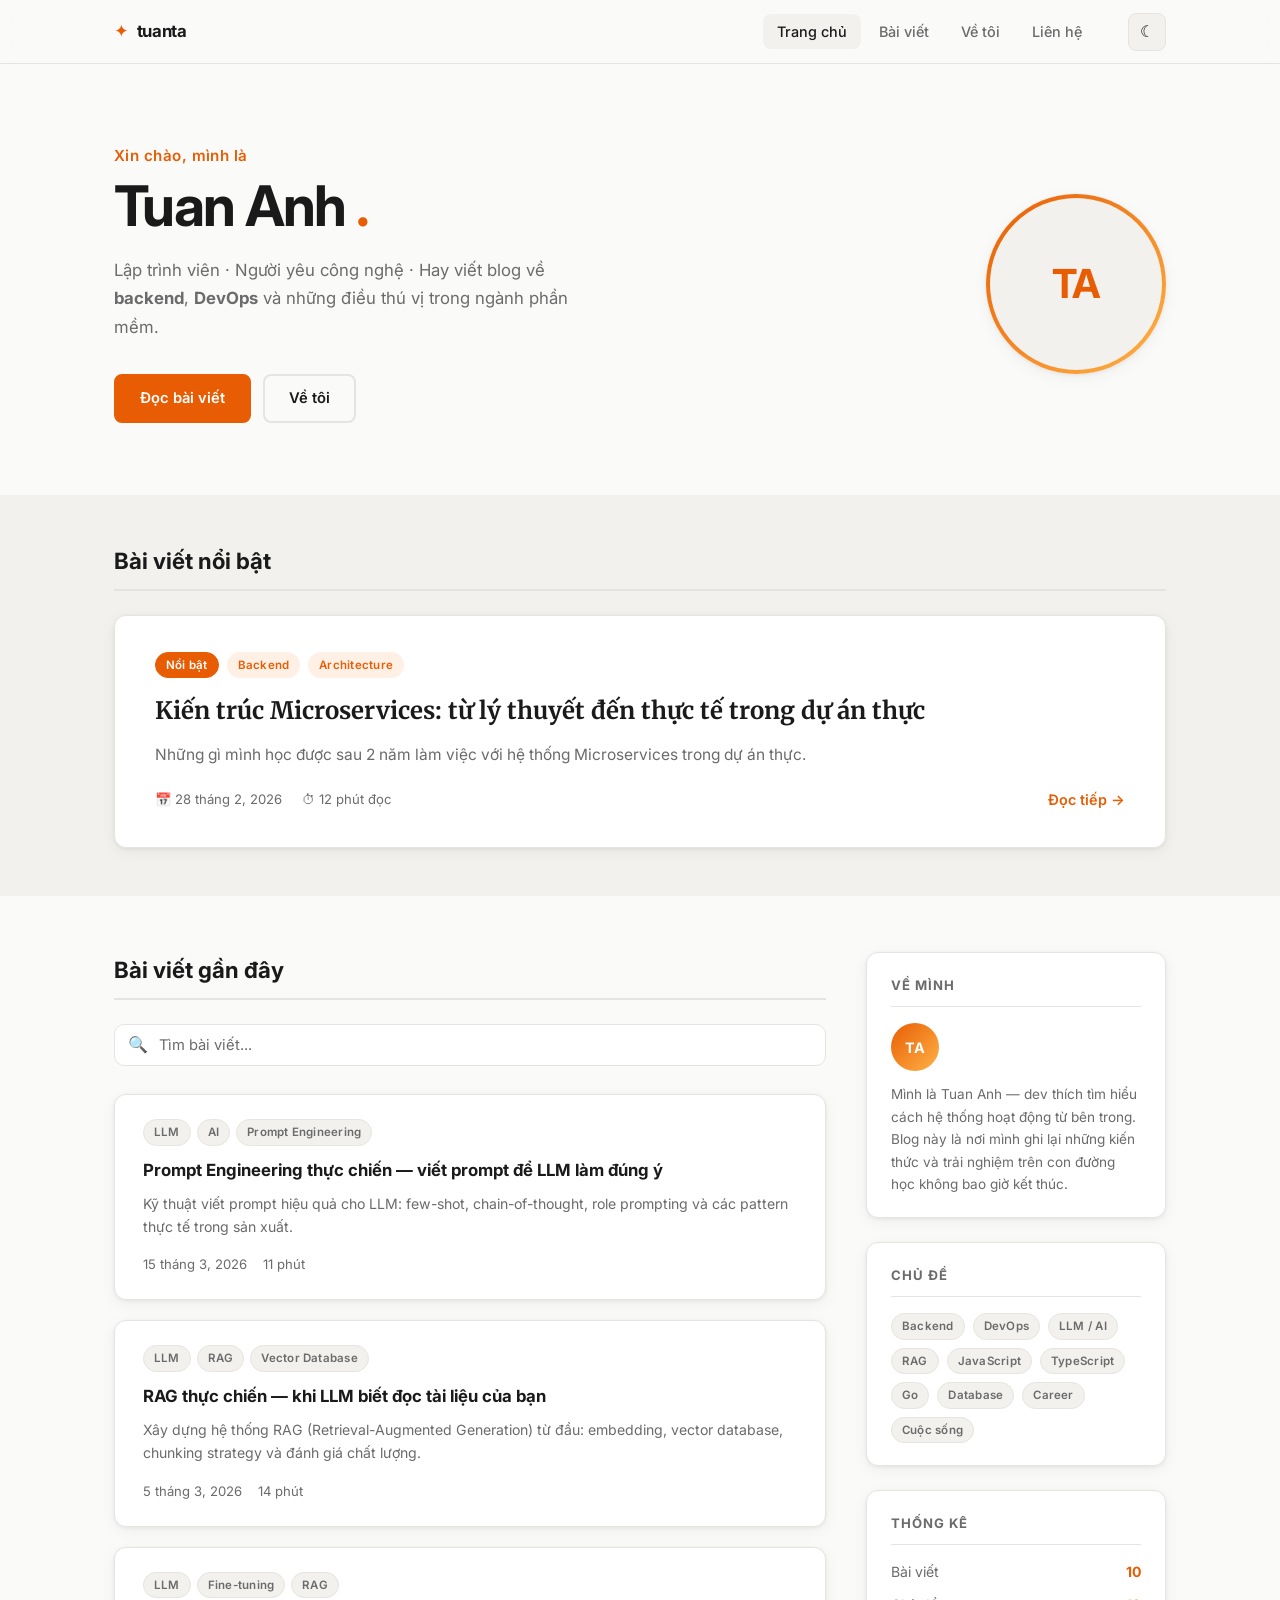
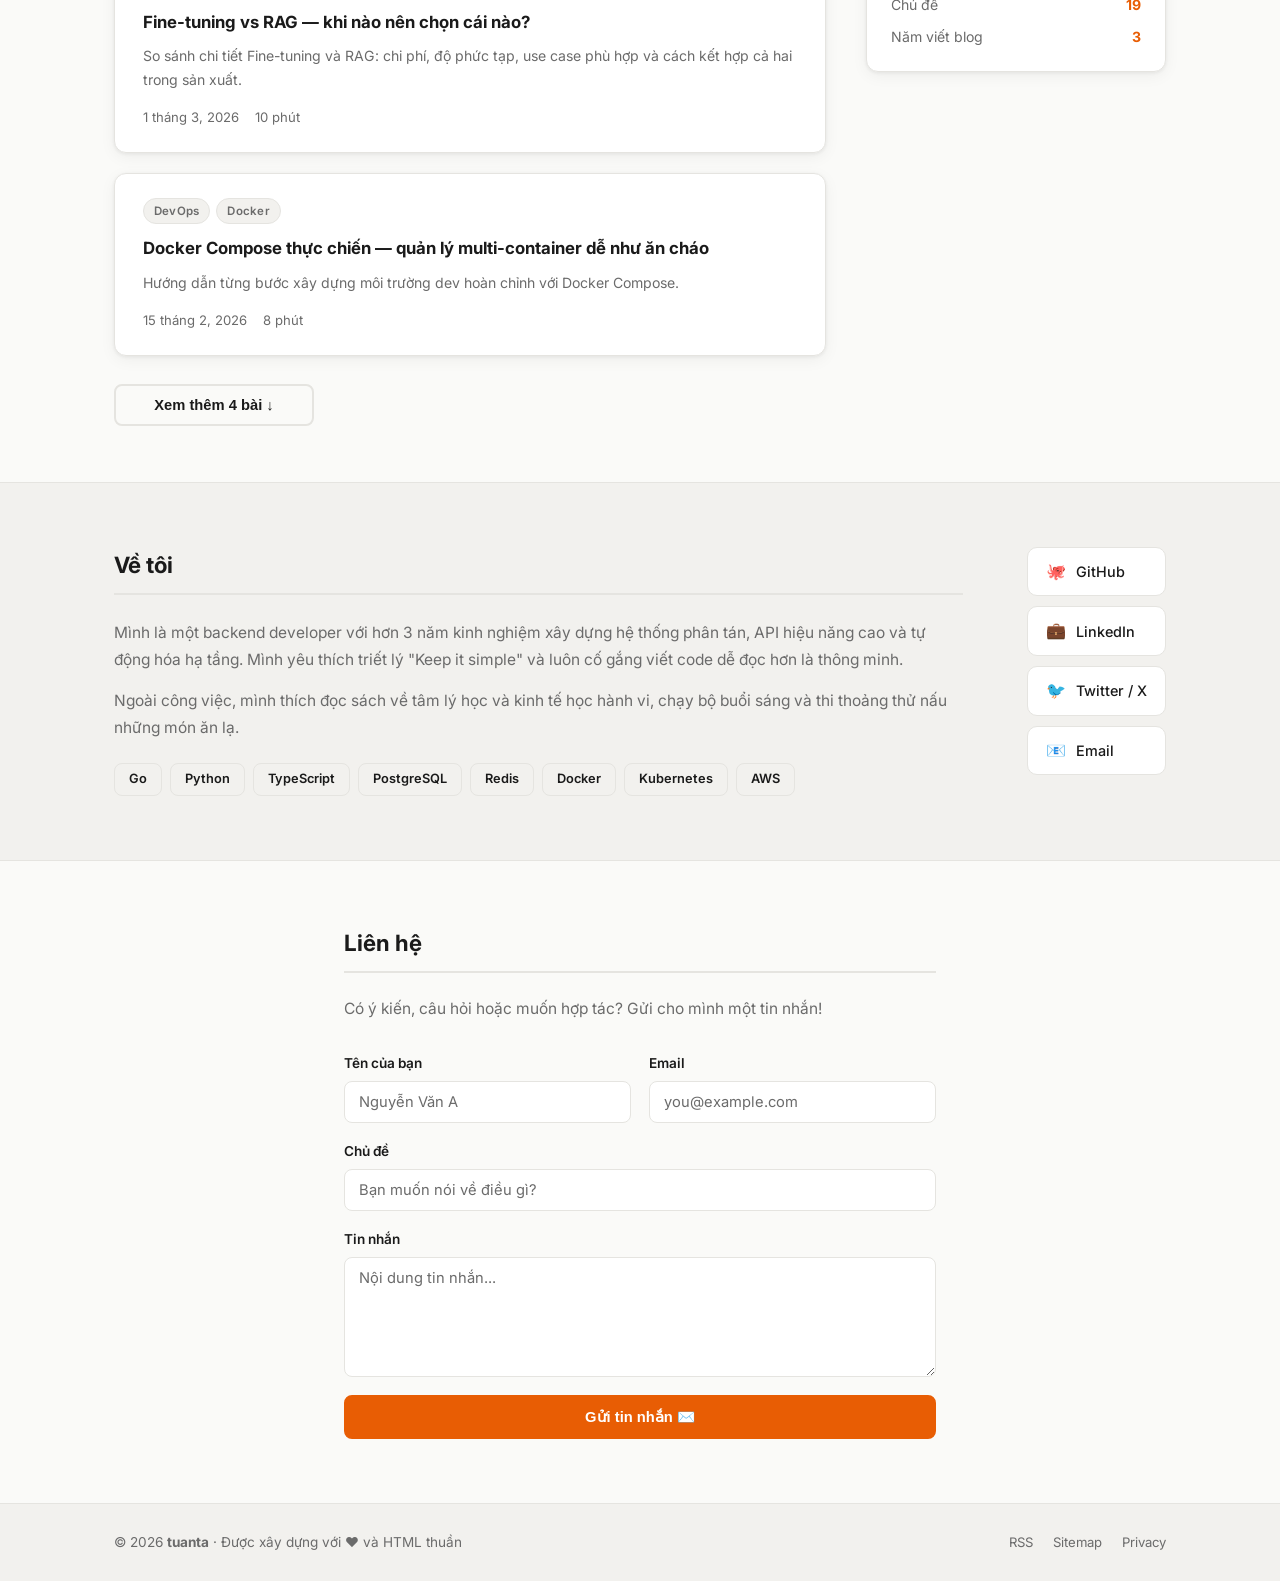
<file: index.html>
<!DOCTYPE html>
<html lang="vi" data-theme="light">
<head>
  <meta charset="UTF-8" />
  <meta name="viewport" content="width=device-width, initial-scale=1.0" />
  <title>Tuan's Blog — Chia sẻ kiến thức & trải nghiệm</title>
  <meta name="description" content="Blog cá nhân chia sẻ về lập trình, công nghệ và cuộc sống." />
  <link rel="stylesheet" href="style.css" />
  <link rel="preconnect" href="https://fonts.googleapis.com" />
  <link rel="preconnect" href="https://fonts.gstatic.com" crossorigin />
  <link href="https://fonts.googleapis.com/css2?family=Inter:wght@400;500;600;700&family=Merriweather:ital,wght@0,400;0,700;1,400&display=swap" rel="stylesheet" />
</head>
<body>

  <!-- ===== HEADER ===== -->
  <header class="header">
    <div class="container header__inner">
      <a href="#" class="logo">
        <span class="logo__icon">✦</span>
        <span class="logo__text">tuanta</span>
      </a>

      <nav class="nav" id="nav">
        <a href="#home"     class="nav__link active">Trang chủ</a>
        <a href="#posts"    class="nav__link">Bài viết</a>
        <a href="#about"    class="nav__link">Về tôi</a>
        <a href="#contact"  class="nav__link">Liên hệ</a>
      </nav>

      <div class="header__actions">
        <button class="theme-toggle" id="themeToggle" aria-label="Chuyển giao diện">
          <span class="theme-toggle__icon">☾</span>
        </button>
        <button class="hamburger" id="hamburger" aria-label="Mở menu">
          <span></span><span></span><span></span>
        </button>
      </div>
    </div>
  </header>

  <main>

    <!-- ===== HERO ===== -->
    <section class="hero" id="home">
      <div class="container hero__inner">
        <div class="hero__text">
          <p class="hero__greeting">Xin chào, mình là</p>
          <h1 class="hero__name">Tuan Anh <span class="accent">.</span></h1>
          <p class="hero__bio">
            Lập trình viên · Người yêu công nghệ · Hay viết blog về
            <strong>backend</strong>, <strong>DevOps</strong> và những điều thú vị
            trong ngành phần mềm.
          </p>
          <div class="hero__cta">
            <a href="#posts" class="btn btn--primary">Đọc bài viết</a>
            <a href="#about" class="btn btn--ghost">Về tôi</a>
          </div>
        </div>
        <div class="hero__avatar">
          <div class="avatar-ring">
            <div class="avatar-placeholder">TA</div>
          </div>
        </div>
      </div>
    </section>

    <!-- ===== FEATURED POST ===== -->
    <section class="featured" id="posts">
      <div class="container">
        <h2 class="section-title">Bài viết nổi bật</h2>
        <!-- Populated by script.js from posts/manifest.json -->
        <div id="featuredPost">
          <div class="post-skeleton post-skeleton--featured" aria-hidden="true">
            <div class="skeleton-line skeleton-line--tag"></div>
            <div class="skeleton-line skeleton-line--title"></div>
            <div class="skeleton-line"></div>
            <div class="skeleton-line skeleton-line--short"></div>
          </div>
        </div>
      </div>
    </section>

    <!-- ===== POST GRID + SIDEBAR ===== -->
    <section class="blog-section">
      <div class="container blog-layout">

        <!-- POST LIST -->
        <div class="posts">
          <h2 class="section-title">Bài viết gần đây</h2>

          <div class="search-bar">
            <input type="text" id="searchInput" placeholder="Tìm bài viết..." class="search-bar__input" />
            <span class="search-bar__icon">🔍</span>
          </div>

          <div class="post-list" id="postList">
            <!-- Populated dynamically by script.js -->
            <div class="post-skeleton" aria-hidden="true"><div class="skeleton-line skeleton-line--tag"></div><div class="skeleton-line skeleton-line--title"></div><div class="skeleton-line"></div></div>
            <div class="post-skeleton" aria-hidden="true"><div class="skeleton-line skeleton-line--tag"></div><div class="skeleton-line skeleton-line--title"></div><div class="skeleton-line"></div></div>
            <div class="post-skeleton" aria-hidden="true"><div class="skeleton-line skeleton-line--tag"></div><div class="skeleton-line skeleton-line--title"></div><div class="skeleton-line"></div></div>
            <div class="post-skeleton" aria-hidden="true"><div class="skeleton-line skeleton-line--tag"></div><div class="skeleton-line skeleton-line--title"></div><div class="skeleton-line"></div></div>
          </div><!-- /.post-list -->

          <div class="no-results" id="noResults" style="display:none;">
            <p>Không tìm thấy bài viết nào.</p>
          </div>

          <div class="load-more-wrap">
            <button id="loadMoreBtn" class="btn btn--ghost load-more-btn" style="display:none;">
              Xem thêm bài ↓
            </button>
          </div>
        </div><!-- /.posts -->

        <!-- SIDEBAR -->
        <aside class="sidebar">

          <div class="widget">
            <h4 class="widget__title">Về mình</h4>
            <div class="widget-about">
              <div class="widget-about__avatar">TA</div>
              <p class="widget-about__bio">
                Mình là Tuan Anh — dev thích tìm hiểu cách hệ thống hoạt động từ bên trong.
                Blog này là nơi mình ghi lại những kiến thức và trải nghiệm trên con đường
                học không bao giờ kết thúc.
              </p>
            </div>
          </div>

          <div class="widget">
            <h4 class="widget__title">Chủ đề</h4>
            <div class="tag-cloud">
              <a href="#" class="tag tag--link" data-filter="backend">Backend</a>
              <a href="#" class="tag tag--link" data-filter="devops">DevOps</a>
              <a href="#" class="tag tag--link" data-filter="llm">LLM / AI</a>
              <a href="#" class="tag tag--link" data-filter="rag">RAG</a>
              <a href="#" class="tag tag--link" data-filter="javascript">JavaScript</a>
              <a href="#" class="tag tag--link" data-filter="typescript">TypeScript</a>
              <a href="#" class="tag tag--link" data-filter="golang">Go</a>
              <a href="#" class="tag tag--link" data-filter="database">Database</a>
              <a href="#" class="tag tag--link" data-filter="career">Career</a>
              <a href="#" class="tag tag--link" data-filter="life">Cuộc sống</a>
            </div>
          </div>

          <div class="widget">
            <h4 class="widget__title">Thống kê</h4>
            <ul class="stats-list">
              <li><span>Bài viết</span><strong id="statTotal">—</strong></li>
              <li><span>Chủ đề</span><strong id="statTags">—</strong></li>
              <li><span>Năm viết blog</span><strong>3</strong></li>
            </ul>
          </div>

        </aside>

      </div>
    </section>

    <!-- ===== ABOUT ===== -->
    <section class="about-section" id="about">
      <div class="container about-inner">
        <div class="about-text">
          <h2 class="section-title">Về tôi</h2>
          <p>
            Mình là một backend developer với hơn 3 năm kinh nghiệm xây dựng hệ thống
            phân tán, API hiệu năng cao và tự động hóa hạ tầng. Mình yêu thích triết lý
            "Keep it simple" và luôn cố gắng viết code dễ đọc hơn là thông minh.
          </p>
          <p>
            Ngoài công việc, mình thích đọc sách về tâm lý học và kinh tế học hành vi,
            chạy bộ buổi sáng và thi thoảng thử nấu những món ăn lạ.
          </p>
          <div class="skills">
            <span class="skill-badge">Go</span>
            <span class="skill-badge">Python</span>
            <span class="skill-badge">TypeScript</span>
            <span class="skill-badge">PostgreSQL</span>
            <span class="skill-badge">Redis</span>
            <span class="skill-badge">Docker</span>
            <span class="skill-badge">Kubernetes</span>
            <span class="skill-badge">AWS</span>
          </div>
        </div>
        <div class="about-links">
          <a href="#" class="social-link">
            <span class="social-link__icon">🐙</span>GitHub
          </a>
          <a href="#" class="social-link">
            <span class="social-link__icon">💼</span>LinkedIn
          </a>
          <a href="#" class="social-link">
            <span class="social-link__icon">🐦</span>Twitter / X
          </a>
          <a href="#" class="social-link">
            <span class="social-link__icon">📧</span>Email
          </a>
        </div>
      </div>
    </section>

    <!-- ===== CONTACT ===== -->
    <section class="contact-section" id="contact">
      <div class="container contact-inner">
        <h2 class="section-title">Liên hệ</h2>
        <p class="contact-desc">Có ý kiến, câu hỏi hoặc muốn hợp tác? Gửi cho mình một tin nhắn!</p>
        <form class="contact-form" id="contactForm">
          <div class="form-row">
            <div class="form-group">
              <label for="name">Tên của bạn</label>
              <input type="text" id="name" name="name" placeholder="Nguyễn Văn A" required />
            </div>
            <div class="form-group">
              <label for="email">Email</label>
              <input type="email" id="email" name="email" placeholder="you@example.com" required />
            </div>
          </div>
          <div class="form-group">
            <label for="subject">Chủ đề</label>
            <input type="text" id="subject" name="subject" placeholder="Bạn muốn nói về điều gì?" />
          </div>
          <div class="form-group">
            <label for="message">Tin nhắn</label>
            <textarea id="message" name="message" rows="5" placeholder="Nội dung tin nhắn..." required></textarea>
          </div>
          <button type="submit" class="btn btn--primary btn--full">Gửi tin nhắn ✉️</button>
          <div class="form-success" id="formSuccess">
            Cảm ơn bạn! Mình sẽ phản hồi sớm nhất có thể. 🎉
          </div>
        </form>
      </div>
    </section>

  </main>

  <!-- ===== FOOTER ===== -->
  <footer class="footer">
    <div class="container footer__inner">
      <p>© 2026 <strong>tuanta</strong> · Được xây dựng với ❤️ và HTML thuần</p>
      <div class="footer__links">
        <a href="#">RSS</a>
        <a href="#">Sitemap</a>
        <a href="#">Privacy</a>
      </div>
    </div>
  </footer>

  <script src="script.js"></script>
</body>
</html>
</file>
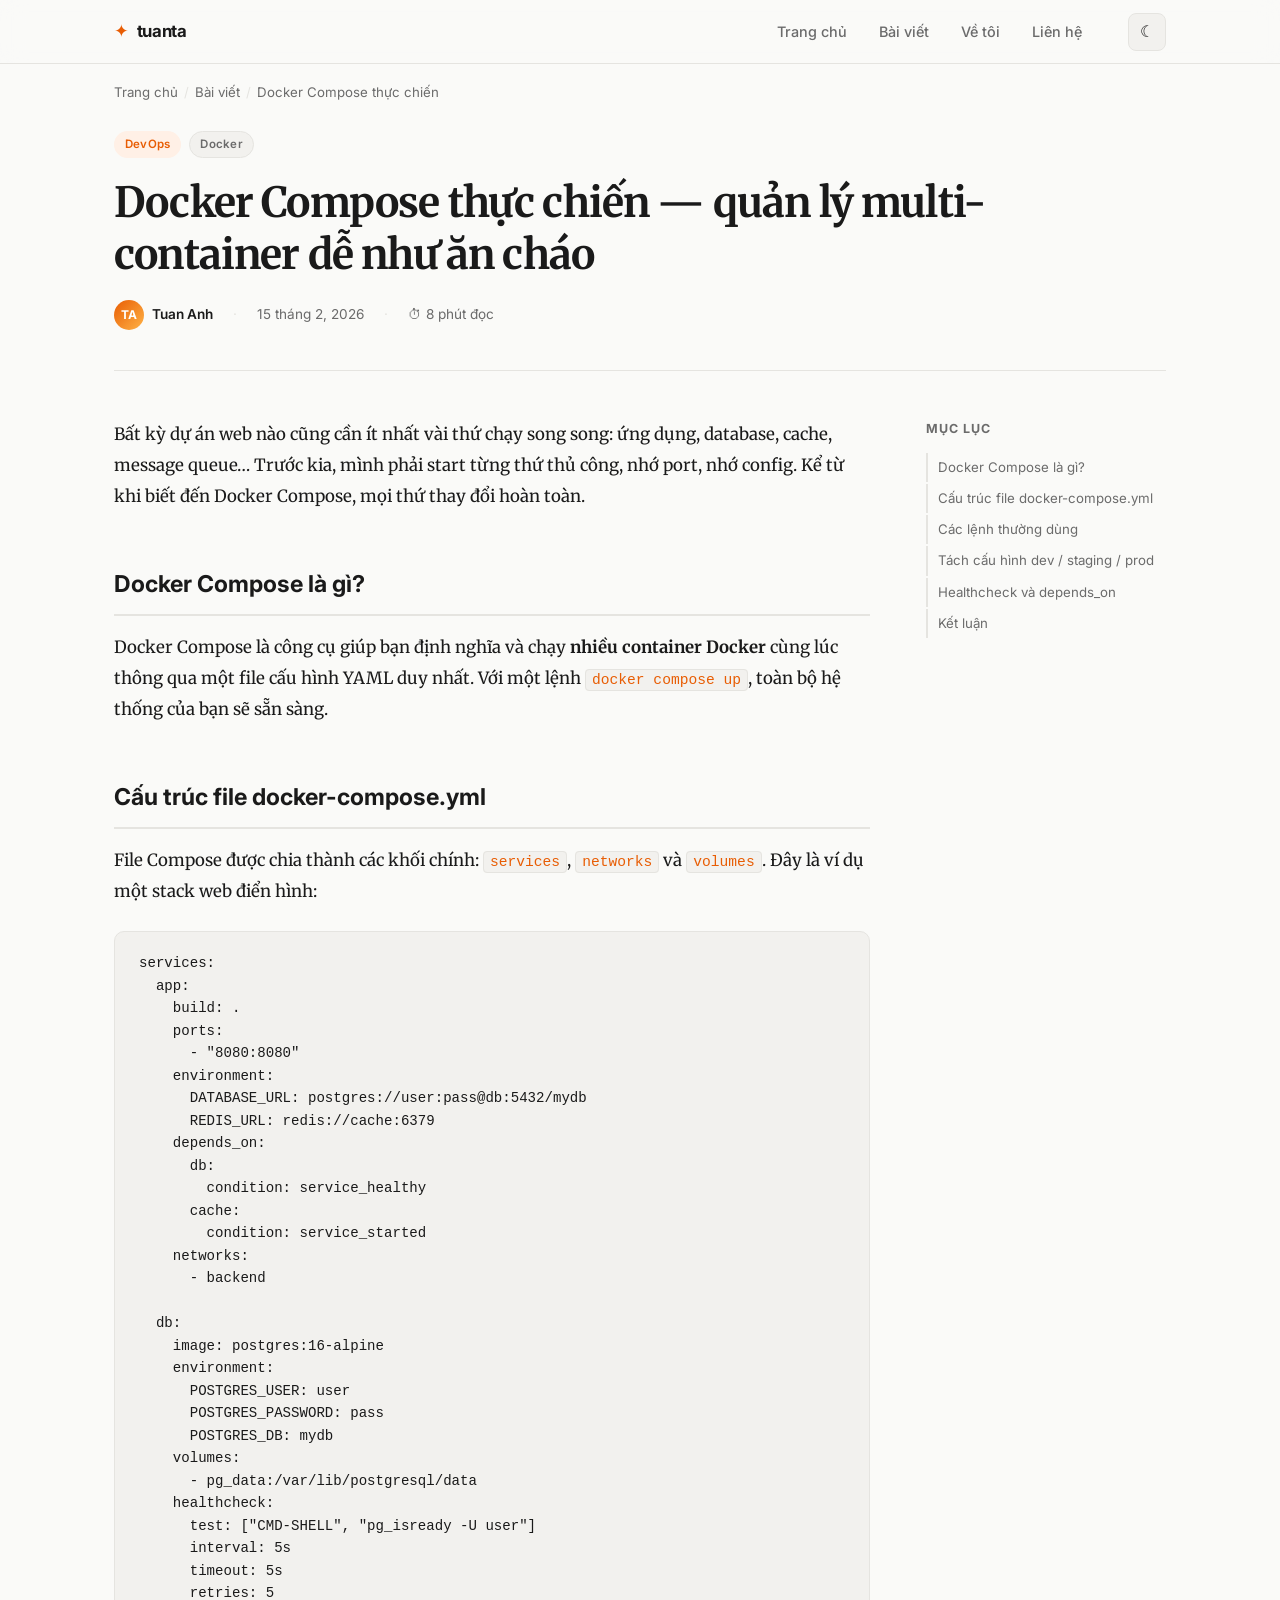
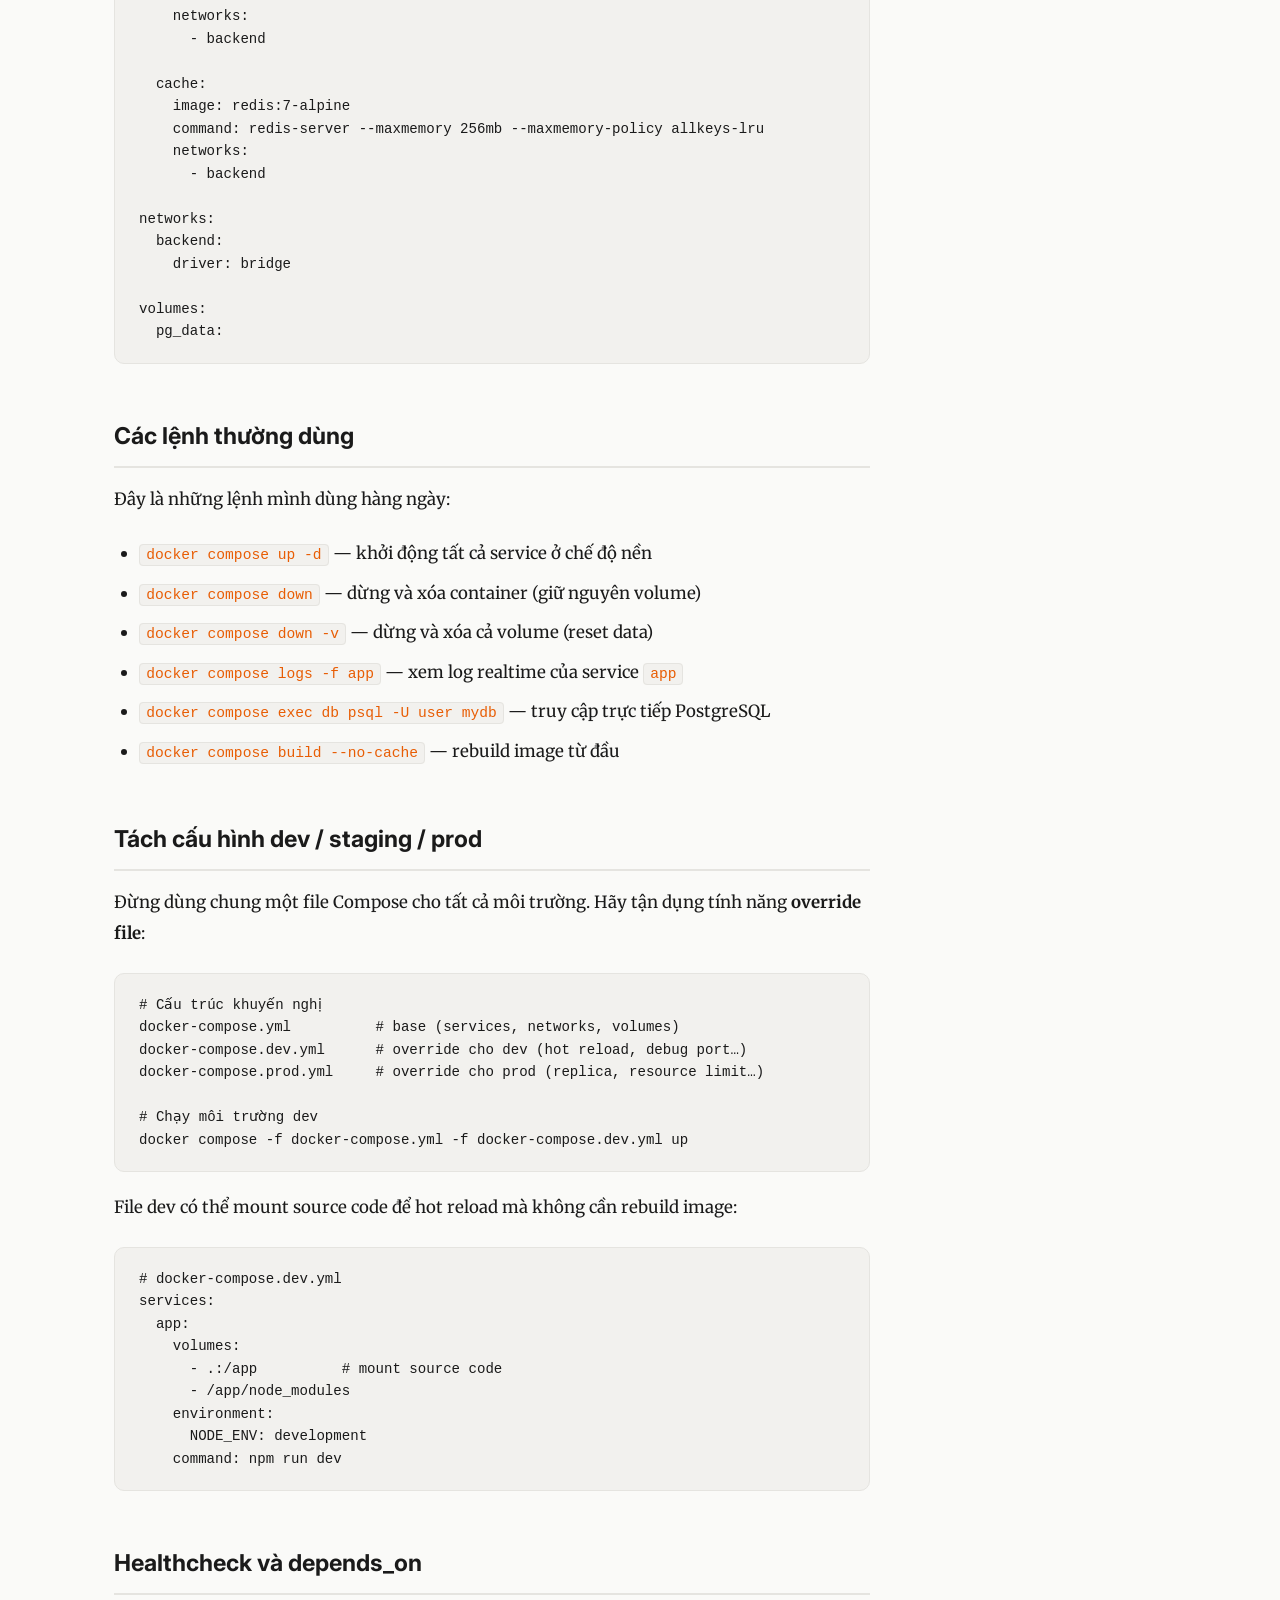
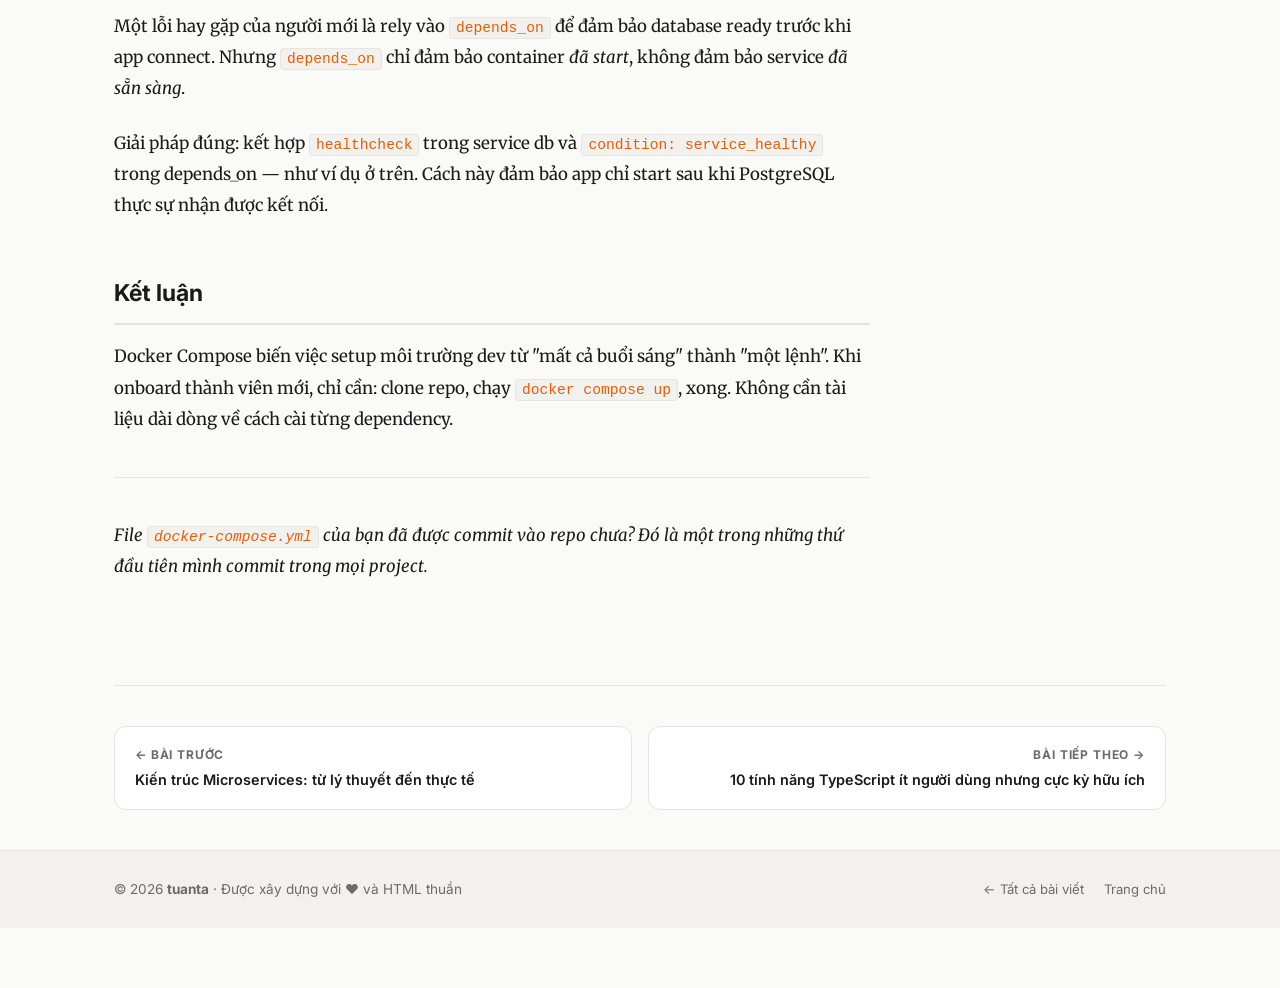
<file: posts/docker-compose-thuc-chien.html>
<!DOCTYPE html>
<html lang="vi" data-theme="light">
<head>
  <meta charset="UTF-8" />
  <meta name="viewport" content="width=device-width, initial-scale=1.0" />
  <title>Docker Compose thực chiến — tuanta</title>
  <meta name="description" content="Hướng dẫn từng bước xây dựng môi trường dev hoàn chỉnh với Docker Compose." />
  <link rel="stylesheet" href="../style.css" />
  <link rel="preconnect" href="https://fonts.googleapis.com" />
  <link rel="preconnect" href="https://fonts.gstatic.com" crossorigin />
  <link href="https://fonts.googleapis.com/css2?family=Inter:wght@400;500;600;700&family=Merriweather:ital,wght@0,400;0,700;1,400&display=swap" rel="stylesheet" />
</head>
<body>

<main>
  <div class="container">

    <nav class="breadcrumb">
      <a href="../index.html">Trang chủ</a>
      <span class="breadcrumb__sep">/</span>
      <a href="../index.html#posts">Bài viết</a>
      <span class="breadcrumb__sep">/</span>
      <span>Docker Compose thực chiến</span>
    </nav>

    <header class="article-header">
      <div class="article-header__tags">
        <span class="tag tag--cat">DevOps</span>
        <span class="tag">Docker</span>
      </div>
      <h1 class="article-title">Docker Compose thực chiến — quản lý multi-container dễ như ăn cháo</h1>
      <div class="article-meta">
        <span class="article-meta__author">
          <span class="article-meta__avatar">TA</span>
          Tuan Anh
        </span>
        <span class="article-meta__sep">·</span>
        <span>15 tháng 2, 2026</span>
        <span class="article-meta__sep">·</span>
        <span>⏱ 8 phút đọc</span>
      </div>
    </header>

    <div class="post-layout">
      <article class="article-body">

        <p>
          Bất kỳ dự án web nào cũng cần ít nhất vài thứ chạy song song: ứng dụng, database,
          cache, message queue… Trước kia, mình phải start từng thứ thủ công, nhớ port, nhớ
          config. Kể từ khi biết đến Docker Compose, mọi thứ thay đổi hoàn toàn.
        </p>

        <h2 id="docker-compose-la-gi">Docker Compose là gì?</h2>

        <p>
          Docker Compose là công cụ giúp bạn định nghĩa và chạy <strong>nhiều container Docker</strong>
          cùng lúc thông qua một file cấu hình YAML duy nhất. Với một lệnh
          <code>docker compose up</code>, toàn bộ hệ thống của bạn sẽ sẵn sàng.
        </p>

        <h2 id="cau-truc-file">Cấu trúc file docker-compose.yml</h2>

        <p>
          File Compose được chia thành các khối chính: <code>services</code>, <code>networks</code>
          và <code>volumes</code>. Đây là ví dụ một stack web điển hình:
        </p>

<pre><code>services:
  app:
    build: .
    ports:
      - "8080:8080"
    environment:
      DATABASE_URL: postgres://user:pass@db:5432/mydb
      REDIS_URL: redis://cache:6379
    depends_on:
      db:
        condition: service_healthy
      cache:
        condition: service_started
    networks:
      - backend

  db:
    image: postgres:16-alpine
    environment:
      POSTGRES_USER: user
      POSTGRES_PASSWORD: pass
      POSTGRES_DB: mydb
    volumes:
      - pg_data:/var/lib/postgresql/data
    healthcheck:
      test: ["CMD-SHELL", "pg_isready -U user"]
      interval: 5s
      timeout: 5s
      retries: 5
    networks:
      - backend

  cache:
    image: redis:7-alpine
    command: redis-server --maxmemory 256mb --maxmemory-policy allkeys-lru
    networks:
      - backend

networks:
  backend:
    driver: bridge

volumes:
  pg_data:</code></pre>

        <h2 id="cac-lenh-thuong-dung">Các lệnh thường dùng</h2>

        <p>Đây là những lệnh mình dùng hàng ngày:</p>

        <ul>
          <li><code>docker compose up -d</code> — khởi động tất cả service ở chế độ nền</li>
          <li><code>docker compose down</code> — dừng và xóa container (giữ nguyên volume)</li>
          <li><code>docker compose down -v</code> — dừng và xóa cả volume (reset data)</li>
          <li><code>docker compose logs -f app</code> — xem log realtime của service <code>app</code></li>
          <li><code>docker compose exec db psql -U user mydb</code> — truy cập trực tiếp PostgreSQL</li>
          <li><code>docker compose build --no-cache</code> — rebuild image từ đầu</li>
        </ul>

        <h2 id="dev-vs-prod">Tách cấu hình dev / staging / prod</h2>

        <p>
          Đừng dùng chung một file Compose cho tất cả môi trường. Hãy tận dụng tính năng
          <strong>override file</strong>:
        </p>

<pre><code># Cấu trúc khuyến nghị
docker-compose.yml          # base (services, networks, volumes)
docker-compose.dev.yml      # override cho dev (hot reload, debug port…)
docker-compose.prod.yml     # override cho prod (replica, resource limit…)

# Chạy môi trường dev
docker compose -f docker-compose.yml -f docker-compose.dev.yml up</code></pre>

        <p>
          File dev có thể mount source code để hot reload mà không cần rebuild image:
        </p>

<pre><code># docker-compose.dev.yml
services:
  app:
    volumes:
      - .:/app          # mount source code
      - /app/node_modules
    environment:
      NODE_ENV: development
    command: npm run dev</code></pre>

        <h2 id="healthcheck-va-depends-on">Healthcheck và depends_on</h2>

        <p>
          Một lỗi hay gặp của người mới là rely vào <code>depends_on</code> để đảm bảo
          database ready trước khi app connect. Nhưng <code>depends_on</code> chỉ đảm bảo
          container <em>đã start</em>, không đảm bảo service <em>đã sẵn sàng</em>.
        </p>

        <p>
          Giải pháp đúng: kết hợp <code>healthcheck</code> trong service db và
          <code>condition: service_healthy</code> trong depends_on — như ví dụ ở trên.
          Cách này đảm bảo app chỉ start sau khi PostgreSQL thực sự nhận được kết nối.
        </p>

        <h2 id="ket-luan">Kết luận</h2>

        <p>
          Docker Compose biến việc setup môi trường dev từ "mất cả buổi sáng" thành
          "một lệnh". Khi onboard thành viên mới, chỉ cần: clone repo, chạy
          <code>docker compose up</code>, xong. Không cần tài liệu dài dòng về cách cài
          từng dependency.
        </p>

        <hr />

        <p><em>File <code>docker-compose.yml</code> của bạn đã được commit vào repo chưa? Đó là một trong những thứ đầu tiên mình commit trong mọi project.</em></p>

      </article>

      <aside class="toc">
        <p class="toc__title">Mục lục</p>
        <div id="toc"></div>
      </aside>
    </div>

  </div>

  <div class="container">
    <nav class="post-nav">
      <a href="microservices-architecture.html" class="post-nav__item">
        <span class="post-nav__label">← Bài trước</span>
        <span class="post-nav__title">Kiến trúc Microservices: từ lý thuyết đến thực tế</span>
      </a>
      <a href="typescript-tinh-nang-hay.html" class="post-nav__item post-nav__item--next">
        <span class="post-nav__label">Bài tiếp theo →</span>
        <span class="post-nav__title">10 tính năng TypeScript ít người dùng nhưng cực kỳ hữu ích</span>
      </a>
    </nav>
  </div>
</main>

<script src="../shared.js"></script>
</body>
</html>
</file>
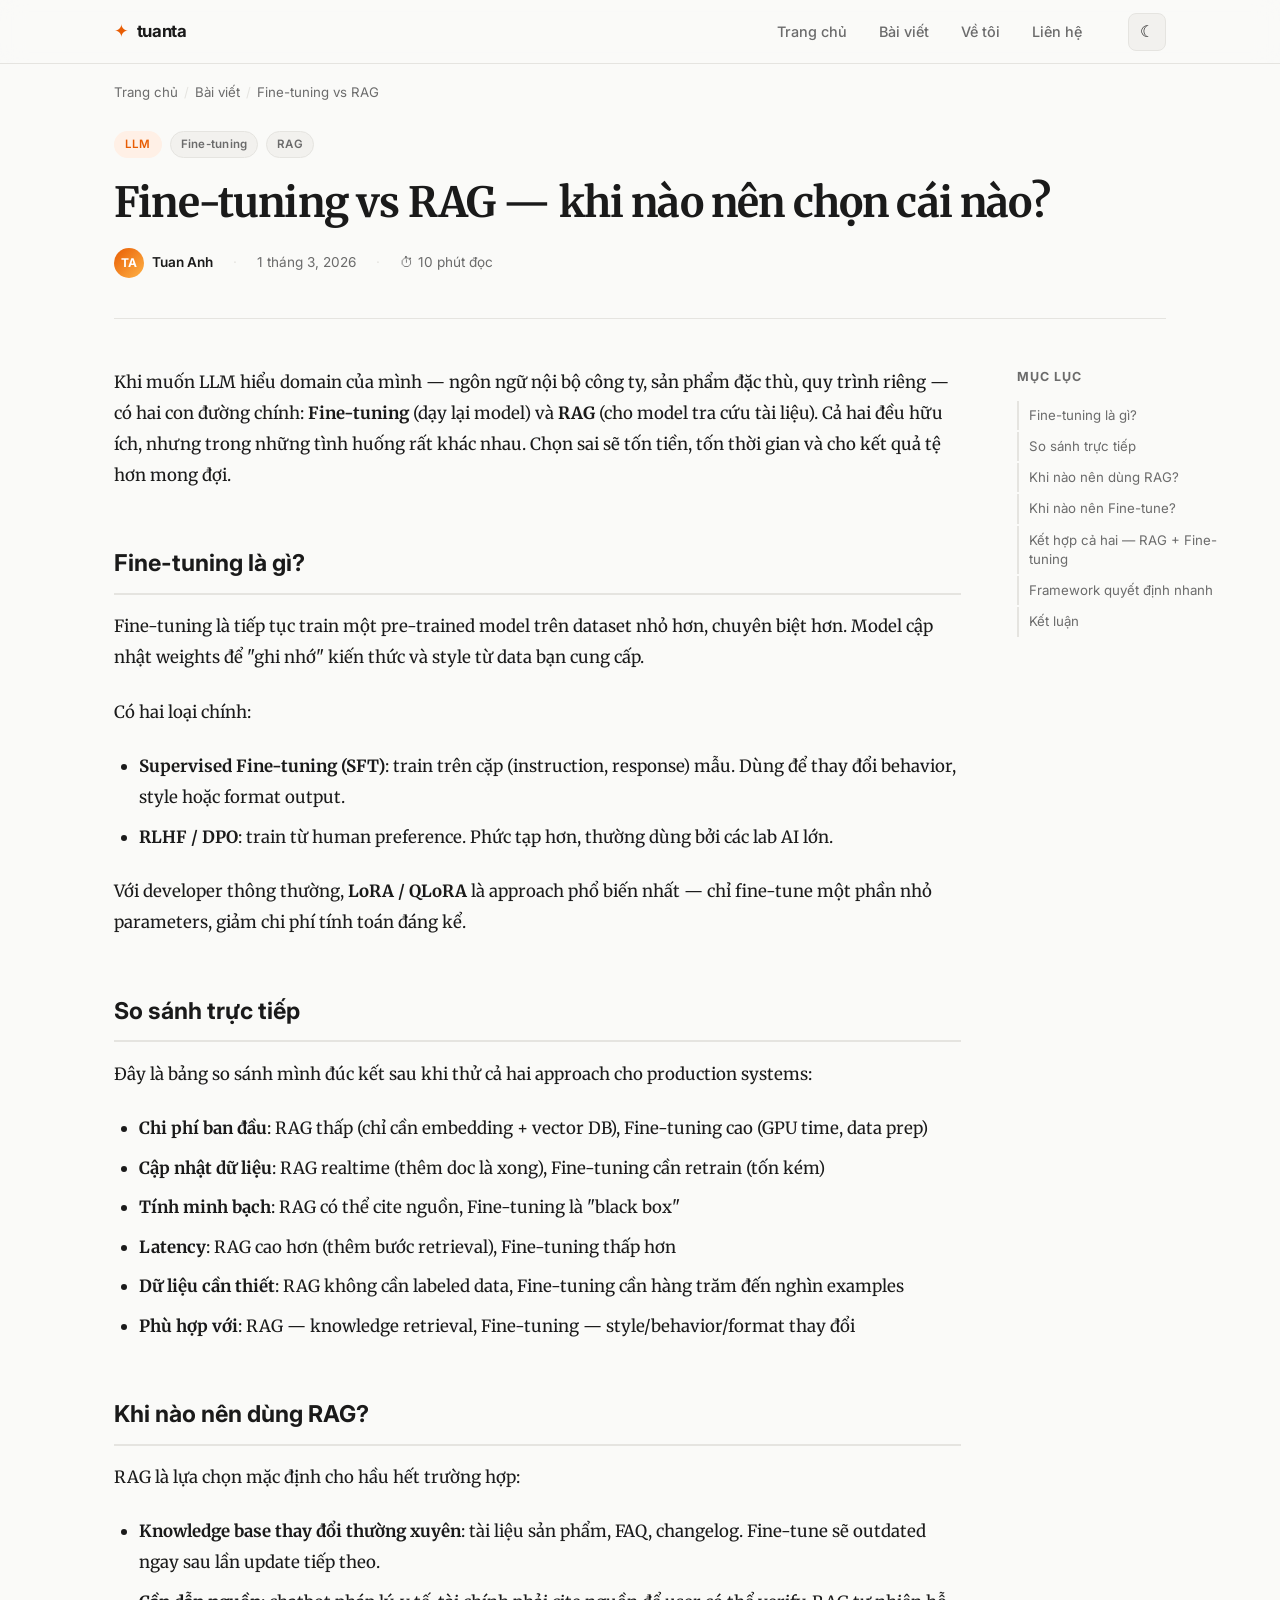
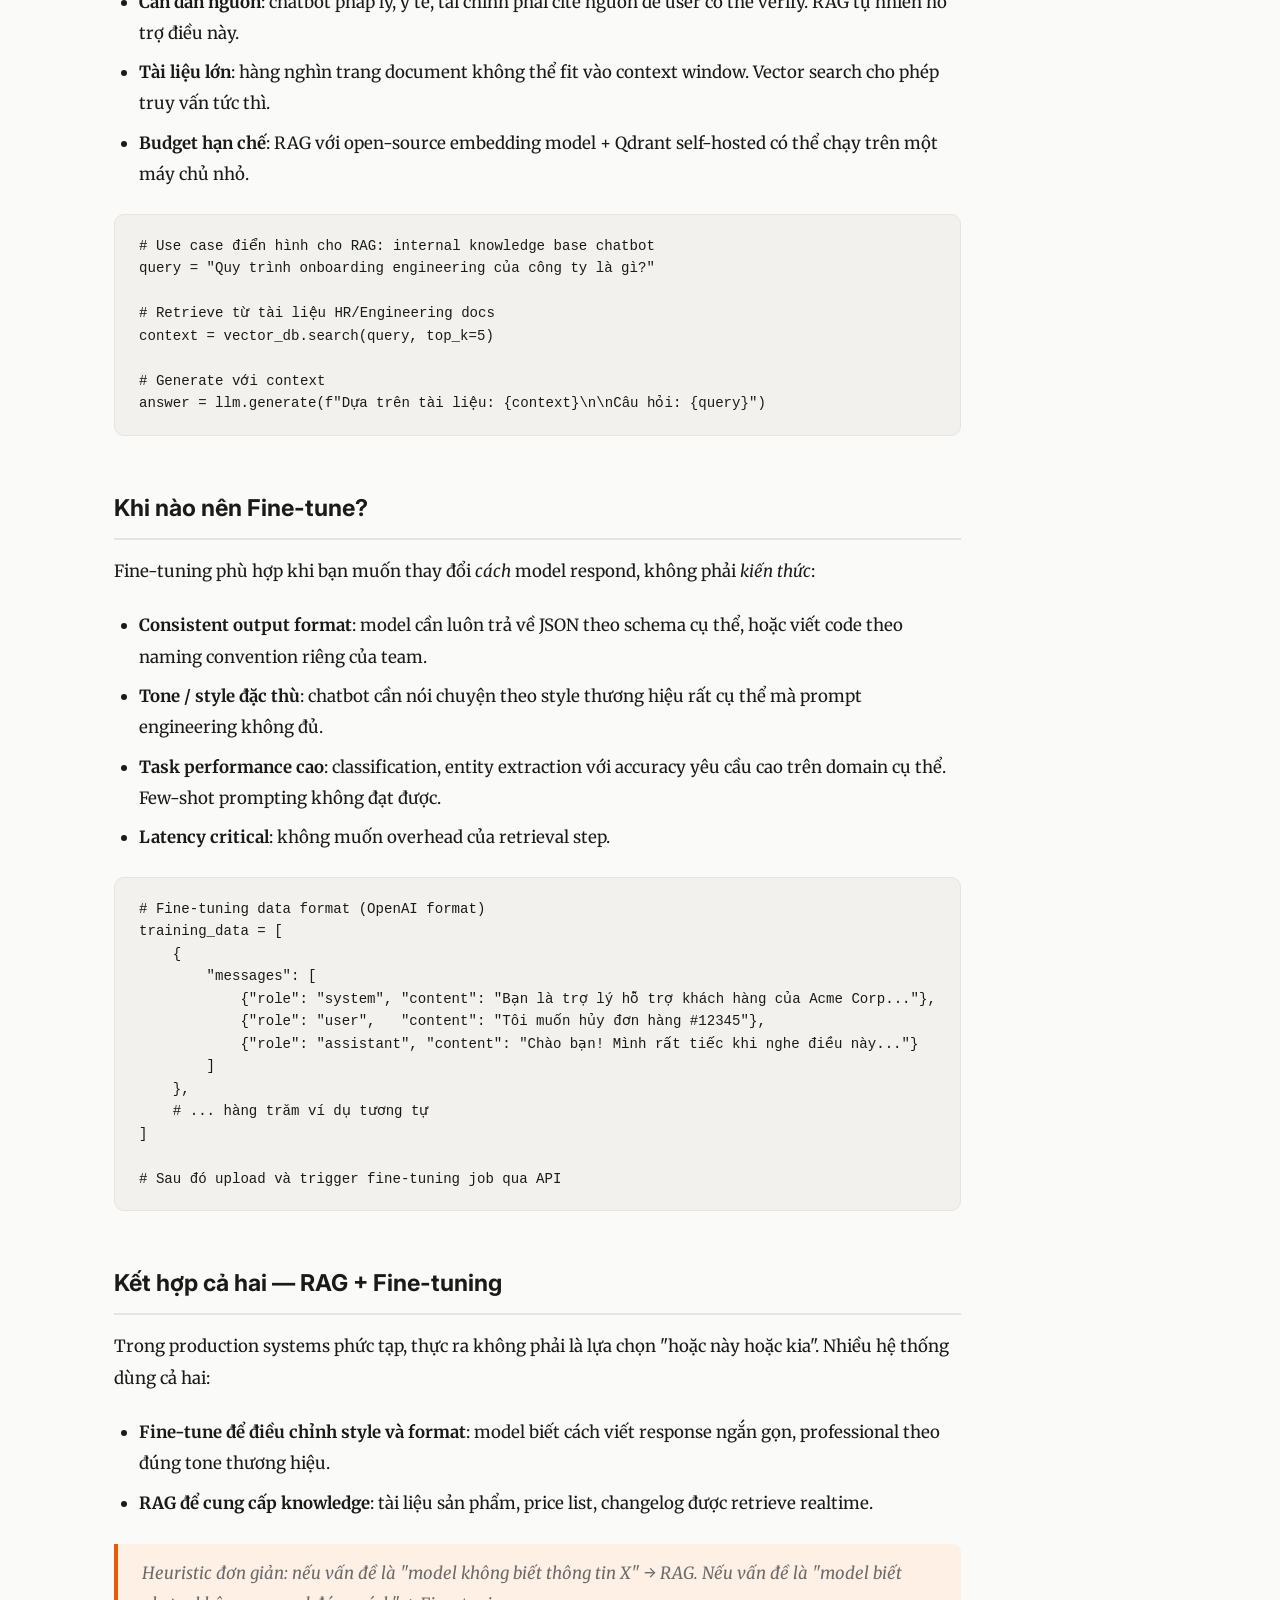
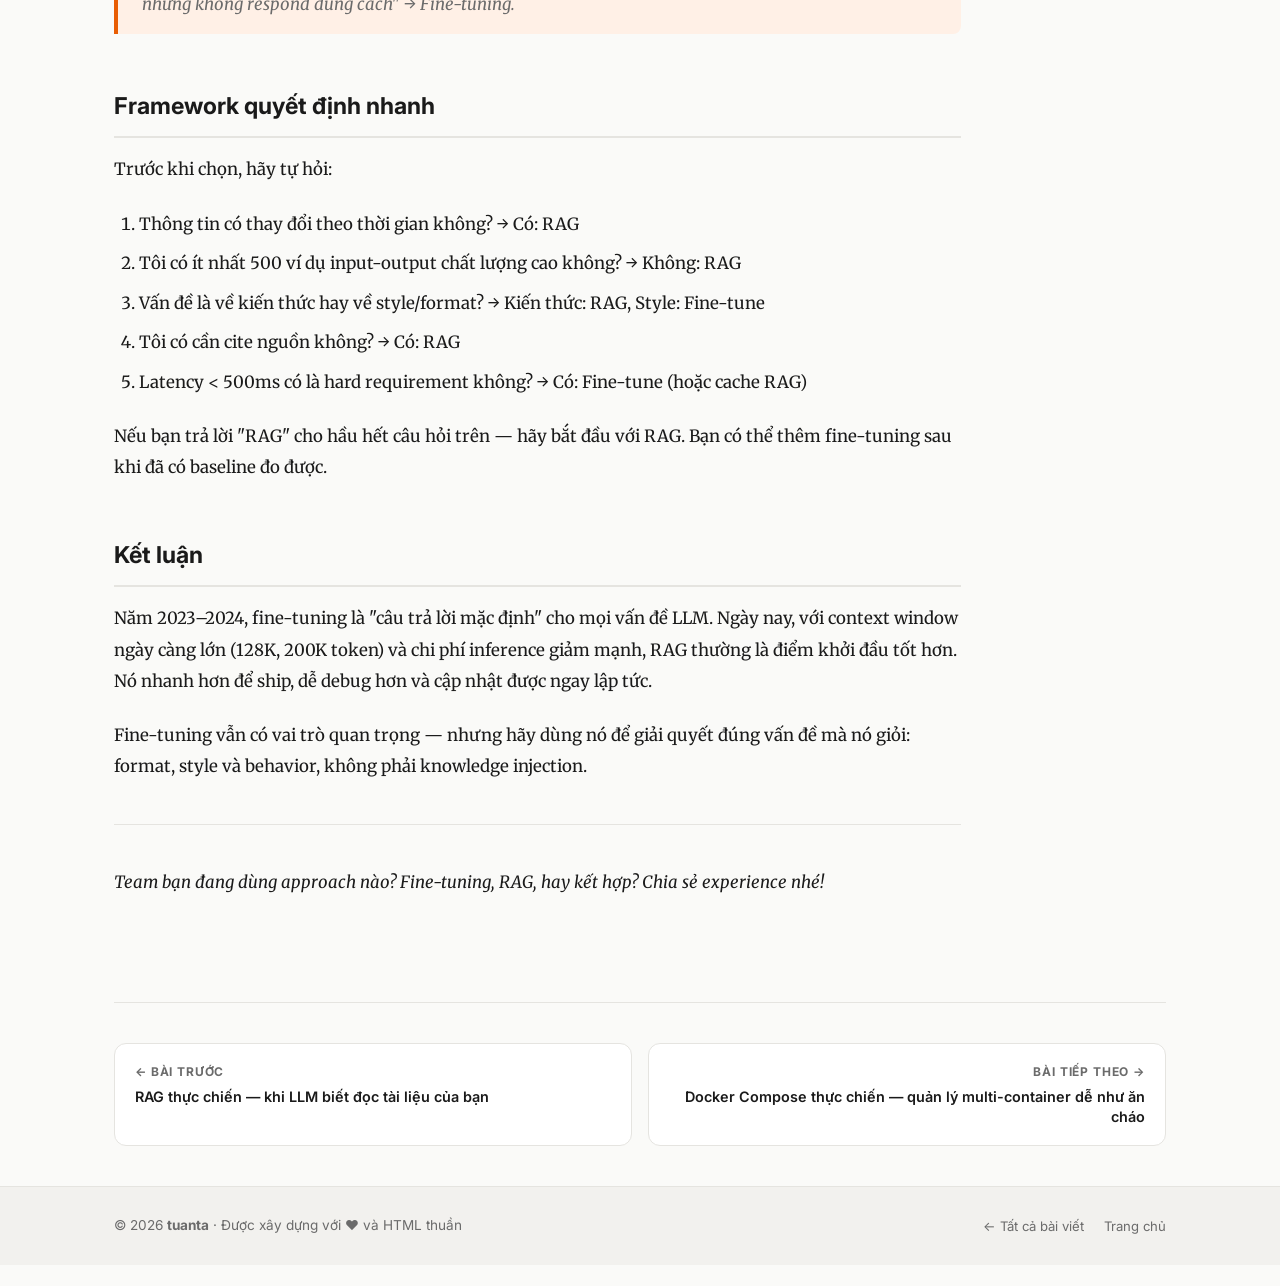
<file: posts/fine-tuning-vs-rag.html>
<!DOCTYPE html>
<html lang="vi" data-theme="light">
<head>
  <meta charset="UTF-8" />
  <meta name="viewport" content="width=device-width, initial-scale=1.0" />
  <title>Fine-tuning vs RAG — khi nào nên chọn cái nào? — tuanta</title>
  <meta name="description" content="So sánh chi tiết Fine-tuning và RAG: chi phí, độ phức tạp, use case phù hợp và cách kết hợp cả hai trong sản xuất." />
  <link rel="stylesheet" href="../style.css" />
  <link rel="preconnect" href="https://fonts.googleapis.com" />
  <link rel="preconnect" href="https://fonts.gstatic.com" crossorigin />
  <link href="https://fonts.googleapis.com/css2?family=Inter:wght@400;500;600;700&family=Merriweather:ital,wght@0,400;0,700;1,400&display=swap" rel="stylesheet" />
</head>
<body>

<main>
  <div class="container">

    <nav class="breadcrumb">
      <a href="../index.html">Trang chủ</a>
      <span class="breadcrumb__sep">/</span>
      <a href="../index.html#posts">Bài viết</a>
      <span class="breadcrumb__sep">/</span>
      <span>Fine-tuning vs RAG</span>
    </nav>

    <header class="article-header">
      <div class="article-header__tags">
        <span class="tag tag--cat">LLM</span>
        <span class="tag">Fine-tuning</span>
        <span class="tag">RAG</span>
      </div>
      <h1 class="article-title">Fine-tuning vs RAG — khi nào nên chọn cái nào?</h1>
      <div class="article-meta">
        <span class="article-meta__author">
          <span class="article-meta__avatar">TA</span>
          Tuan Anh
        </span>
        <span class="article-meta__sep">·</span>
        <span>1 tháng 3, 2026</span>
        <span class="article-meta__sep">·</span>
        <span>⏱ 10 phút đọc</span>
      </div>
    </header>

    <div class="post-layout">
      <article class="article-body">

        <p>
          Khi muốn LLM hiểu domain của mình — ngôn ngữ nội bộ công ty, sản phẩm đặc thù,
          quy trình riêng — có hai con đường chính: <strong>Fine-tuning</strong> (dạy lại model)
          và <strong>RAG</strong> (cho model tra cứu tài liệu). Cả hai đều hữu ích, nhưng
          trong những tình huống rất khác nhau. Chọn sai sẽ tốn tiền, tốn thời gian và
          cho kết quả tệ hơn mong đợi.
        </p>

        <h2 id="fine-tuning-la-gi">Fine-tuning là gì?</h2>

        <p>
          Fine-tuning là tiếp tục train một pre-trained model trên dataset nhỏ hơn, chuyên
          biệt hơn. Model cập nhật weights để "ghi nhớ" kiến thức và style từ data bạn cung cấp.
        </p>

        <p>
          Có hai loại chính:
        </p>

        <ul>
          <li>
            <strong>Supervised Fine-tuning (SFT)</strong>: train trên cặp (instruction, response)
            mẫu. Dùng để thay đổi behavior, style hoặc format output.
          </li>
          <li>
            <strong>RLHF / DPO</strong>: train từ human preference. Phức tạp hơn, thường
            dùng bởi các lab AI lớn.
          </li>
        </ul>

        <p>
          Với developer thông thường, <strong>LoRA / QLoRA</strong> là approach phổ biến nhất —
          chỉ fine-tune một phần nhỏ parameters, giảm chi phí tính toán đáng kể.
        </p>

        <h2 id="so-sanh-truc-tiep">So sánh trực tiếp</h2>

        <p>
          Đây là bảng so sánh mình đúc kết sau khi thử cả hai approach cho production systems:
        </p>

        <ul>
          <li><strong>Chi phí ban đầu</strong>: RAG thấp (chỉ cần embedding + vector DB), Fine-tuning cao (GPU time, data prep)</li>
          <li><strong>Cập nhật dữ liệu</strong>: RAG realtime (thêm doc là xong), Fine-tuning cần retrain (tốn kém)</li>
          <li><strong>Tính minh bạch</strong>: RAG có thể cite nguồn, Fine-tuning là "black box"</li>
          <li><strong>Latency</strong>: RAG cao hơn (thêm bước retrieval), Fine-tuning thấp hơn</li>
          <li><strong>Dữ liệu cần thiết</strong>: RAG không cần labeled data, Fine-tuning cần hàng trăm đến nghìn examples</li>
          <li><strong>Phù hợp với</strong>: RAG — knowledge retrieval, Fine-tuning — style/behavior/format thay đổi</li>
        </ul>

        <h2 id="khi-nao-dung-rag">Khi nào nên dùng RAG?</h2>

        <p>RAG là lựa chọn mặc định cho hầu hết trường hợp:</p>

        <ul>
          <li>
            <strong>Knowledge base thay đổi thường xuyên</strong>: tài liệu sản phẩm, FAQ,
            changelog. Fine-tune sẽ outdated ngay sau lần update tiếp theo.
          </li>
          <li>
            <strong>Cần dẫn nguồn</strong>: chatbot pháp lý, y tế, tài chính phải cite
            nguồn để user có thể verify. RAG tự nhiên hỗ trợ điều này.
          </li>
          <li>
            <strong>Tài liệu lớn</strong>: hàng nghìn trang document không thể fit vào
            context window. Vector search cho phép truy vấn tức thì.
          </li>
          <li>
            <strong>Budget hạn chế</strong>: RAG với open-source embedding model + Qdrant
            self-hosted có thể chạy trên một máy chủ nhỏ.
          </li>
        </ul>

<pre><code># Use case điển hình cho RAG: internal knowledge base chatbot
query = "Quy trình onboarding engineering của công ty là gì?"

# Retrieve từ tài liệu HR/Engineering docs
context = vector_db.search(query, top_k=5)

# Generate với context
answer = llm.generate(f"Dựa trên tài liệu: {context}\n\nCâu hỏi: {query}")</code></pre>

        <h2 id="khi-nao-fine-tune">Khi nào nên Fine-tune?</h2>

        <p>Fine-tuning phù hợp khi bạn muốn thay đổi <em>cách</em> model respond, không phải <em>kiến thức</em>:</p>

        <ul>
          <li>
            <strong>Consistent output format</strong>: model cần luôn trả về JSON theo schema
            cụ thể, hoặc viết code theo naming convention riêng của team.
          </li>
          <li>
            <strong>Tone / style đặc thù</strong>: chatbot cần nói chuyện theo style thương hiệu
            rất cụ thể mà prompt engineering không đủ.
          </li>
          <li>
            <strong>Task performance cao</strong>: classification, entity extraction với accuracy
            yêu cầu cao trên domain cụ thể. Few-shot prompting không đạt được.
          </li>
          <li>
            <strong>Latency critical</strong>: không muốn overhead của retrieval step.
          </li>
        </ul>

<pre><code># Fine-tuning data format (OpenAI format)
training_data = [
    {
        "messages": [
            {"role": "system", "content": "Bạn là trợ lý hỗ trợ khách hàng của Acme Corp..."},
            {"role": "user",   "content": "Tôi muốn hủy đơn hàng #12345"},
            {"role": "assistant", "content": "Chào bạn! Mình rất tiếc khi nghe điều này..."}
        ]
    },
    # ... hàng trăm ví dụ tương tự
]

# Sau đó upload và trigger fine-tuning job qua API</code></pre>

        <h2 id="ket-hop-ca-hai">Kết hợp cả hai — RAG + Fine-tuning</h2>

        <p>
          Trong production systems phức tạp, thực ra không phải là lựa chọn "hoặc này hoặc kia".
          Nhiều hệ thống dùng cả hai:
        </p>

        <ul>
          <li>
            <strong>Fine-tune để điều chỉnh style và format</strong>: model biết cách viết
            response ngắn gọn, professional theo đúng tone thương hiệu.
          </li>
          <li>
            <strong>RAG để cung cấp knowledge</strong>: tài liệu sản phẩm, price list, changelog
            được retrieve realtime.
          </li>
        </ul>

        <blockquote>
          <p>Heuristic đơn giản: nếu vấn đề là "model không biết thông tin X" → RAG. Nếu vấn đề là "model biết nhưng không respond đúng cách" → Fine-tuning.</p>
        </blockquote>

        <h2 id="framework-quyet-dinh">Framework quyết định nhanh</h2>

        <p>Trước khi chọn, hãy tự hỏi:</p>

        <ol>
          <li>Thông tin có thay đổi theo thời gian không? → Có: RAG</li>
          <li>Tôi có ít nhất 500 ví dụ input-output chất lượng cao không? → Không: RAG</li>
          <li>Vấn đề là về kiến thức hay về style/format? → Kiến thức: RAG, Style: Fine-tune</li>
          <li>Tôi có cần cite nguồn không? → Có: RAG</li>
          <li>Latency < 500ms có là hard requirement không? → Có: Fine-tune (hoặc cache RAG)</li>
        </ol>

        <p>
          Nếu bạn trả lời "RAG" cho hầu hết câu hỏi trên — hãy bắt đầu với RAG. Bạn có thể
          thêm fine-tuning sau khi đã có baseline đo được.
        </p>

        <h2 id="ket-luan">Kết luận</h2>

        <p>
          Năm 2023–2024, fine-tuning là "câu trả lời mặc định" cho mọi vấn đề LLM. Ngày nay,
          với context window ngày càng lớn (128K, 200K token) và chi phí inference giảm mạnh,
          RAG thường là điểm khởi đầu tốt hơn. Nó nhanh hơn để ship, dễ debug hơn và cập nhật
          được ngay lập tức.
        </p>

        <p>
          Fine-tuning vẫn có vai trò quan trọng — nhưng hãy dùng nó để giải quyết đúng vấn đề
          mà nó giỏi: format, style và behavior, không phải knowledge injection.
        </p>

        <hr />

        <p><em>Team bạn đang dùng approach nào? Fine-tuning, RAG, hay kết hợp? Chia sẻ experience nhé!</em></p>

      </article>

      <aside class="toc">
        <p class="toc__title">Mục lục</p>
        <div id="toc"></div>
      </aside>
    </div>

  </div>

  <div class="container">
    <nav class="post-nav">
      <a href="rag-thuc-chien.html" class="post-nav__item">
        <span class="post-nav__label">← Bài trước</span>
        <span class="post-nav__title">RAG thực chiến — khi LLM biết đọc tài liệu của bạn</span>
      </a>
      <a href="docker-compose-thuc-chien.html" class="post-nav__item post-nav__item--next">
        <span class="post-nav__label">Bài tiếp theo →</span>
        <span class="post-nav__title">Docker Compose thực chiến — quản lý multi-container dễ như ăn cháo</span>
      </a>
    </nav>
  </div>
</main>

<script src="../shared.js"></script>
</body>
</html>
</file>
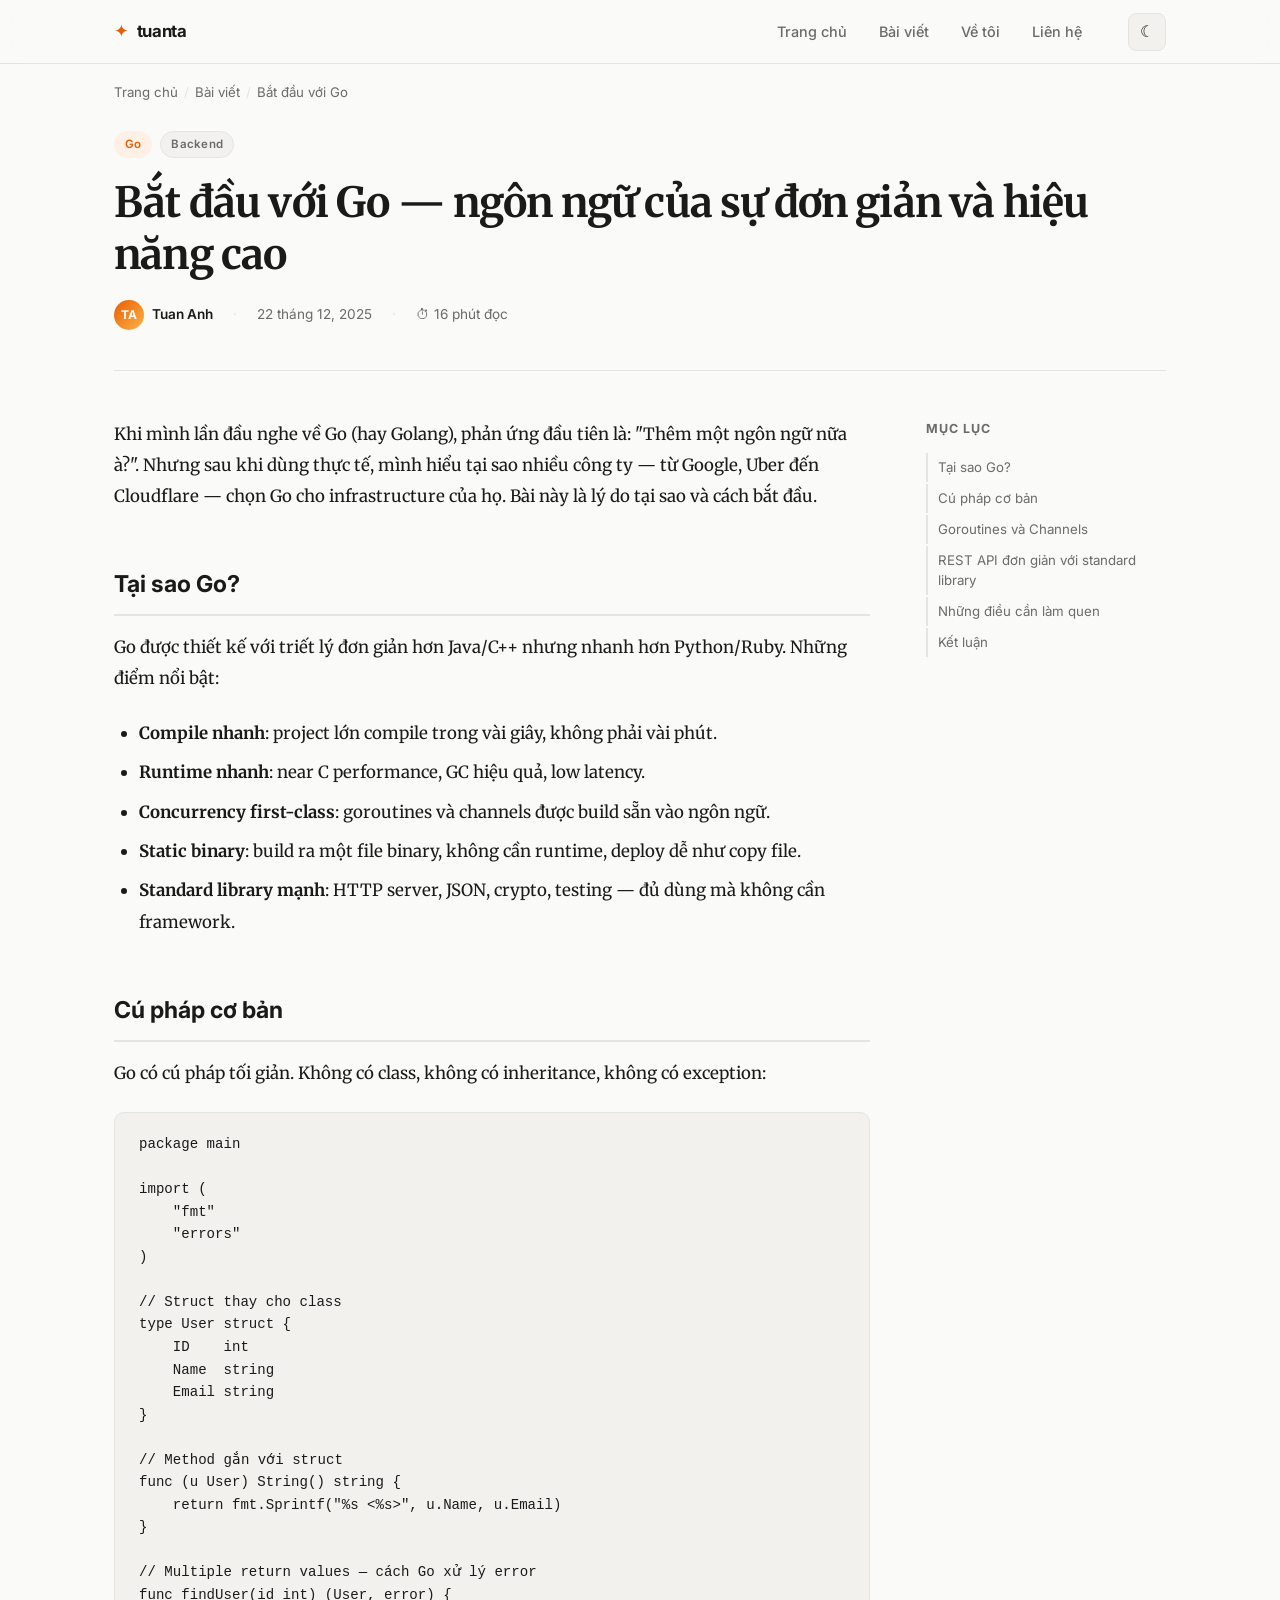
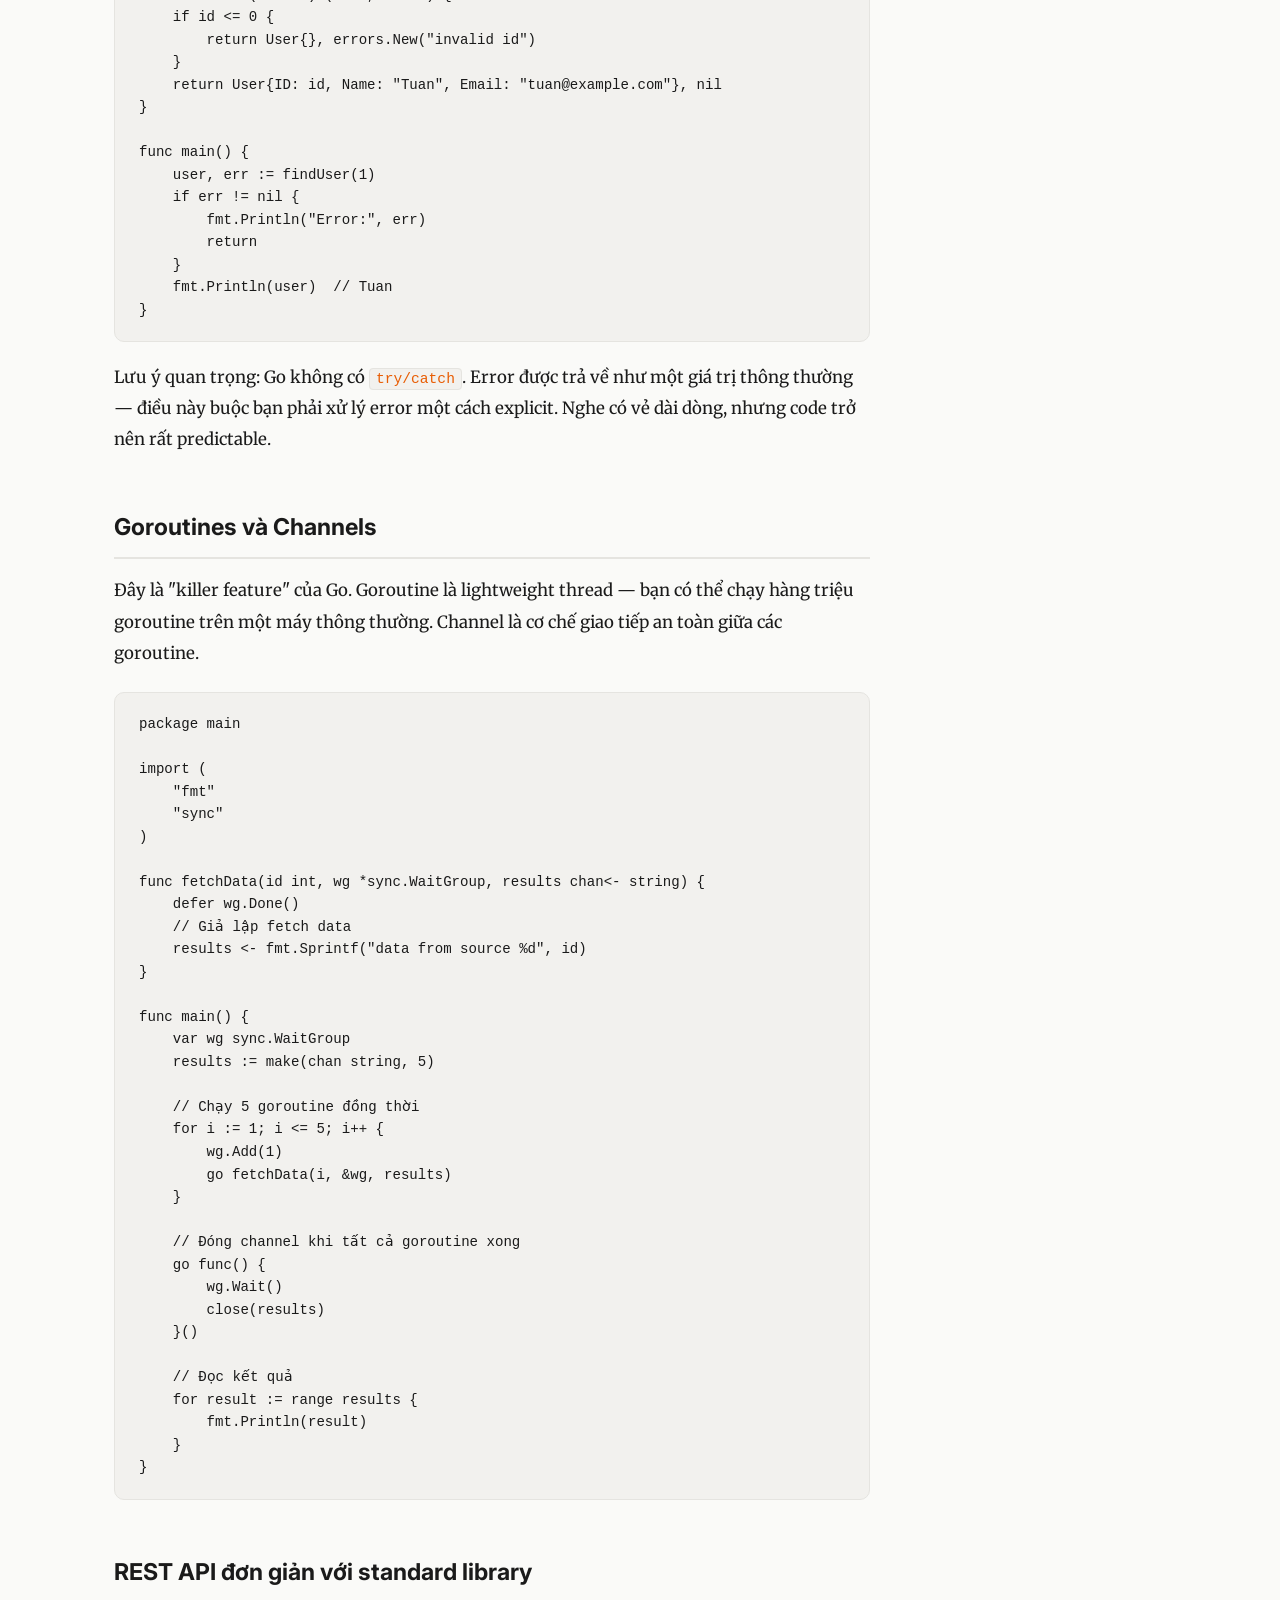
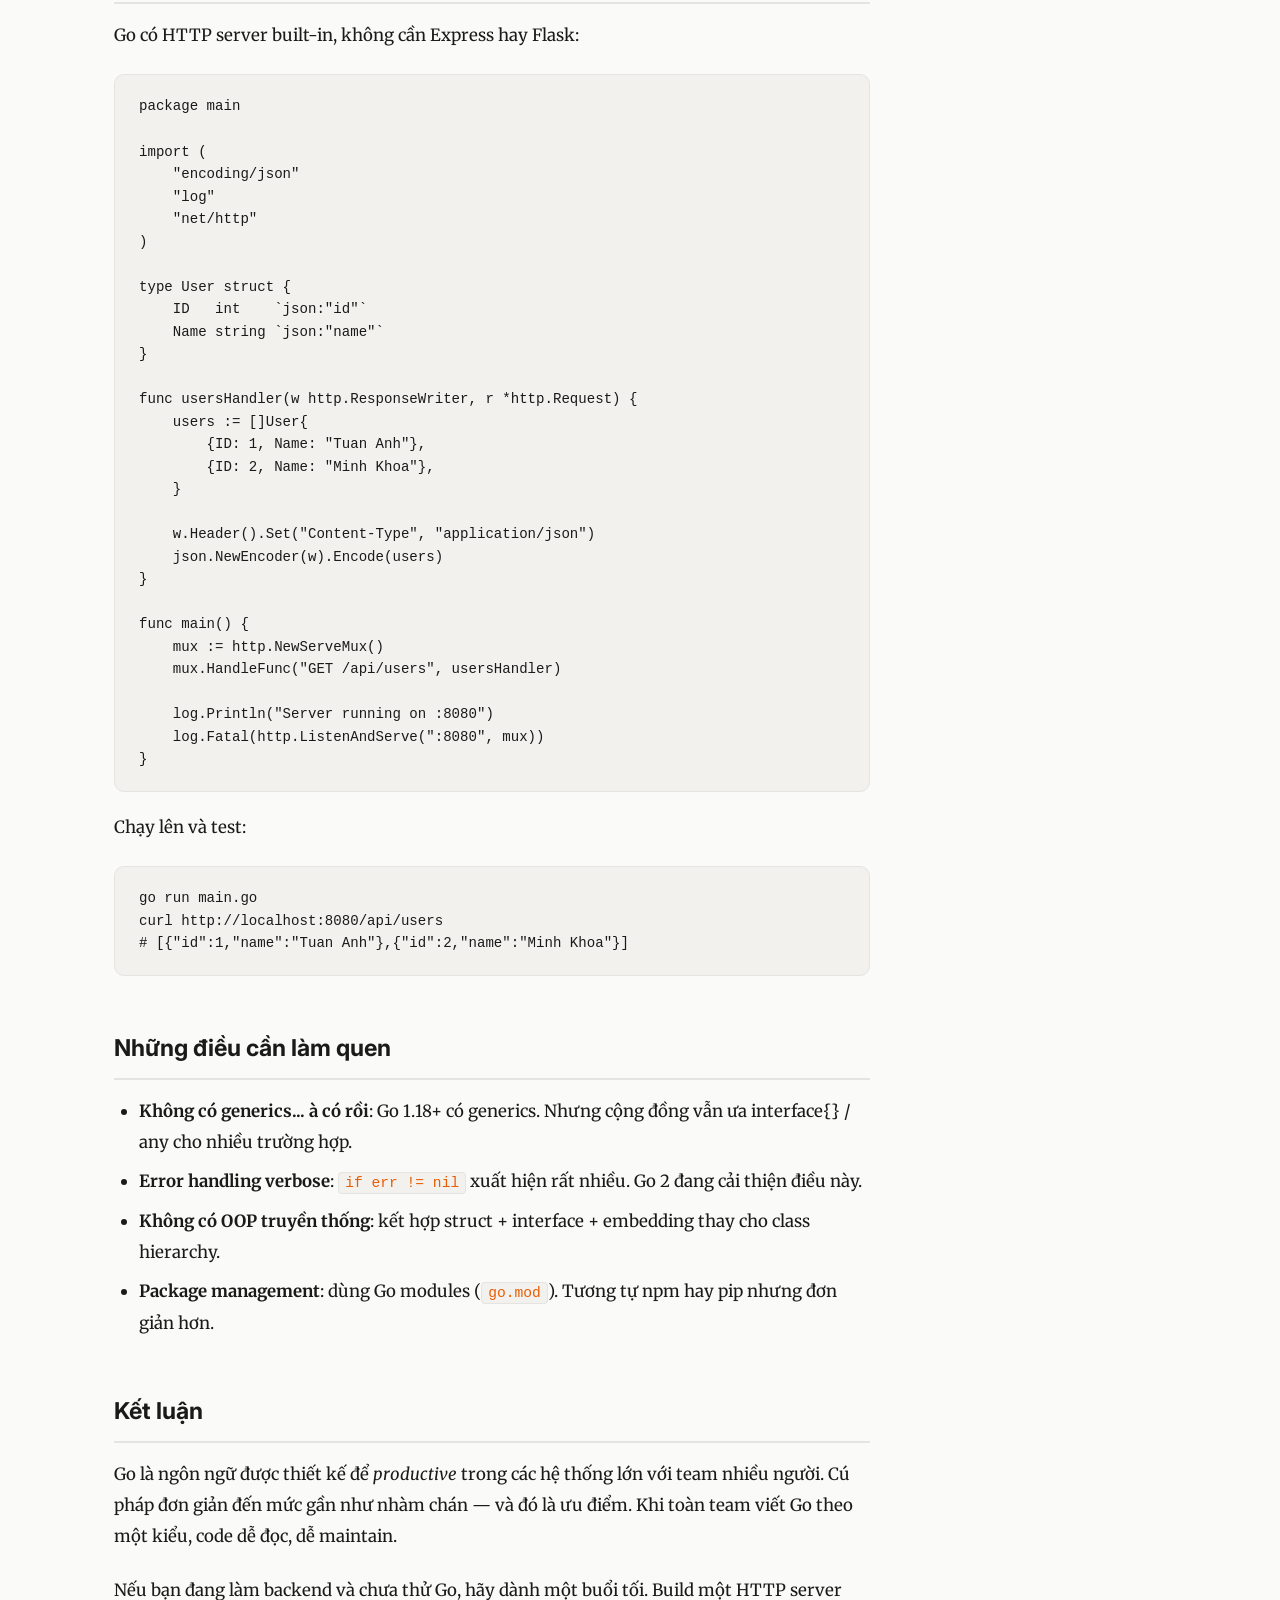
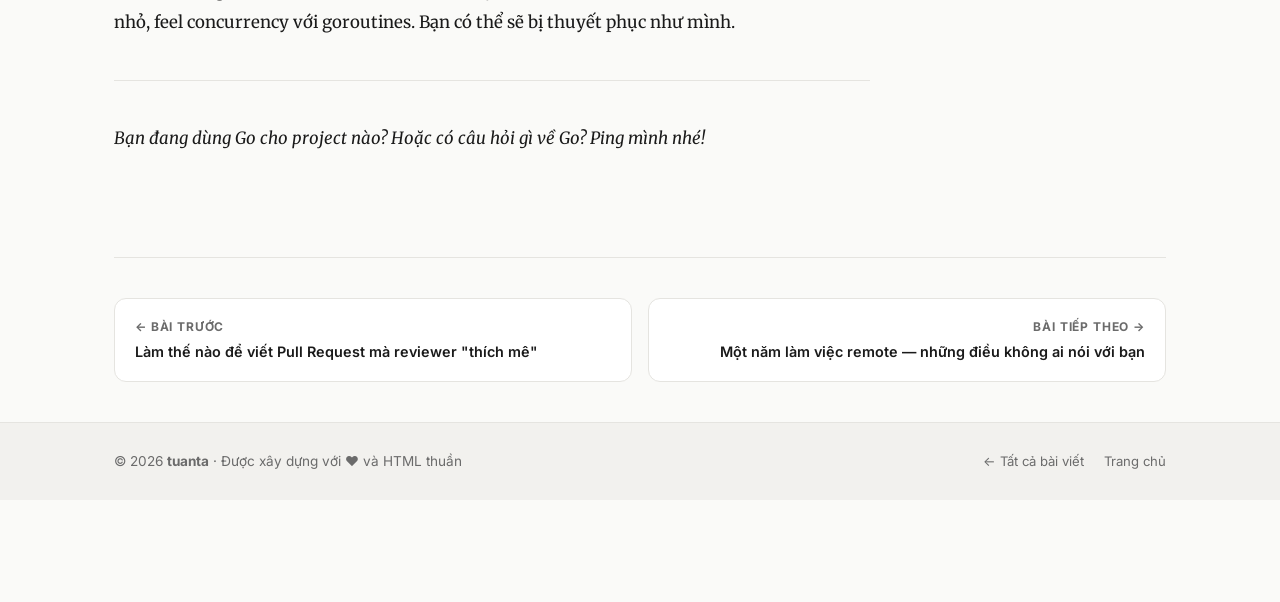
<file: posts/golang-bat-dau.html>
<!DOCTYPE html>
<html lang="vi" data-theme="light">
<head>
  <meta charset="UTF-8" />
  <meta name="viewport" content="width=device-width, initial-scale=1.0" />
  <title>Bắt đầu với Go — ngôn ngữ của sự đơn giản và hiệu năng cao — tuanta</title>
  <meta name="description" content="Tại sao Go ngày càng được ưa chuộng trong backend? Cú pháp, goroutines, channels và REST API đầu tiên." />
  <link rel="stylesheet" href="../style.css" />
  <link rel="preconnect" href="https://fonts.googleapis.com" />
  <link rel="preconnect" href="https://fonts.gstatic.com" crossorigin />
  <link href="https://fonts.googleapis.com/css2?family=Inter:wght@400;500;600;700&family=Merriweather:ital,wght@0,400;0,700;1,400&display=swap" rel="stylesheet" />
</head>
<body>

<main>
  <div class="container">

    <nav class="breadcrumb">
      <a href="../index.html">Trang chủ</a>
      <span class="breadcrumb__sep">/</span>
      <a href="../index.html#posts">Bài viết</a>
      <span class="breadcrumb__sep">/</span>
      <span>Bắt đầu với Go</span>
    </nav>

    <header class="article-header">
      <div class="article-header__tags">
        <span class="tag tag--cat">Go</span>
        <span class="tag">Backend</span>
      </div>
      <h1 class="article-title">Bắt đầu với Go — ngôn ngữ của sự đơn giản và hiệu năng cao</h1>
      <div class="article-meta">
        <span class="article-meta__author">
          <span class="article-meta__avatar">TA</span>
          Tuan Anh
        </span>
        <span class="article-meta__sep">·</span>
        <span>22 tháng 12, 2025</span>
        <span class="article-meta__sep">·</span>
        <span>⏱ 16 phút đọc</span>
      </div>
    </header>

    <div class="post-layout">
      <article class="article-body">

        <p>
          Khi mình lần đầu nghe về Go (hay Golang), phản ứng đầu tiên là: "Thêm một ngôn ngữ
          nữa à?". Nhưng sau khi dùng thực tế, mình hiểu tại sao nhiều công ty — từ Google,
          Uber đến Cloudflare — chọn Go cho infrastructure của họ. Bài này là lý do tại sao
          và cách bắt đầu.
        </p>

        <h2 id="tai-sao-go">Tại sao Go?</h2>

        <p>
          Go được thiết kế với triết lý đơn giản hơn Java/C++ nhưng nhanh hơn Python/Ruby.
          Những điểm nổi bật:
        </p>

        <ul>
          <li><strong>Compile nhanh</strong>: project lớn compile trong vài giây, không phải vài phút.</li>
          <li><strong>Runtime nhanh</strong>: near C performance, GC hiệu quả, low latency.</li>
          <li><strong>Concurrency first-class</strong>: goroutines và channels được build sẵn vào ngôn ngữ.</li>
          <li><strong>Static binary</strong>: build ra một file binary, không cần runtime, deploy dễ như copy file.</li>
          <li><strong>Standard library mạnh</strong>: HTTP server, JSON, crypto, testing — đủ dùng mà không cần framework.</li>
        </ul>

        <h2 id="cu-phap-co-ban">Cú pháp cơ bản</h2>

        <p>Go có cú pháp tối giản. Không có class, không có inheritance, không có exception:</p>

<pre><code>package main

import (
    "fmt"
    "errors"
)

// Struct thay cho class
type User struct {
    ID    int
    Name  string
    Email string
}

// Method gắn với struct
func (u User) String() string {
    return fmt.Sprintf("%s <%s>", u.Name, u.Email)
}

// Multiple return values — cách Go xử lý error
func findUser(id int) (User, error) {
    if id <= 0 {
        return User{}, errors.New("invalid id")
    }
    return User{ID: id, Name: "Tuan", Email: "tuan@example.com"}, nil
}

func main() {
    user, err := findUser(1)
    if err != nil {
        fmt.Println("Error:", err)
        return
    }
    fmt.Println(user)  // Tuan <tuan@example.com>
}</code></pre>

        <p>
          Lưu ý quan trọng: Go không có <code>try/catch</code>. Error được trả về như một
          giá trị thông thường — điều này buộc bạn phải xử lý error một cách explicit.
          Nghe có vẻ dài dòng, nhưng code trở nên rất predictable.
        </p>

        <h2 id="goroutines-va-channels">Goroutines và Channels</h2>

        <p>
          Đây là "killer feature" của Go. Goroutine là lightweight thread — bạn có thể
          chạy hàng triệu goroutine trên một máy thông thường. Channel là cơ chế giao tiếp
          an toàn giữa các goroutine.
        </p>

<pre><code>package main

import (
    "fmt"
    "sync"
)

func fetchData(id int, wg *sync.WaitGroup, results chan<- string) {
    defer wg.Done()
    // Giả lập fetch data
    results <- fmt.Sprintf("data from source %d", id)
}

func main() {
    var wg sync.WaitGroup
    results := make(chan string, 5)

    // Chạy 5 goroutine đồng thời
    for i := 1; i <= 5; i++ {
        wg.Add(1)
        go fetchData(i, &wg, results)
    }

    // Đóng channel khi tất cả goroutine xong
    go func() {
        wg.Wait()
        close(results)
    }()

    // Đọc kết quả
    for result := range results {
        fmt.Println(result)
    }
}</code></pre>

        <h2 id="rest-api-don-gian">REST API đơn giản với standard library</h2>

        <p>
          Go có HTTP server built-in, không cần Express hay Flask:
        </p>

<pre><code>package main

import (
    "encoding/json"
    "log"
    "net/http"
)

type User struct {
    ID   int    `json:"id"`
    Name string `json:"name"`
}

func usersHandler(w http.ResponseWriter, r *http.Request) {
    users := []User{
        {ID: 1, Name: "Tuan Anh"},
        {ID: 2, Name: "Minh Khoa"},
    }

    w.Header().Set("Content-Type", "application/json")
    json.NewEncoder(w).Encode(users)
}

func main() {
    mux := http.NewServeMux()
    mux.HandleFunc("GET /api/users", usersHandler)

    log.Println("Server running on :8080")
    log.Fatal(http.ListenAndServe(":8080", mux))
}</code></pre>

        <p>Chạy lên và test:</p>

<pre><code>go run main.go
curl http://localhost:8080/api/users
# [{"id":1,"name":"Tuan Anh"},{"id":2,"name":"Minh Khoa"}]</code></pre>

        <h2 id="nhung-dieu-can-lam-quen">Những điều cần làm quen</h2>

        <ul>
          <li>
            <strong>Không có generics... à có rồi</strong>: Go 1.18+ có generics. Nhưng cộng đồng
            vẫn ưa interface{} / any cho nhiều trường hợp.
          </li>
          <li>
            <strong>Error handling verbose</strong>: <code>if err != nil</code> xuất hiện rất
            nhiều. Go 2 đang cải thiện điều này.
          </li>
          <li>
            <strong>Không có OOP truyền thống</strong>: kết hợp struct + interface + embedding
            thay cho class hierarchy.
          </li>
          <li>
            <strong>Package management</strong>: dùng Go modules (<code>go.mod</code>). Tương tự
            npm hay pip nhưng đơn giản hơn.
          </li>
        </ul>

        <h2 id="ket-luan">Kết luận</h2>

        <p>
          Go là ngôn ngữ được thiết kế để <em>productive</em> trong các hệ thống lớn với team
          nhiều người. Cú pháp đơn giản đến mức gần như nhàm chán — và đó là ưu điểm.
          Khi toàn team viết Go theo một kiểu, code dễ đọc, dễ maintain.
        </p>

        <p>
          Nếu bạn đang làm backend và chưa thử Go, hãy dành một buổi tối. Build một HTTP server
          nhỏ, feel concurrency với goroutines. Bạn có thể sẽ bị thuyết phục như mình.
        </p>

        <hr />

        <p><em>Bạn đang dùng Go cho project nào? Hoặc có câu hỏi gì về Go? Ping mình nhé!</em></p>

      </article>

      <aside class="toc">
        <p class="toc__title">Mục lục</p>
        <div id="toc"></div>
      </aside>
    </div>

  </div>

  <div class="container">
    <nav class="post-nav">
      <a href="pull-request-chat-luong.html" class="post-nav__item">
        <span class="post-nav__label">← Bài trước</span>
        <span class="post-nav__title">Làm thế nào để viết Pull Request mà reviewer "thích mê"</span>
      </a>
      <a href="remote-work-mot-nam.html" class="post-nav__item post-nav__item--next">
        <span class="post-nav__label">Bài tiếp theo →</span>
        <span class="post-nav__title">Một năm làm việc remote — những điều không ai nói với bạn</span>
      </a>
    </nav>
  </div>
</main>

<script src="../shared.js"></script>
</body>
</html>
</file>
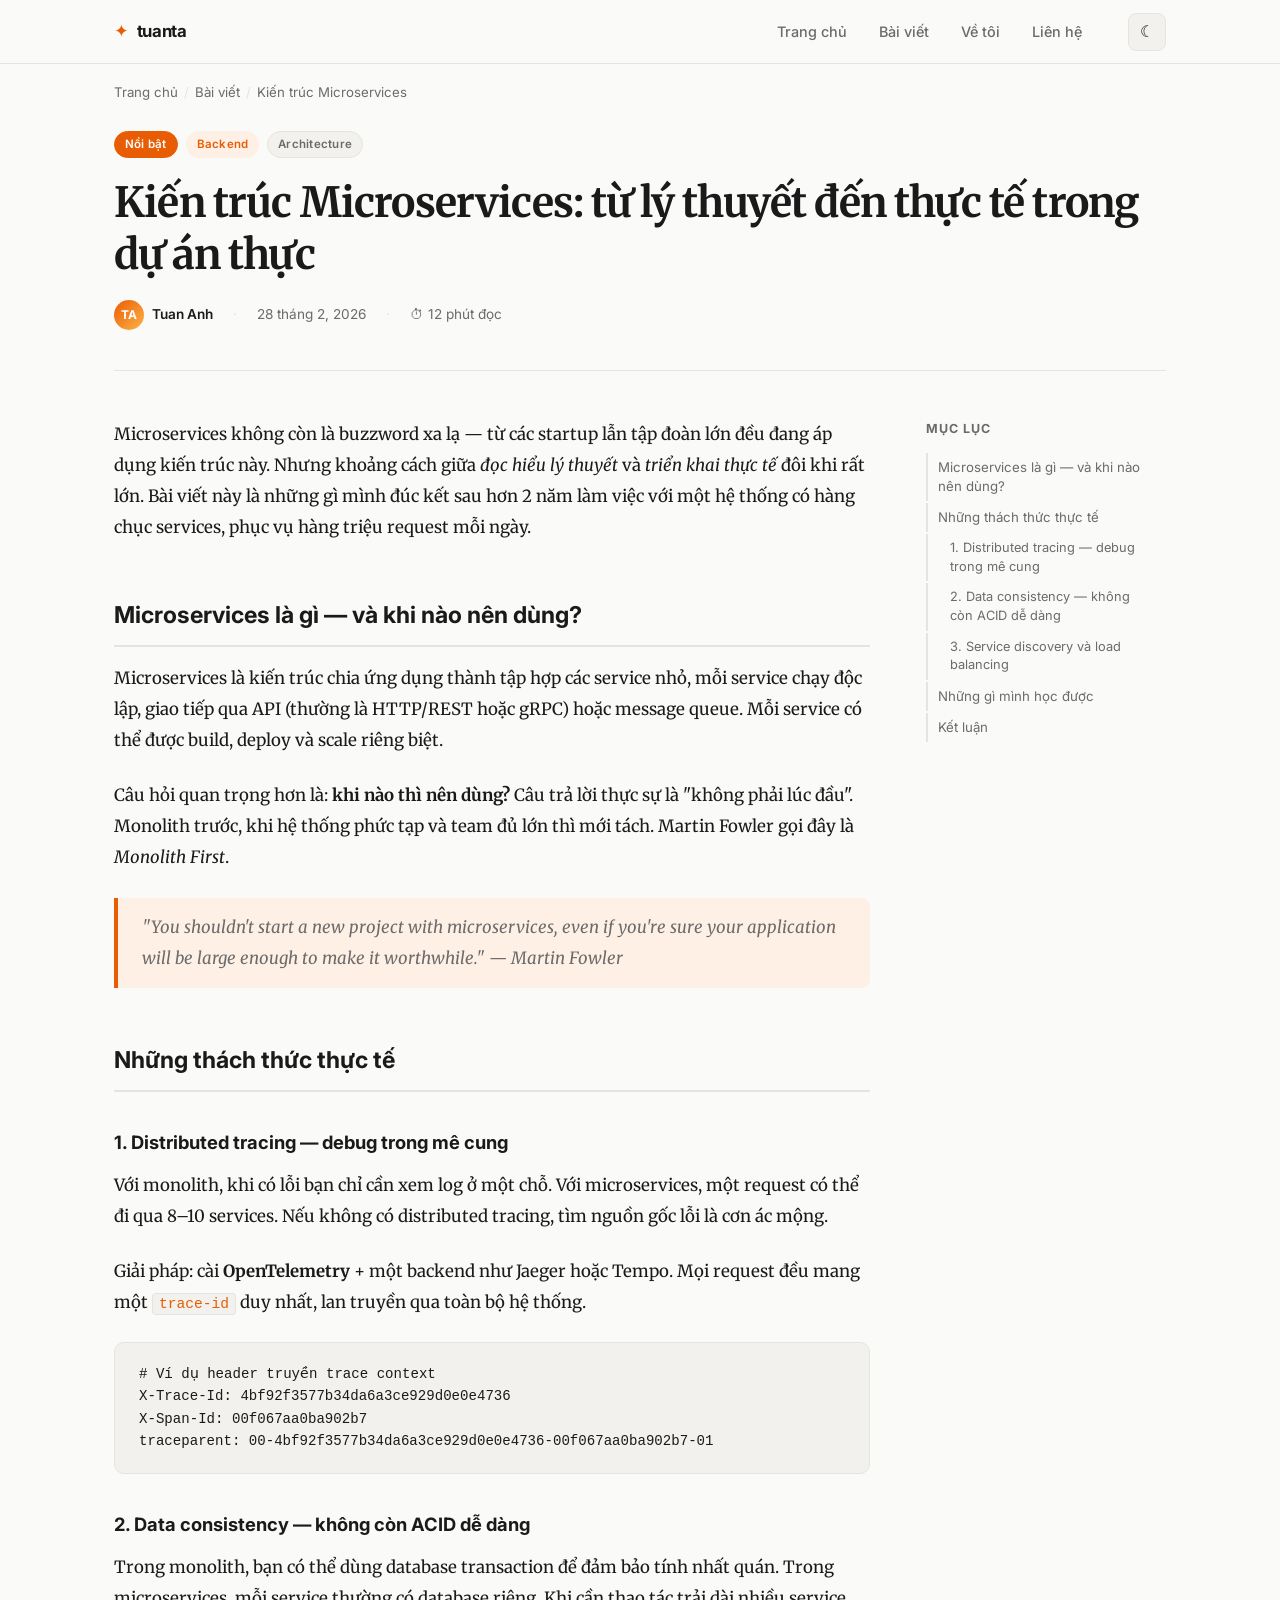
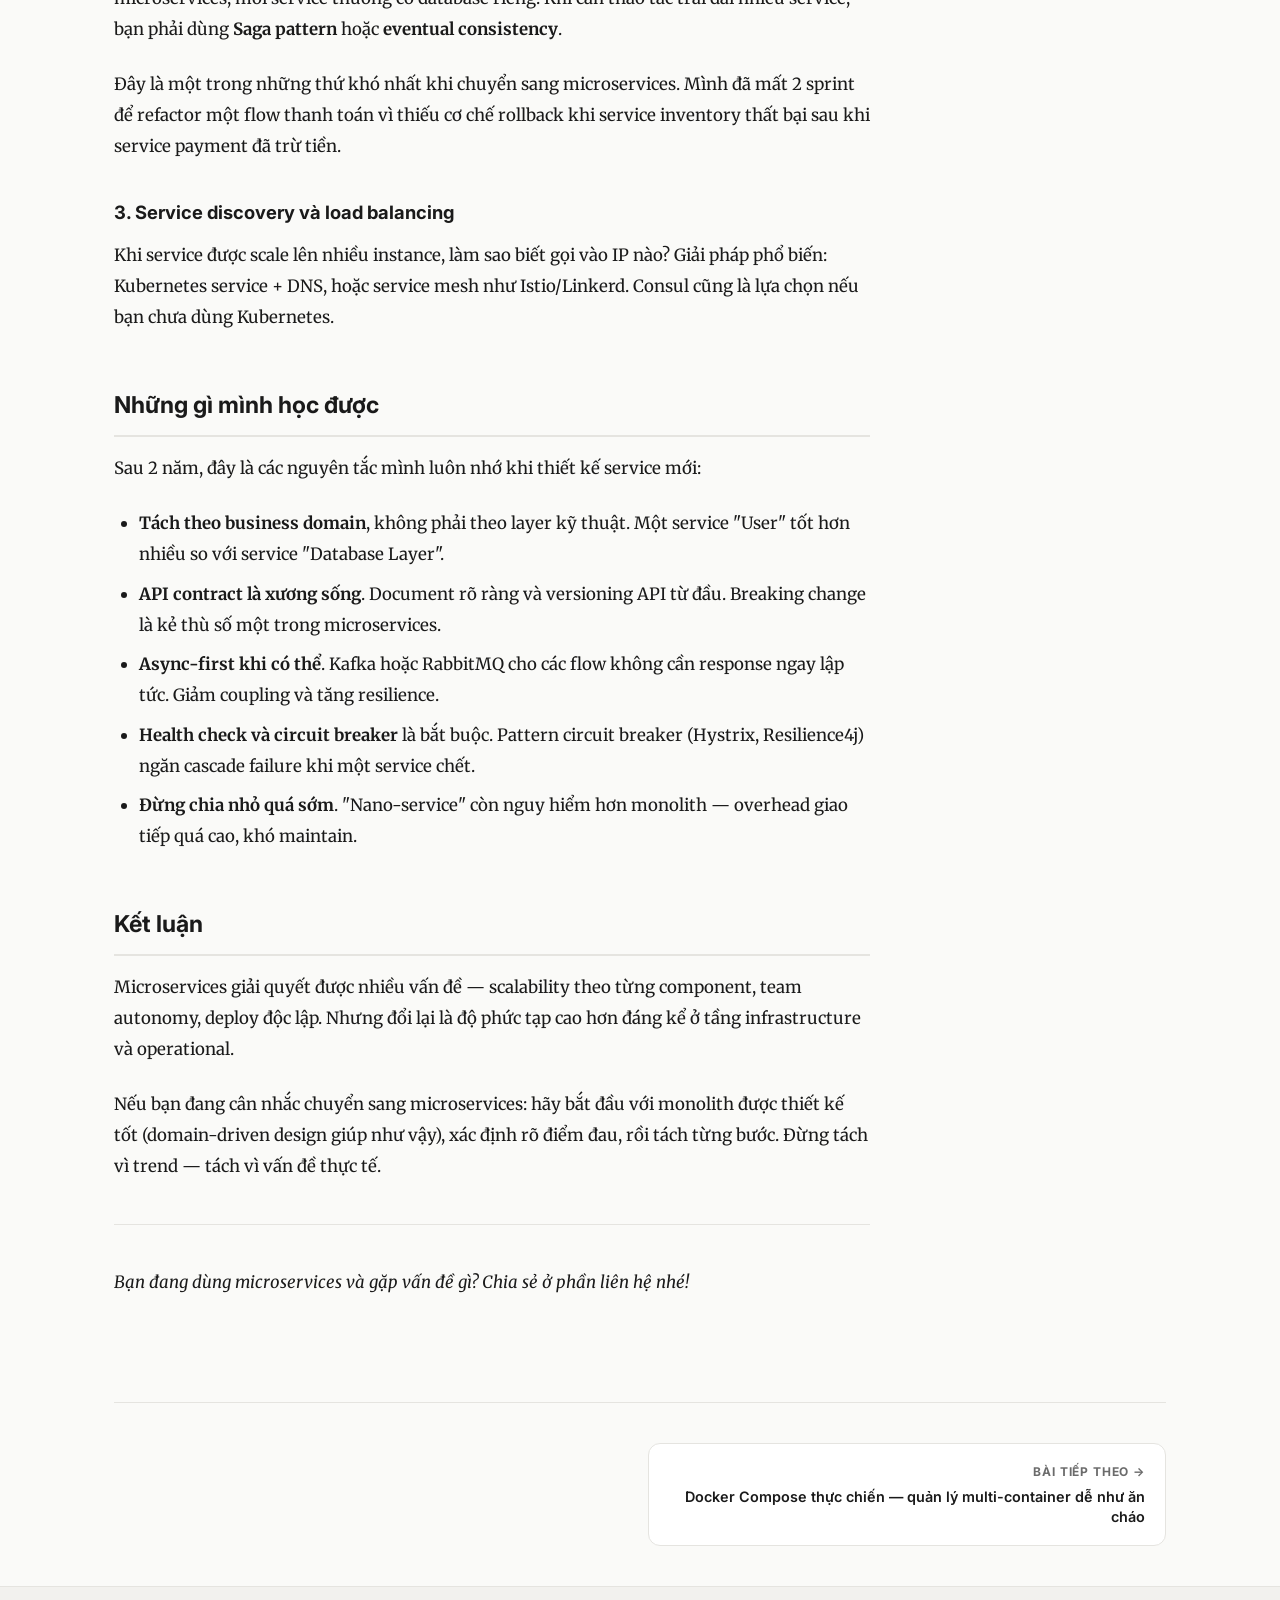
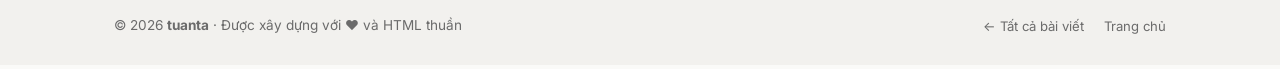
<file: posts/microservices-architecture.html>
<!DOCTYPE html>
<html lang="vi" data-theme="light">
<head>
  <meta charset="UTF-8" />
  <meta name="viewport" content="width=device-width, initial-scale=1.0" />
  <title>Kiến trúc Microservices: từ lý thuyết đến thực tế — tuanta</title>
  <meta name="description" content="Những gì mình học được sau 2 năm làm việc với hệ thống Microservices trong dự án thực." />
  <link rel="stylesheet" href="../style.css" />
  <link rel="preconnect" href="https://fonts.googleapis.com" />
  <link rel="preconnect" href="https://fonts.gstatic.com" crossorigin />
  <link href="https://fonts.googleapis.com/css2?family=Inter:wght@400;500;600;700&family=Merriweather:ital,wght@0,400;0,700;1,400&display=swap" rel="stylesheet" />
</head>
<body>

<main>
  <div class="container">

    <nav class="breadcrumb">
      <a href="../index.html">Trang chủ</a>
      <span class="breadcrumb__sep">/</span>
      <a href="../index.html#posts">Bài viết</a>
      <span class="breadcrumb__sep">/</span>
      <span>Kiến trúc Microservices</span>
    </nav>

    <header class="article-header">
      <div class="article-header__tags">
        <span class="tag tag--featured">Nổi bật</span>
        <span class="tag tag--cat">Backend</span>
        <span class="tag">Architecture</span>
      </div>
      <h1 class="article-title">Kiến trúc Microservices: từ lý thuyết đến thực tế trong dự án thực</h1>
      <div class="article-meta">
        <span class="article-meta__author">
          <span class="article-meta__avatar">TA</span>
          Tuan Anh
        </span>
        <span class="article-meta__sep">·</span>
        <span>28 tháng 2, 2026</span>
        <span class="article-meta__sep">·</span>
        <span>⏱ 12 phút đọc</span>
      </div>
    </header>

    <div class="post-layout">
      <article class="article-body">

        <p>
          Microservices không còn là buzzword xa lạ — từ các startup lẫn tập đoàn lớn đều đang
          áp dụng kiến trúc này. Nhưng khoảng cách giữa <em>đọc hiểu lý thuyết</em> và
          <em>triển khai thực tế</em> đôi khi rất lớn. Bài viết này là những gì mình đúc kết
          sau hơn 2 năm làm việc với một hệ thống có hàng chục services, phục vụ hàng triệu
          request mỗi ngày.
        </p>

        <h2 id="microservices-la-gi">Microservices là gì — và khi nào nên dùng?</h2>

        <p>
          Microservices là kiến trúc chia ứng dụng thành tập hợp các service nhỏ, mỗi service
          chạy độc lập, giao tiếp qua API (thường là HTTP/REST hoặc gRPC) hoặc message queue.
          Mỗi service có thể được build, deploy và scale riêng biệt.
        </p>

        <p>
          Câu hỏi quan trọng hơn là: <strong>khi nào thì nên dùng?</strong> Câu trả lời
          thực sự là "không phải lúc đầu". Monolith trước, khi hệ thống phức tạp và team
          đủ lớn thì mới tách. Martin Fowler gọi đây là <em>Monolith First</em>.
        </p>

        <blockquote>
          <p>"You shouldn't start a new project with microservices, even if you're sure your application will be large enough to make it worthwhile." — Martin Fowler</p>
        </blockquote>

        <h2 id="nhung-thach-thuc-thuc-te">Những thách thức thực tế</h2>

        <h3 id="distributed-tracing">1. Distributed tracing — debug trong mê cung</h3>

        <p>
          Với monolith, khi có lỗi bạn chỉ cần xem log ở một chỗ. Với microservices, một request
          có thể đi qua 8–10 services. Nếu không có distributed tracing, tìm nguồn gốc lỗi
          là cơn ác mộng.
        </p>

        <p>
          Giải pháp: cài <strong>OpenTelemetry</strong> + một backend như Jaeger hoặc Tempo.
          Mọi request đều mang một <code>trace-id</code> duy nhất, lan truyền qua toàn bộ hệ thống.
        </p>

<pre><code># Ví dụ header truyền trace context
X-Trace-Id: 4bf92f3577b34da6a3ce929d0e0e4736
X-Span-Id: 00f067aa0ba902b7
traceparent: 00-4bf92f3577b34da6a3ce929d0e0e4736-00f067aa0ba902b7-01</code></pre>

        <h3 id="data-consistency">2. Data consistency — không còn ACID dễ dàng</h3>

        <p>
          Trong monolith, bạn có thể dùng database transaction để đảm bảo tính nhất quán.
          Trong microservices, mỗi service thường có database riêng. Khi cần thao tác trải
          dài nhiều service, bạn phải dùng <strong>Saga pattern</strong> hoặc
          <strong>eventual consistency</strong>.
        </p>

        <p>
          Đây là một trong những thứ khó nhất khi chuyển sang microservices. Mình đã mất
          2 sprint để refactor một flow thanh toán vì thiếu cơ chế rollback khi service
          inventory thất bại sau khi service payment đã trừ tiền.
        </p>

        <h3 id="service-discovery">3. Service discovery và load balancing</h3>

        <p>
          Khi service được scale lên nhiều instance, làm sao biết gọi vào IP nào?
          Giải pháp phổ biến: Kubernetes service + DNS, hoặc service mesh như Istio/Linkerd.
          Consul cũng là lựa chọn nếu bạn chưa dùng Kubernetes.
        </p>

        <h2 id="nhung-gi-minh-hoc-duoc">Những gì mình học được</h2>

        <p>
          Sau 2 năm, đây là các nguyên tắc mình luôn nhớ khi thiết kế service mới:
        </p>

        <ul>
          <li><strong>Tách theo business domain</strong>, không phải theo layer kỹ thuật. Một service "User" tốt hơn nhiều so với service "Database Layer".</li>
          <li><strong>API contract là xương sống</strong>. Document rõ ràng và versioning API từ đầu. Breaking change là kẻ thù số một trong microservices.</li>
          <li><strong>Async-first khi có thể</strong>. Kafka hoặc RabbitMQ cho các flow không cần response ngay lập tức. Giảm coupling và tăng resilience.</li>
          <li><strong>Health check và circuit breaker</strong> là bắt buộc. Pattern circuit breaker (Hystrix, Resilience4j) ngăn cascade failure khi một service chết.</li>
          <li><strong>Đừng chia nhỏ quá sớm</strong>. "Nano-service" còn nguy hiểm hơn monolith — overhead giao tiếp quá cao, khó maintain.</li>
        </ul>

        <h2 id="ket-luan">Kết luận</h2>

        <p>
          Microservices giải quyết được nhiều vấn đề — scalability theo từng component, team
          autonomy, deploy độc lập. Nhưng đổi lại là độ phức tạp cao hơn đáng kể ở tầng
          infrastructure và operational.
        </p>

        <p>
          Nếu bạn đang cân nhắc chuyển sang microservices: hãy bắt đầu với monolith được
          thiết kế tốt (domain-driven design giúp như vậy), xác định rõ điểm đau, rồi
          tách từng bước. Đừng tách vì trend — tách vì vấn đề thực tế.
        </p>

        <hr />

        <p><em>Bạn đang dùng microservices và gặp vấn đề gì? Chia sẻ ở phần liên hệ nhé!</em></p>

      </article>

      <aside class="toc">
        <p class="toc__title">Mục lục</p>
        <div id="toc"></div>
      </aside>
    </div>

  </div>

  <!-- Post navigation -->
  <div class="container">
    <nav class="post-nav">
      <span></span><!-- no prev -->
      <a href="docker-compose-thuc-chien.html" class="post-nav__item post-nav__item--next">
        <span class="post-nav__label">Bài tiếp theo →</span>
        <span class="post-nav__title">Docker Compose thực chiến — quản lý multi-container dễ như ăn cháo</span>
      </a>
    </nav>
  </div>
</main>

<script src="../shared.js"></script>
</body>
</html>
</file>
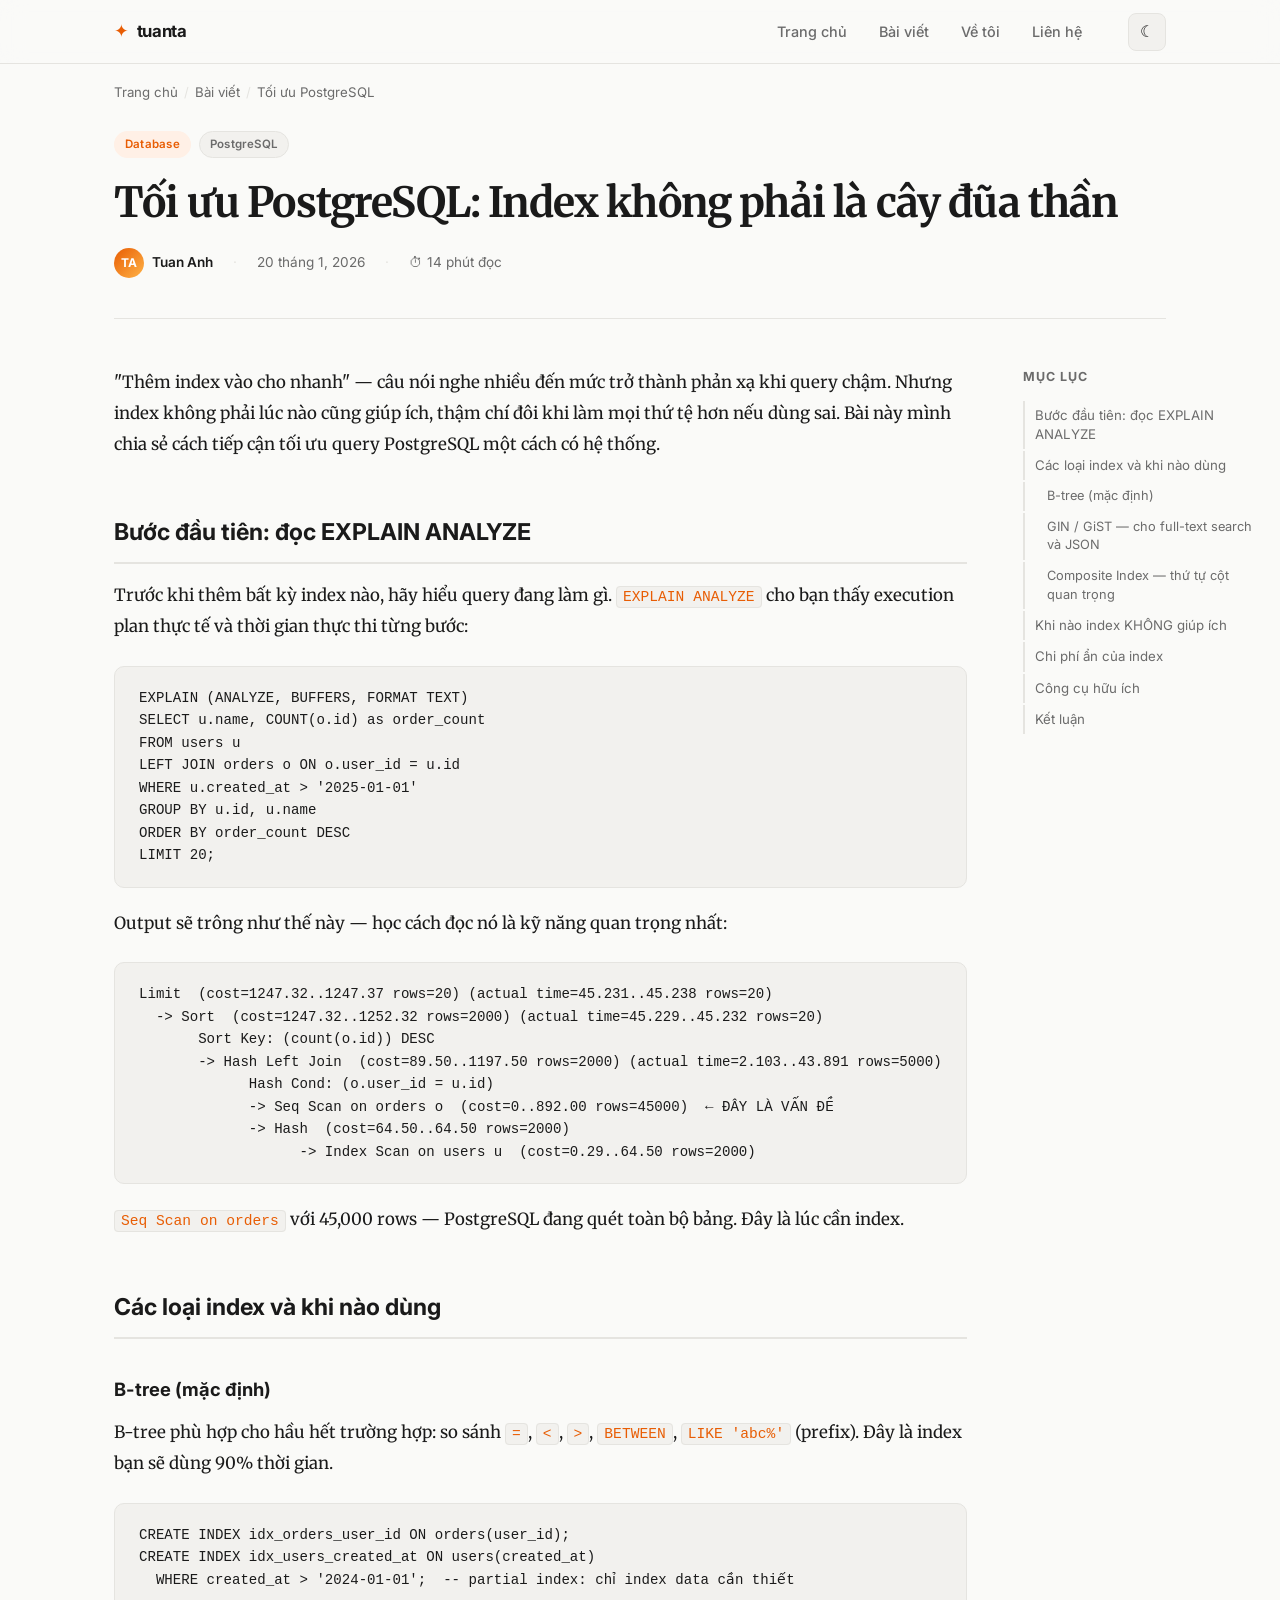
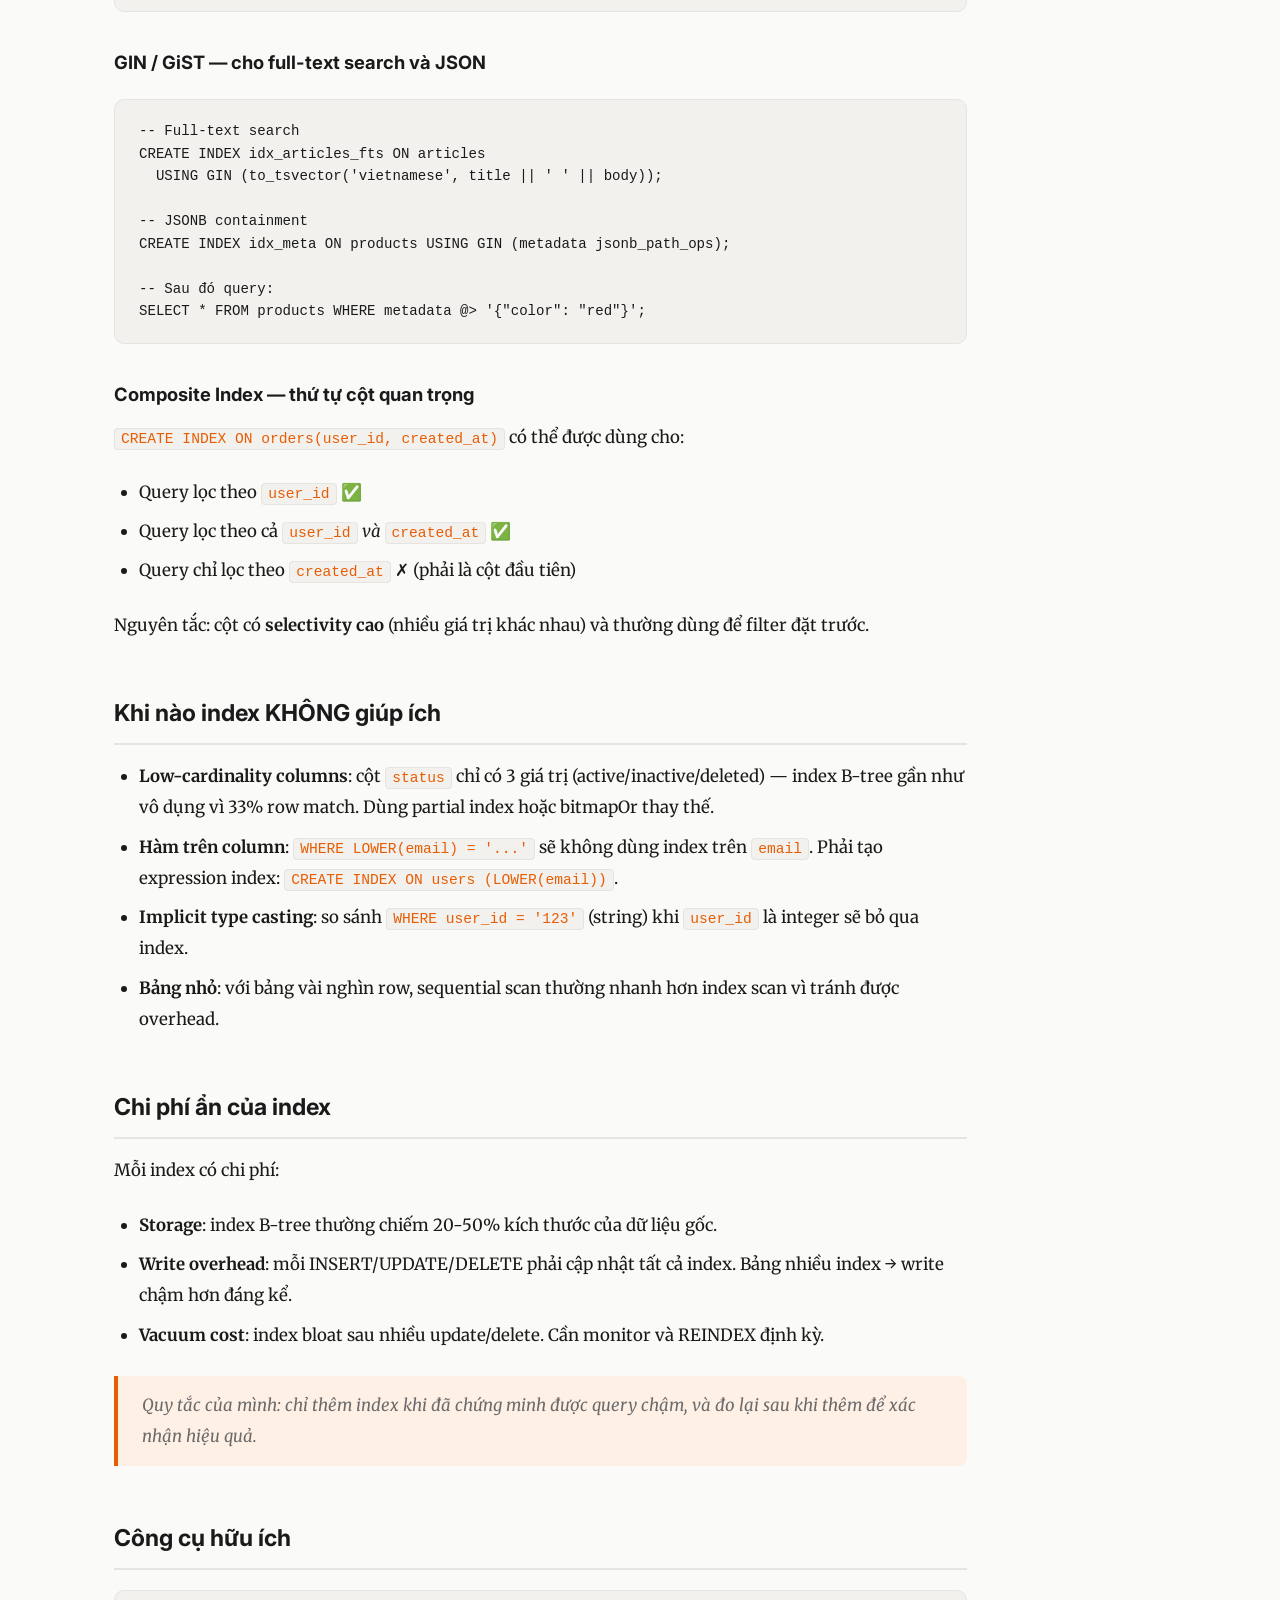
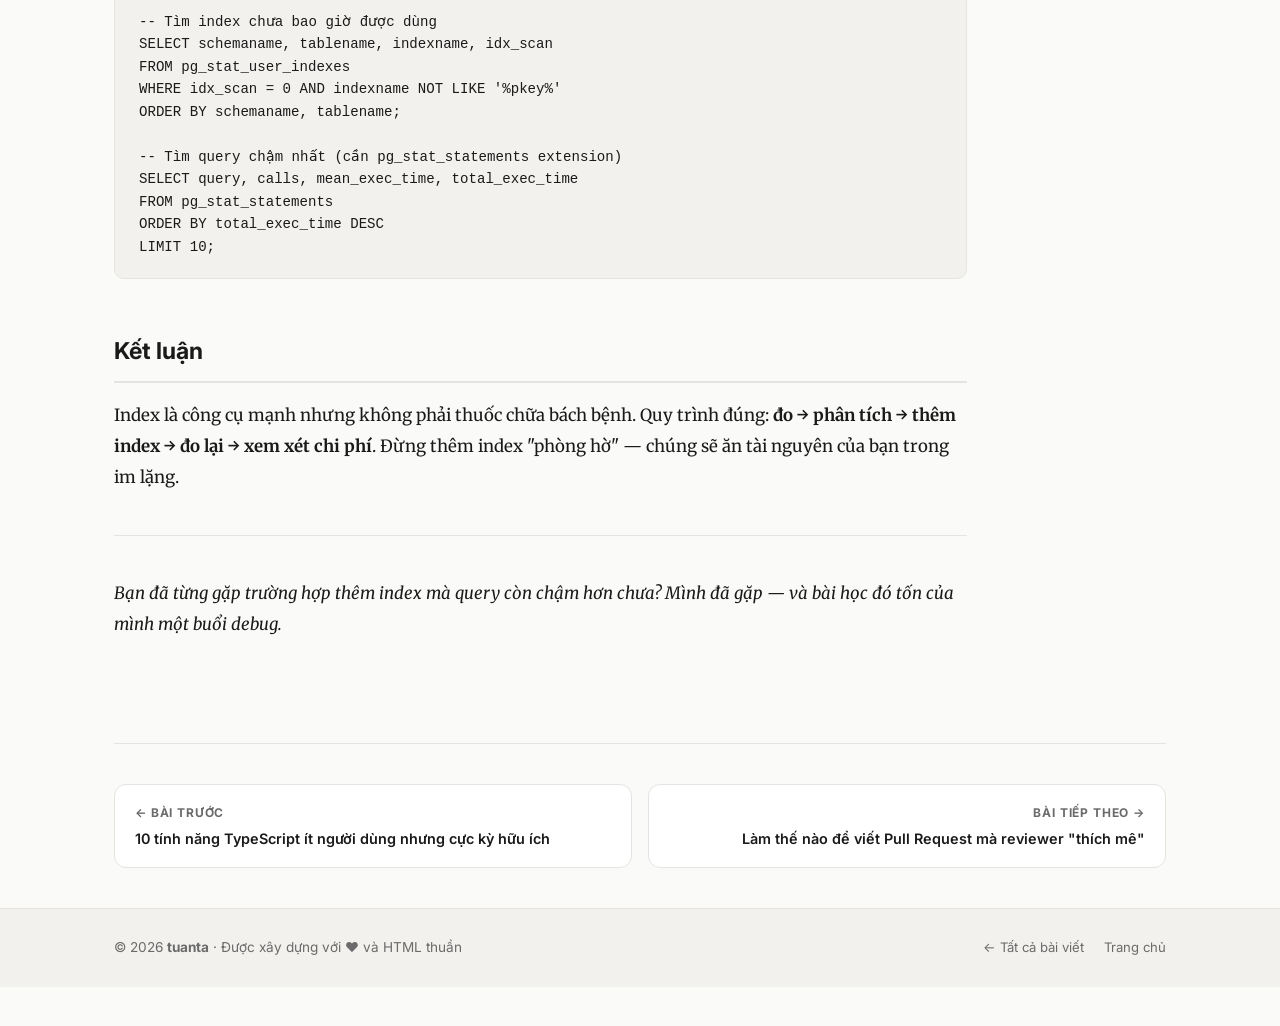
<file: posts/postgresql-index.html>
<!DOCTYPE html>
<html lang="vi" data-theme="light">
<head>
  <meta charset="UTF-8" />
  <meta name="viewport" content="width=device-width, initial-scale=1.0" />
  <title>Tối ưu PostgreSQL: Index không phải là cây đũa thần — tuanta</title>
  <meta name="description" content="Cách đọc EXPLAIN ANALYZE, chọn đúng loại index và tránh những cạm bẫy phổ biến khi tối ưu PostgreSQL." />
  <link rel="stylesheet" href="../style.css" />
  <link rel="preconnect" href="https://fonts.googleapis.com" />
  <link rel="preconnect" href="https://fonts.gstatic.com" crossorigin />
  <link href="https://fonts.googleapis.com/css2?family=Inter:wght@400;500;600;700&family=Merriweather:ital,wght@0,400;0,700;1,400&display=swap" rel="stylesheet" />
</head>
<body>

<main>
  <div class="container">

    <nav class="breadcrumb">
      <a href="../index.html">Trang chủ</a>
      <span class="breadcrumb__sep">/</span>
      <a href="../index.html#posts">Bài viết</a>
      <span class="breadcrumb__sep">/</span>
      <span>Tối ưu PostgreSQL</span>
    </nav>

    <header class="article-header">
      <div class="article-header__tags">
        <span class="tag tag--cat">Database</span>
        <span class="tag">PostgreSQL</span>
      </div>
      <h1 class="article-title">Tối ưu PostgreSQL: Index không phải là cây đũa thần</h1>
      <div class="article-meta">
        <span class="article-meta__author">
          <span class="article-meta__avatar">TA</span>
          Tuan Anh
        </span>
        <span class="article-meta__sep">·</span>
        <span>20 tháng 1, 2026</span>
        <span class="article-meta__sep">·</span>
        <span>⏱ 14 phút đọc</span>
      </div>
    </header>

    <div class="post-layout">
      <article class="article-body">

        <p>
          "Thêm index vào cho nhanh" — câu nói nghe nhiều đến mức trở thành phản xạ khi query
          chậm. Nhưng index không phải lúc nào cũng giúp ích, thậm chí đôi khi làm mọi thứ
          tệ hơn nếu dùng sai. Bài này mình chia sẻ cách tiếp cận tối ưu query PostgreSQL
          một cách có hệ thống.
        </p>

        <h2 id="explain-analyze">Bước đầu tiên: đọc EXPLAIN ANALYZE</h2>

        <p>
          Trước khi thêm bất kỳ index nào, hãy hiểu query đang làm gì. <code>EXPLAIN ANALYZE</code>
          cho bạn thấy execution plan thực tế và thời gian thực thi từng bước:
        </p>

<pre><code>EXPLAIN (ANALYZE, BUFFERS, FORMAT TEXT)
SELECT u.name, COUNT(o.id) as order_count
FROM users u
LEFT JOIN orders o ON o.user_id = u.id
WHERE u.created_at > '2025-01-01'
GROUP BY u.id, u.name
ORDER BY order_count DESC
LIMIT 20;</code></pre>

        <p>Output sẽ trông như thế này — học cách đọc nó là kỹ năng quan trọng nhất:</p>

<pre><code>Limit  (cost=1247.32..1247.37 rows=20) (actual time=45.231..45.238 rows=20)
  -> Sort  (cost=1247.32..1252.32 rows=2000) (actual time=45.229..45.232 rows=20)
       Sort Key: (count(o.id)) DESC
       -> Hash Left Join  (cost=89.50..1197.50 rows=2000) (actual time=2.103..43.891 rows=5000)
             Hash Cond: (o.user_id = u.id)
             -> Seq Scan on orders o  (cost=0..892.00 rows=45000)  ← ĐÂY LÀ VẤN ĐỀ
             -> Hash  (cost=64.50..64.50 rows=2000)
                   -> Index Scan on users u  (cost=0.29..64.50 rows=2000)</code></pre>

        <p>
          <code>Seq Scan on orders</code> với 45,000 rows — PostgreSQL đang quét toàn bộ bảng.
          Đây là lúc cần index.
        </p>

        <h2 id="cac-loai-index">Các loại index và khi nào dùng</h2>

        <h3 id="b-tree">B-tree (mặc định)</h3>

        <p>
          B-tree phù hợp cho hầu hết trường hợp: so sánh <code>=</code>, <code>&lt;</code>,
          <code>&gt;</code>, <code>BETWEEN</code>, <code>LIKE 'abc%'</code> (prefix). Đây là
          index bạn sẽ dùng 90% thời gian.
        </p>

<pre><code>CREATE INDEX idx_orders_user_id ON orders(user_id);
CREATE INDEX idx_users_created_at ON users(created_at)
  WHERE created_at > '2024-01-01';  -- partial index: chỉ index data cần thiết</code></pre>

        <h3 id="gin-gist">GIN / GiST — cho full-text search và JSON</h3>

<pre><code>-- Full-text search
CREATE INDEX idx_articles_fts ON articles
  USING GIN (to_tsvector('vietnamese', title || ' ' || body));

-- JSONB containment
CREATE INDEX idx_meta ON products USING GIN (metadata jsonb_path_ops);

-- Sau đó query:
SELECT * FROM products WHERE metadata @> '{"color": "red"}';</code></pre>

        <h3 id="multicolumn">Composite Index — thứ tự cột quan trọng</h3>

        <p>
          <code>CREATE INDEX ON orders(user_id, created_at)</code> có thể được dùng cho:
        </p>

        <ul>
          <li>Query lọc theo <code>user_id</code> ✅</li>
          <li>Query lọc theo cả <code>user_id</code> <em>và</em> <code>created_at</code> ✅</li>
          <li>Query chỉ lọc theo <code>created_at</code> ✗ (phải là cột đầu tiên)</li>
        </ul>

        <p>
          Nguyên tắc: cột có <strong>selectivity cao</strong> (nhiều giá trị khác nhau) và
          thường dùng để filter đặt trước.
        </p>

        <h2 id="khi-index-khong-giup">Khi nào index KHÔNG giúp ích</h2>

        <ul>
          <li>
            <strong>Low-cardinality columns</strong>: cột <code>status</code> chỉ có 3 giá trị
            (active/inactive/deleted) — index B-tree gần như vô dụng vì 33% row match.
            Dùng partial index hoặc bitmapOr thay thế.
          </li>
          <li>
            <strong>Hàm trên column</strong>: <code>WHERE LOWER(email) = '...'</code> sẽ
            không dùng index trên <code>email</code>. Phải tạo expression index:
            <code>CREATE INDEX ON users (LOWER(email))</code>.
          </li>
          <li>
            <strong>Implicit type casting</strong>: so sánh <code>WHERE user_id = '123'</code>
            (string) khi <code>user_id</code> là integer sẽ bỏ qua index.
          </li>
          <li>
            <strong>Bảng nhỏ</strong>: với bảng vài nghìn row, sequential scan thường nhanh hơn
            index scan vì tránh được overhead.
          </li>
        </ul>

        <h2 id="chi-phi-index">Chi phí ẩn của index</h2>

        <p>
          Mỗi index có chi phí:
        </p>

        <ul>
          <li><strong>Storage</strong>: index B-tree thường chiếm 20-50% kích thước của dữ liệu gốc.</li>
          <li><strong>Write overhead</strong>: mỗi INSERT/UPDATE/DELETE phải cập nhật tất cả index. Bảng nhiều index → write chậm hơn đáng kể.</li>
          <li><strong>Vacuum cost</strong>: index bloat sau nhiều update/delete. Cần monitor và REINDEX định kỳ.</li>
        </ul>

        <blockquote>
          <p>Quy tắc của mình: chỉ thêm index khi đã chứng minh được query chậm, và đo lại sau khi thêm để xác nhận hiệu quả.</p>
        </blockquote>

        <h2 id="cong-cu-huu-ich">Công cụ hữu ích</h2>

<pre><code>-- Tìm index chưa bao giờ được dùng
SELECT schemaname, tablename, indexname, idx_scan
FROM pg_stat_user_indexes
WHERE idx_scan = 0 AND indexname NOT LIKE '%pkey%'
ORDER BY schemaname, tablename;

-- Tìm query chậm nhất (cần pg_stat_statements extension)
SELECT query, calls, mean_exec_time, total_exec_time
FROM pg_stat_statements
ORDER BY total_exec_time DESC
LIMIT 10;</code></pre>

        <h2 id="ket-luan">Kết luận</h2>

        <p>
          Index là công cụ mạnh nhưng không phải thuốc chữa bách bệnh. Quy trình đúng:
          <strong>đo → phân tích → thêm index → đo lại → xem xét chi phí</strong>.
          Đừng thêm index "phòng hờ" — chúng sẽ ăn tài nguyên của bạn trong im lặng.
        </p>

        <hr />

        <p><em>Bạn đã từng gặp trường hợp thêm index mà query còn chậm hơn chưa? Mình đã gặp — và bài học đó tốn của mình một buổi debug.</em></p>

      </article>

      <aside class="toc">
        <p class="toc__title">Mục lục</p>
        <div id="toc"></div>
      </aside>
    </div>

  </div>

  <div class="container">
    <nav class="post-nav">
      <a href="typescript-tinh-nang-hay.html" class="post-nav__item">
        <span class="post-nav__label">← Bài trước</span>
        <span class="post-nav__title">10 tính năng TypeScript ít người dùng nhưng cực kỳ hữu ích</span>
      </a>
      <a href="pull-request-chat-luong.html" class="post-nav__item post-nav__item--next">
        <span class="post-nav__label">Bài tiếp theo →</span>
        <span class="post-nav__title">Làm thế nào để viết Pull Request mà reviewer "thích mê"</span>
      </a>
    </nav>
  </div>
</main>

<script src="../shared.js"></script>
</body>
</html>
</file>
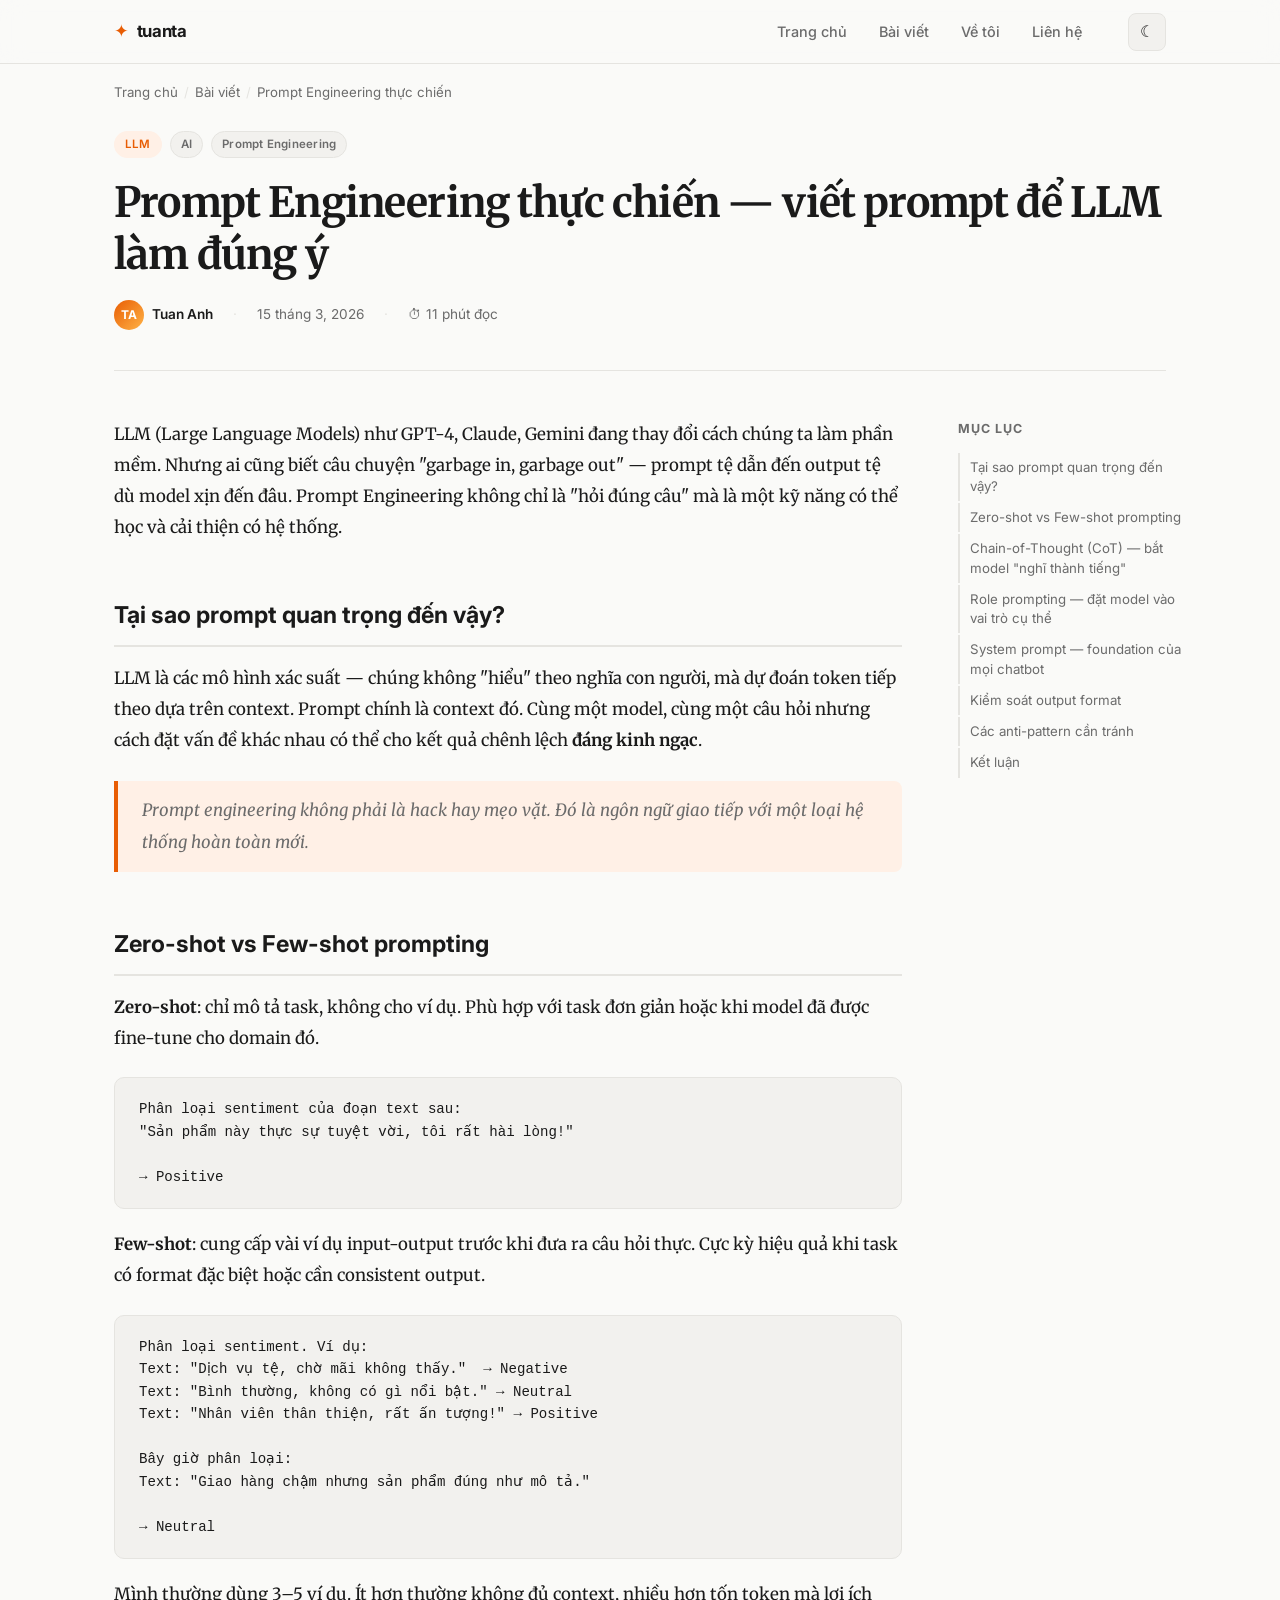
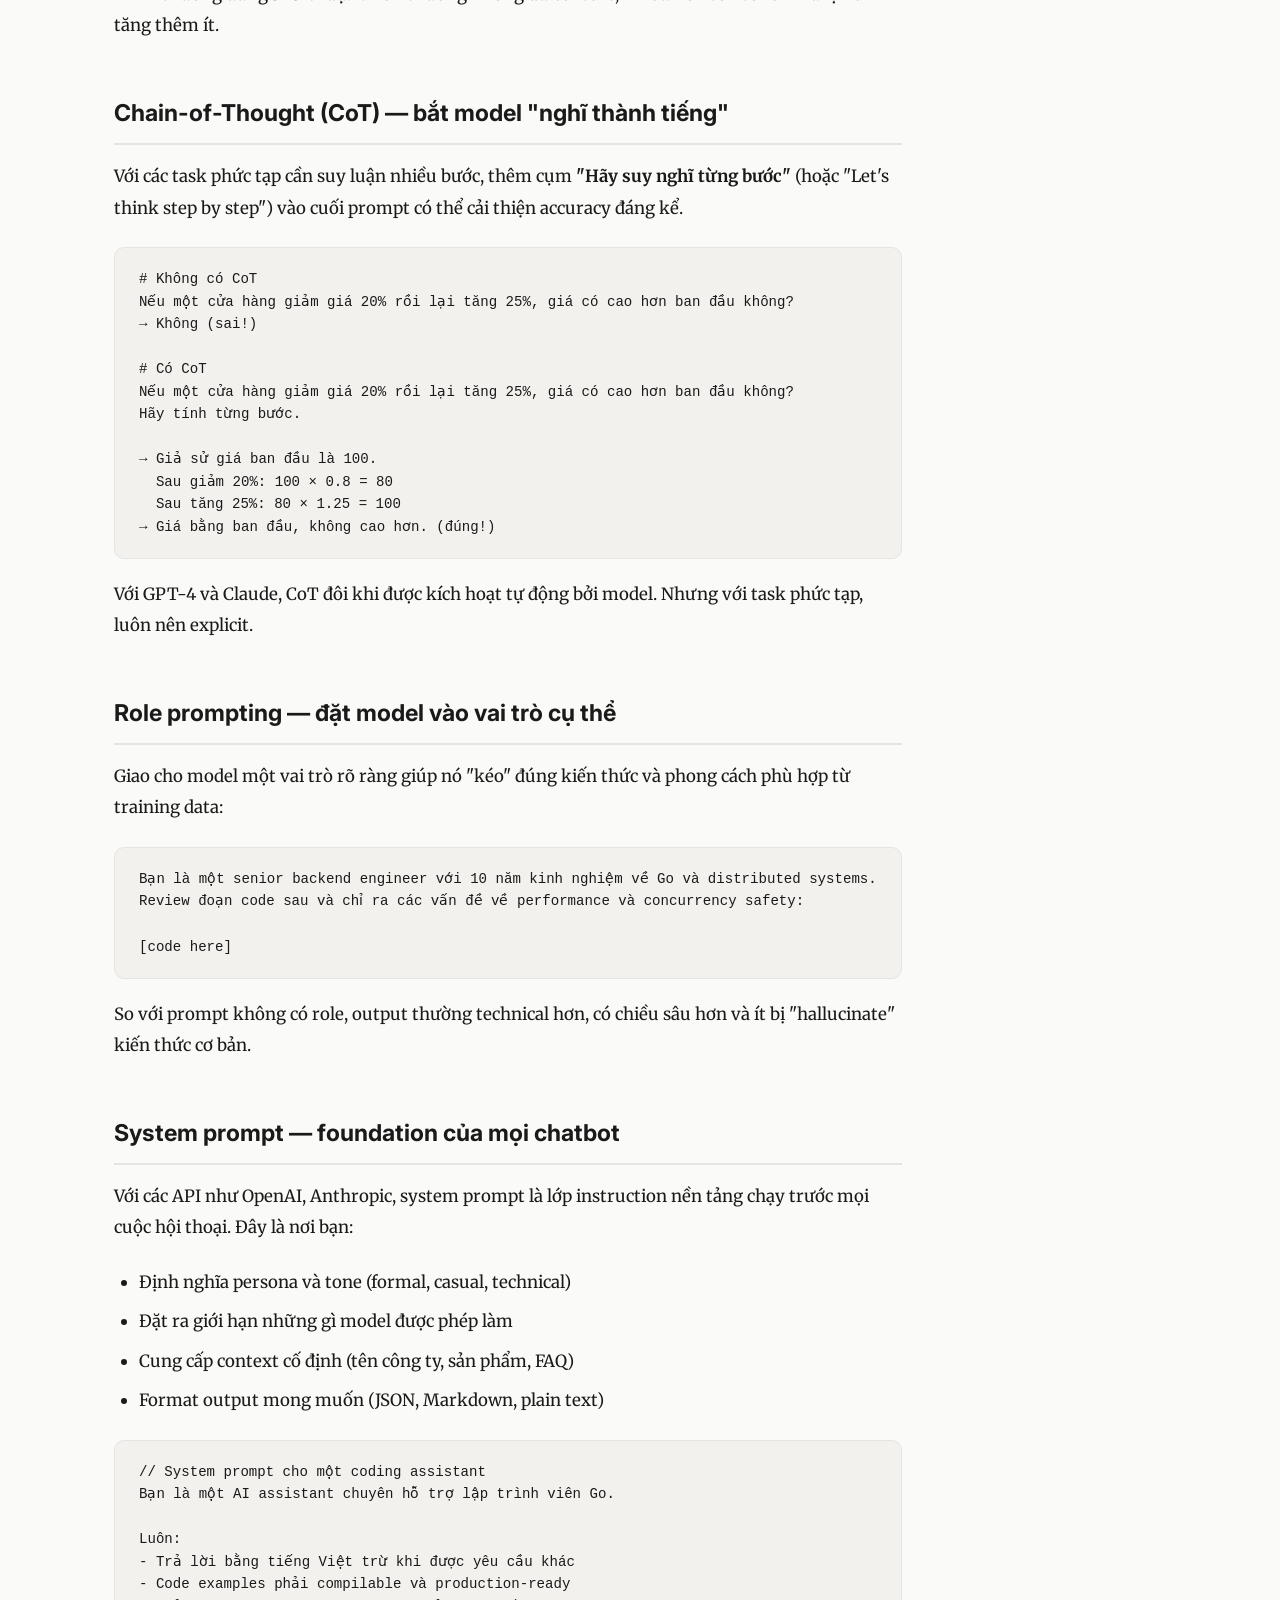
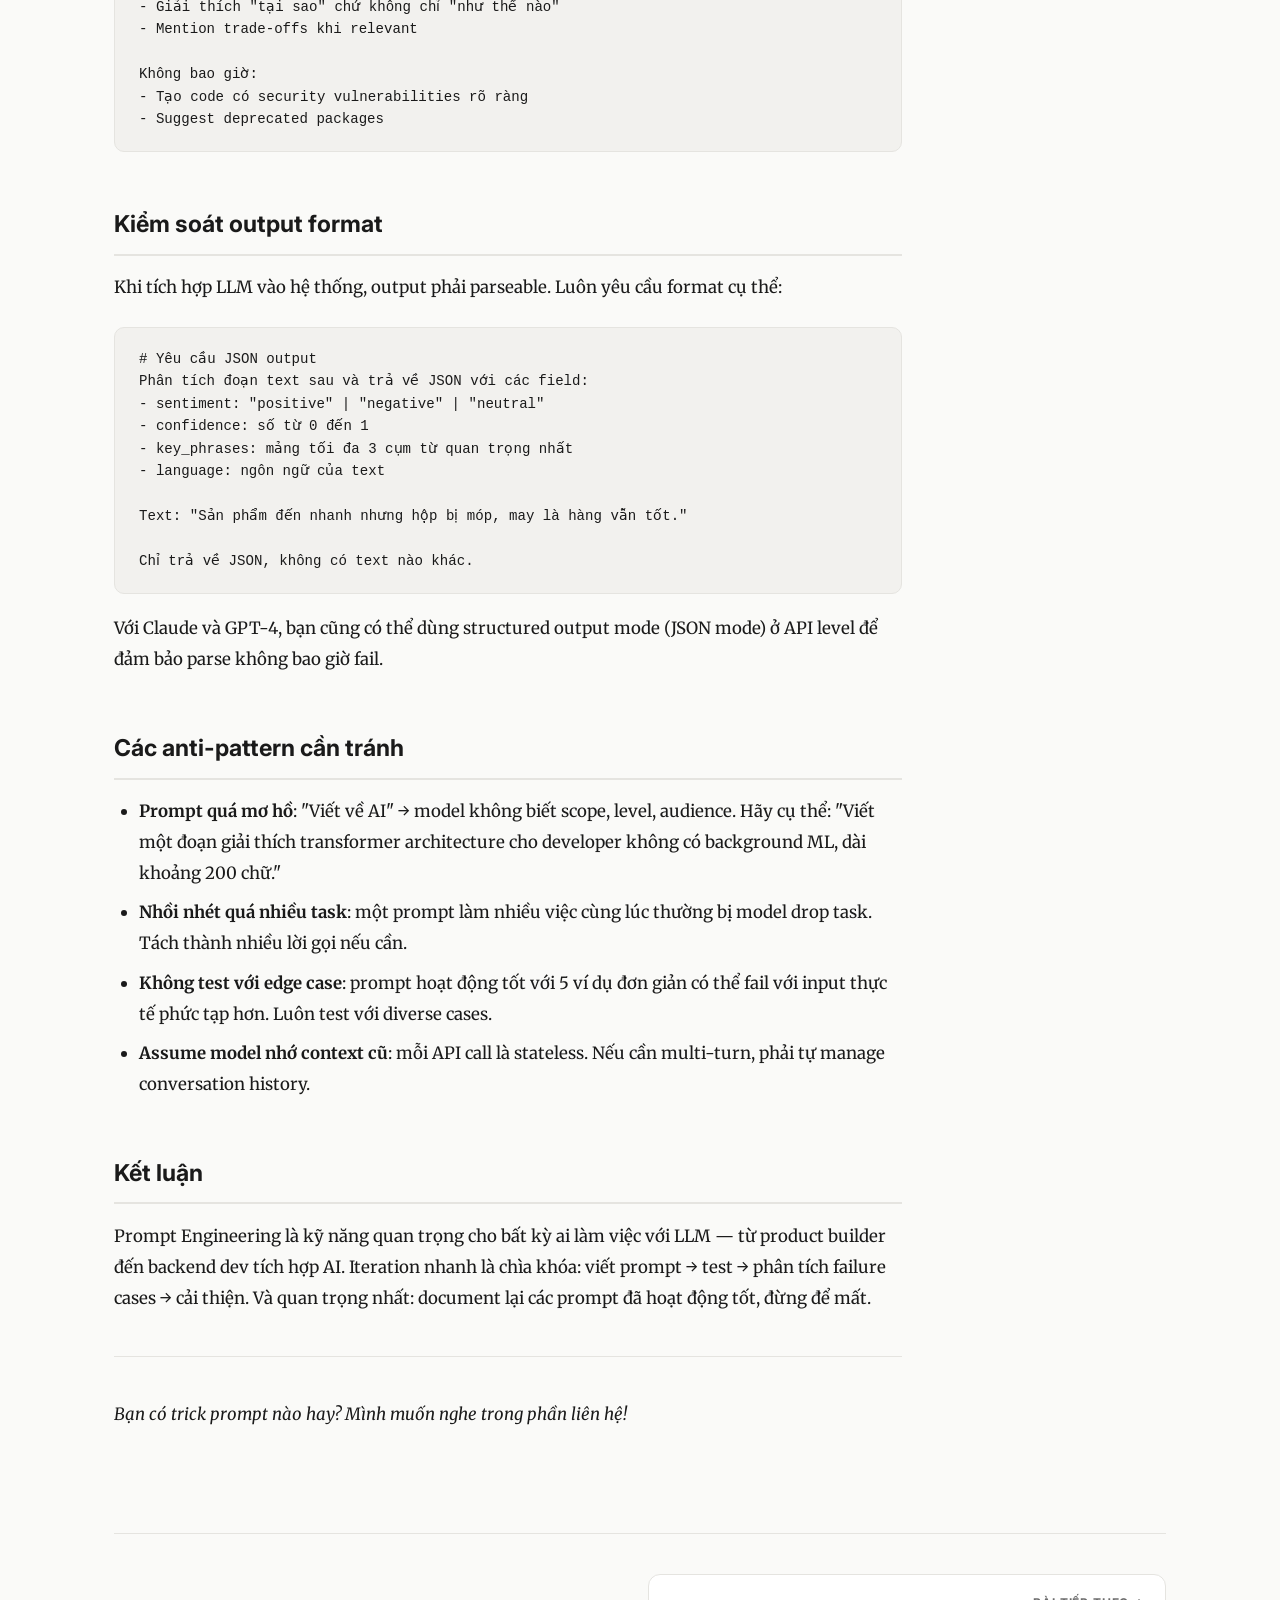
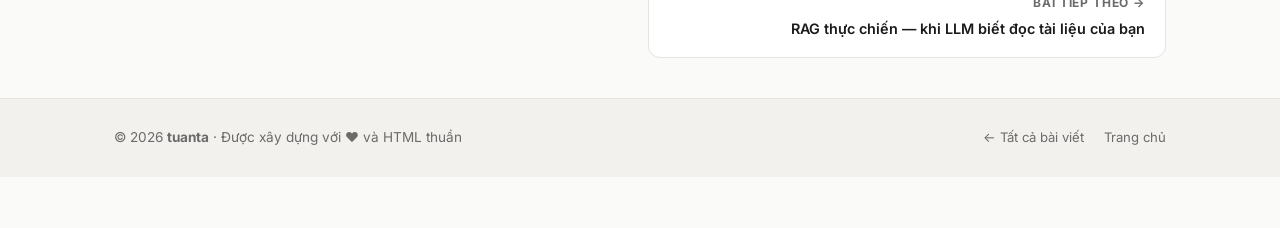
<file: posts/prompt-engineering-thuc-chien.html>
<!DOCTYPE html>
<html lang="vi" data-theme="light">
<head>
  <meta charset="UTF-8" />
  <meta name="viewport" content="width=device-width, initial-scale=1.0" />
  <title>Prompt Engineering thực chiến — viết prompt để LLM làm đúng ý — tuanta</title>
  <meta name="description" content="Kỹ thuật viết prompt hiệu quả cho LLM: few-shot, chain-of-thought, role prompting và các pattern thực tế trong sản xuất." />
  <link rel="stylesheet" href="../style.css" />
  <link rel="preconnect" href="https://fonts.googleapis.com" />
  <link rel="preconnect" href="https://fonts.gstatic.com" crossorigin />
  <link href="https://fonts.googleapis.com/css2?family=Inter:wght@400;500;600;700&family=Merriweather:ital,wght@0,400;0,700;1,400&display=swap" rel="stylesheet" />
</head>
<body>

<main>
  <div class="container">

    <nav class="breadcrumb">
      <a href="../index.html">Trang chủ</a>
      <span class="breadcrumb__sep">/</span>
      <a href="../index.html#posts">Bài viết</a>
      <span class="breadcrumb__sep">/</span>
      <span>Prompt Engineering thực chiến</span>
    </nav>

    <header class="article-header">
      <div class="article-header__tags">
        <span class="tag tag--cat">LLM</span>
        <span class="tag">AI</span>
        <span class="tag">Prompt Engineering</span>
      </div>
      <h1 class="article-title">Prompt Engineering thực chiến — viết prompt để LLM làm đúng ý</h1>
      <div class="article-meta">
        <span class="article-meta__author">
          <span class="article-meta__avatar">TA</span>
          Tuan Anh
        </span>
        <span class="article-meta__sep">·</span>
        <span>15 tháng 3, 2026</span>
        <span class="article-meta__sep">·</span>
        <span>⏱ 11 phút đọc</span>
      </div>
    </header>

    <div class="post-layout">
      <article class="article-body">

        <p>
          LLM (Large Language Models) như GPT-4, Claude, Gemini đang thay đổi cách chúng ta
          làm phần mềm. Nhưng ai cũng biết câu chuyện "garbage in, garbage out" — prompt tệ
          dẫn đến output tệ dù model xịn đến đâu. Prompt Engineering không chỉ là "hỏi đúng
          câu" mà là một kỹ năng có thể học và cải thiện có hệ thống.
        </p>

        <h2 id="tai-sao-prompt-quan-trong">Tại sao prompt quan trọng đến vậy?</h2>

        <p>
          LLM là các mô hình xác suất — chúng không "hiểu" theo nghĩa con người, mà dự đoán
          token tiếp theo dựa trên context. Prompt chính là context đó. Cùng một model, cùng
          một câu hỏi nhưng cách đặt vấn đề khác nhau có thể cho kết quả chênh lệch
          <strong>đáng kinh ngạc</strong>.
        </p>

        <blockquote>
          <p>Prompt engineering không phải là hack hay mẹo vặt. Đó là ngôn ngữ giao tiếp với một loại hệ thống hoàn toàn mới.</p>
        </blockquote>

        <h2 id="zero-shot-few-shot">Zero-shot vs Few-shot prompting</h2>

        <p>
          <strong>Zero-shot</strong>: chỉ mô tả task, không cho ví dụ. Phù hợp với task đơn giản
          hoặc khi model đã được fine-tune cho domain đó.
        </p>

<pre><code>Phân loại sentiment của đoạn text sau:
"Sản phẩm này thực sự tuyệt vời, tôi rất hài lòng!"

→ Positive</code></pre>

        <p>
          <strong>Few-shot</strong>: cung cấp vài ví dụ input-output trước khi đưa ra câu hỏi thực.
          Cực kỳ hiệu quả khi task có format đặc biệt hoặc cần consistent output.
        </p>

<pre><code>Phân loại sentiment. Ví dụ:
Text: "Dịch vụ tệ, chờ mãi không thấy."  → Negative
Text: "Bình thường, không có gì nổi bật." → Neutral
Text: "Nhân viên thân thiện, rất ấn tượng!" → Positive

Bây giờ phân loại:
Text: "Giao hàng chậm nhưng sản phẩm đúng như mô tả."

→ Neutral</code></pre>

        <p>
          Mình thường dùng 3–5 ví dụ. Ít hơn thường không đủ context, nhiều hơn tốn token
          mà lợi ích tăng thêm ít.
        </p>

        <h2 id="chain-of-thought">Chain-of-Thought (CoT) — bắt model "nghĩ thành tiếng"</h2>

        <p>
          Với các task phức tạp cần suy luận nhiều bước, thêm cụm
          <strong>"Hãy suy nghĩ từng bước"</strong> (hoặc "Let's think step by step") vào
          cuối prompt có thể cải thiện accuracy đáng kể.
        </p>

<pre><code># Không có CoT
Nếu một cửa hàng giảm giá 20% rồi lại tăng 25%, giá có cao hơn ban đầu không?
→ Không (sai!)

# Có CoT
Nếu một cửa hàng giảm giá 20% rồi lại tăng 25%, giá có cao hơn ban đầu không?
Hãy tính từng bước.

→ Giả sử giá ban đầu là 100.
  Sau giảm 20%: 100 × 0.8 = 80
  Sau tăng 25%: 80 × 1.25 = 100
→ Giá bằng ban đầu, không cao hơn. (đúng!)</code></pre>

        <p>
          Với GPT-4 và Claude, CoT đôi khi được kích hoạt tự động bởi model. Nhưng với task
          phức tạp, luôn nên explicit.
        </p>

        <h2 id="role-prompting">Role prompting — đặt model vào vai trò cụ thể</h2>

        <p>
          Giao cho model một vai trò rõ ràng giúp nó "kéo" đúng kiến thức và phong cách
          phù hợp từ training data:
        </p>

<pre><code>Bạn là một senior backend engineer với 10 năm kinh nghiệm về Go và distributed systems.
Review đoạn code sau và chỉ ra các vấn đề về performance và concurrency safety:

[code here]</code></pre>

        <p>
          So với prompt không có role, output thường technical hơn, có chiều sâu hơn và ít
          bị "hallucinate" kiến thức cơ bản.
        </p>

        <h2 id="system-prompt">System prompt — foundation của mọi chatbot</h2>

        <p>
          Với các API như OpenAI, Anthropic, system prompt là lớp instruction nền tảng chạy
          trước mọi cuộc hội thoại. Đây là nơi bạn:
        </p>

        <ul>
          <li>Định nghĩa persona và tone (formal, casual, technical)</li>
          <li>Đặt ra giới hạn những gì model được phép làm</li>
          <li>Cung cấp context cố định (tên công ty, sản phẩm, FAQ)</li>
          <li>Format output mong muốn (JSON, Markdown, plain text)</li>
        </ul>

<pre><code>// System prompt cho một coding assistant
Bạn là một AI assistant chuyên hỗ trợ lập trình viên Go.

Luôn:
- Trả lời bằng tiếng Việt trừ khi được yêu cầu khác
- Code examples phải compilable và production-ready
- Giải thích "tại sao" chứ không chỉ "như thế nào"
- Mention trade-offs khi relevant

Không bao giờ:
- Tạo code có security vulnerabilities rõ ràng
- Suggest deprecated packages</code></pre>

        <h2 id="output-format">Kiểm soát output format</h2>

        <p>
          Khi tích hợp LLM vào hệ thống, output phải parseable. Luôn yêu cầu format cụ thể:
        </p>

<pre><code># Yêu cầu JSON output
Phân tích đoạn text sau và trả về JSON với các field:
- sentiment: "positive" | "negative" | "neutral"
- confidence: số từ 0 đến 1
- key_phrases: mảng tối đa 3 cụm từ quan trọng nhất
- language: ngôn ngữ của text

Text: "Sản phẩm đến nhanh nhưng hộp bị móp, may là hàng vẫn tốt."

Chỉ trả về JSON, không có text nào khác.</code></pre>

        <p>
          Với Claude và GPT-4, bạn cũng có thể dùng structured output mode (JSON mode) ở
          API level để đảm bảo parse không bao giờ fail.
        </p>

        <h2 id="cac-anti-pattern">Các anti-pattern cần tránh</h2>

        <ul>
          <li>
            <strong>Prompt quá mơ hồ</strong>: "Viết về AI" → model không biết scope, level,
            audience. Hãy cụ thể: "Viết một đoạn giải thích transformer architecture cho
            developer không có background ML, dài khoảng 200 chữ."
          </li>
          <li>
            <strong>Nhồi nhét quá nhiều task</strong>: một prompt làm nhiều việc cùng lúc
            thường bị model drop task. Tách thành nhiều lời gọi nếu cần.
          </li>
          <li>
            <strong>Không test với edge case</strong>: prompt hoạt động tốt với 5 ví dụ đơn
            giản có thể fail với input thực tế phức tạp hơn. Luôn test với diverse cases.
          </li>
          <li>
            <strong>Assume model nhớ context cũ</strong>: mỗi API call là stateless. Nếu cần
            multi-turn, phải tự manage conversation history.
          </li>
        </ul>

        <h2 id="ket-luan">Kết luận</h2>

        <p>
          Prompt Engineering là kỹ năng quan trọng cho bất kỳ ai làm việc với LLM —
          từ product builder đến backend dev tích hợp AI. Iteration nhanh là chìa khóa:
          viết prompt → test → phân tích failure cases → cải thiện. Và quan trọng nhất:
          document lại các prompt đã hoạt động tốt, đừng để mất.
        </p>

        <hr />

        <p><em>Bạn có trick prompt nào hay? Mình muốn nghe trong phần liên hệ!</em></p>

      </article>

      <aside class="toc">
        <p class="toc__title">Mục lục</p>
        <div id="toc"></div>
      </aside>
    </div>

  </div>

  <div class="container">
    <nav class="post-nav">
      <span></span><!-- newest post, no prev -->
      <a href="rag-thuc-chien.html" class="post-nav__item post-nav__item--next">
        <span class="post-nav__label">Bài tiếp theo →</span>
        <span class="post-nav__title">RAG thực chiến — khi LLM biết đọc tài liệu của bạn</span>
      </a>
    </nav>
  </div>
</main>

<script src="../shared.js"></script>
</body>
</html>
</file>
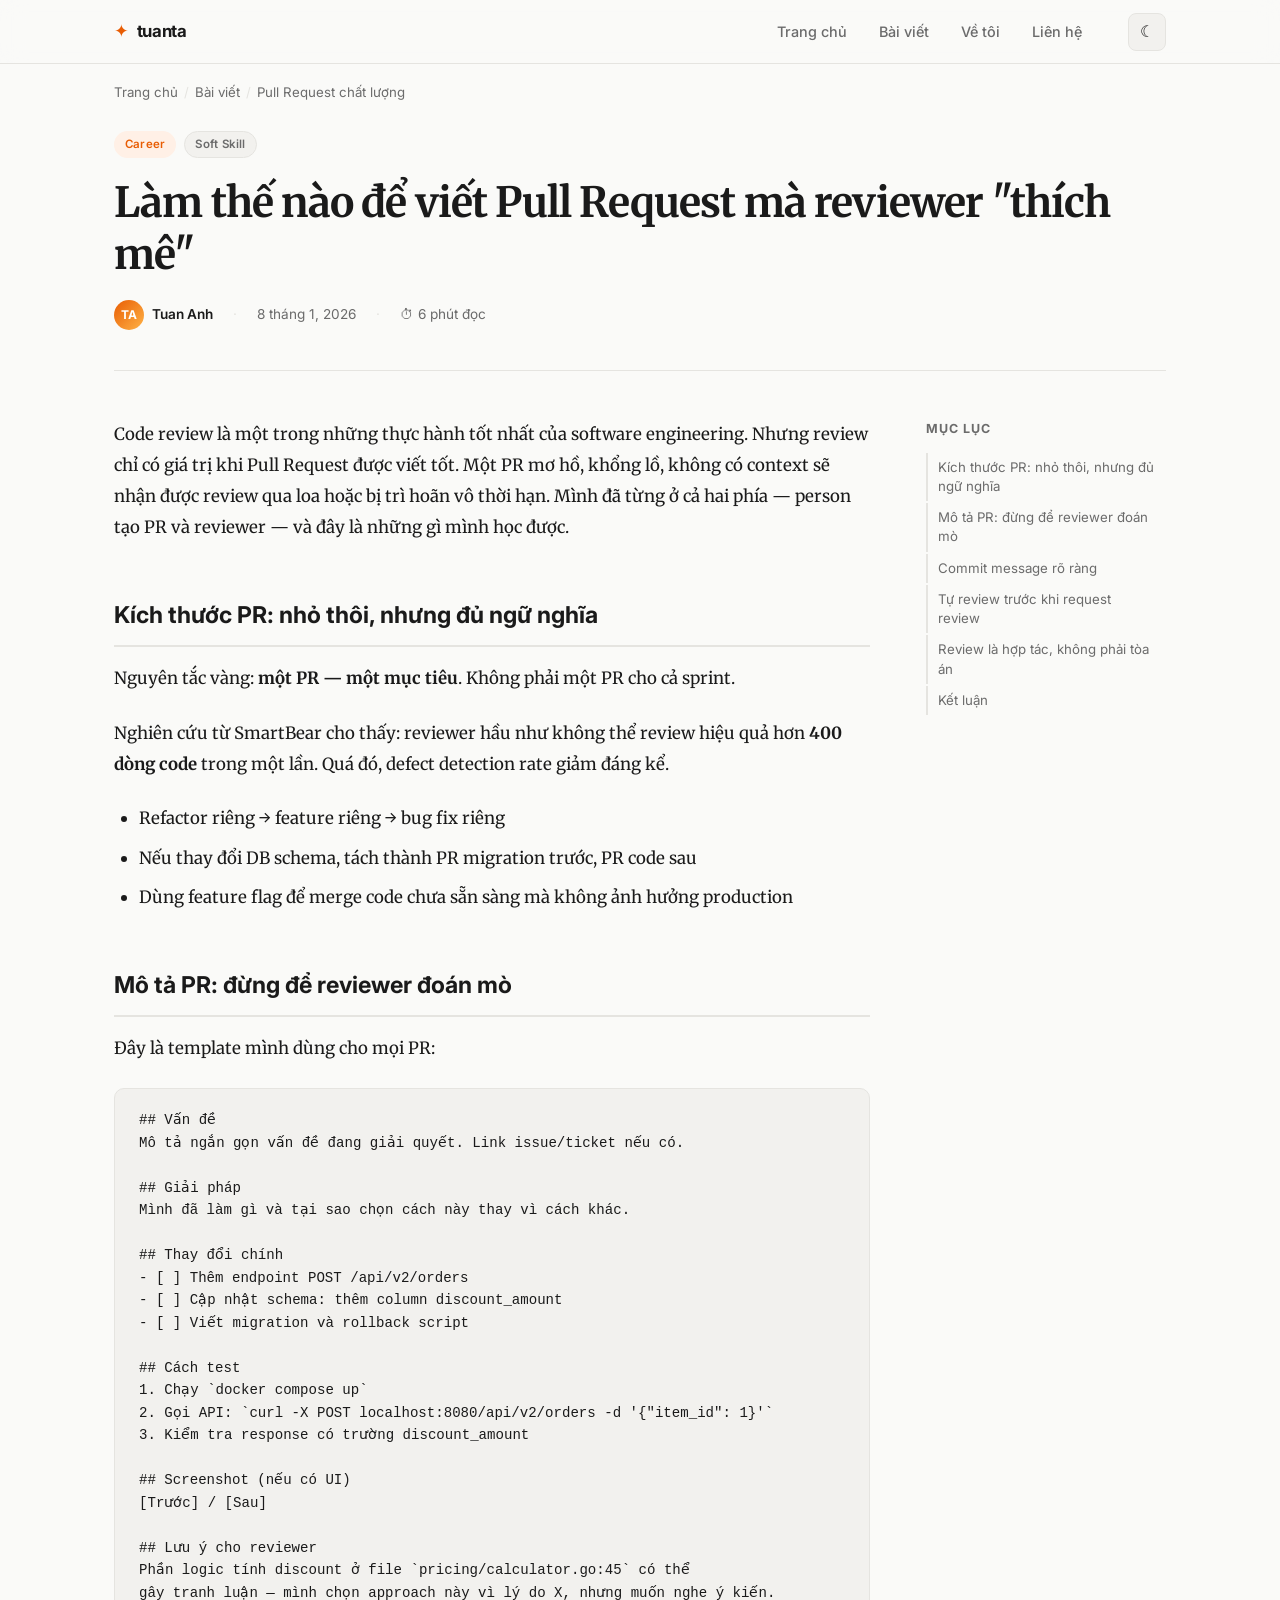
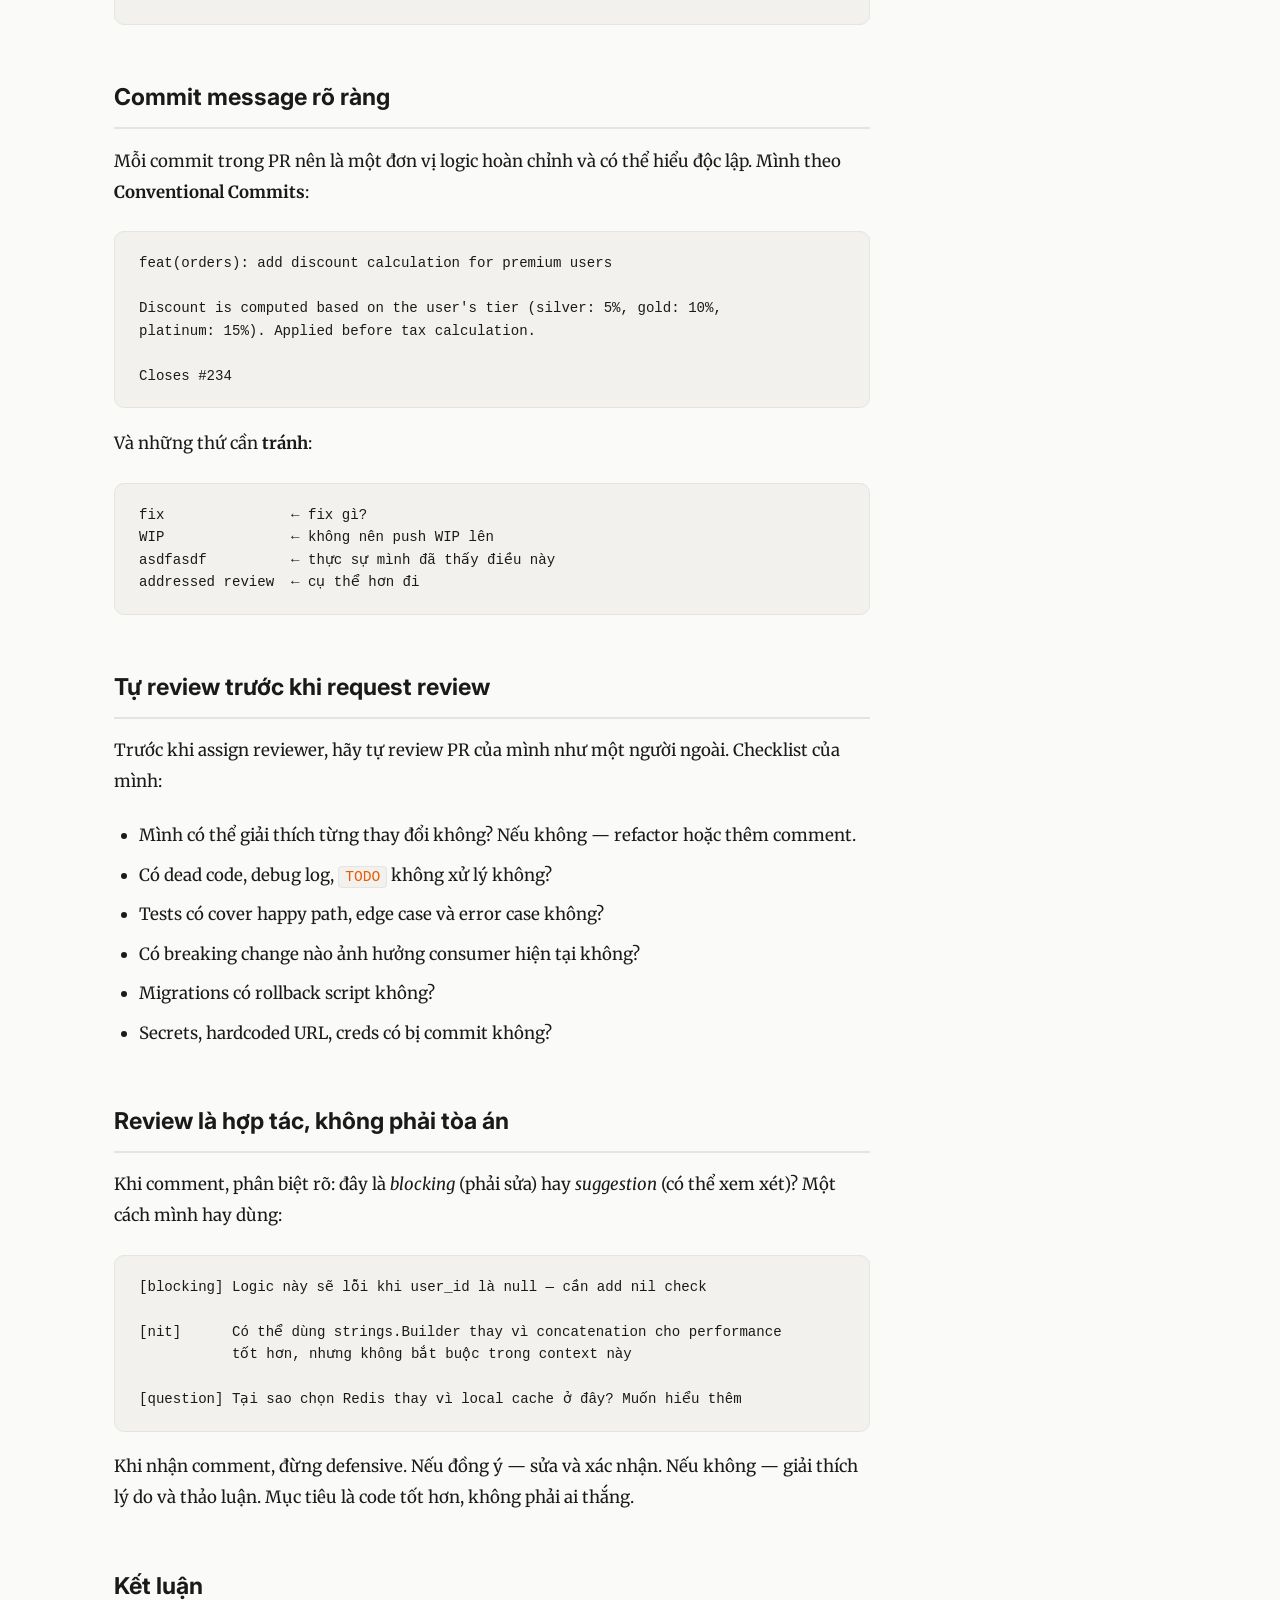
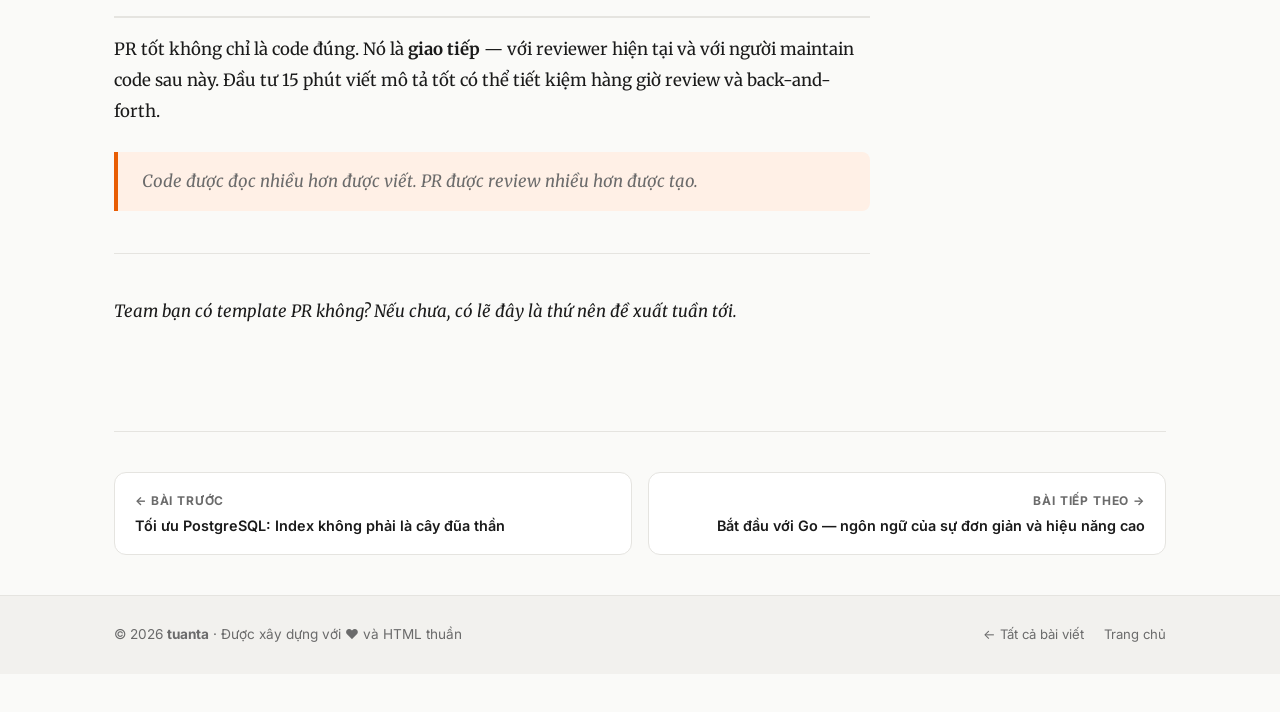
<file: posts/pull-request-chat-luong.html>
<!DOCTYPE html>
<html lang="vi" data-theme="light">
<head>
  <meta charset="UTF-8" />
  <meta name="viewport" content="width=device-width, initial-scale=1.0" />
  <title>Làm thế nào để viết Pull Request mà reviewer thích mê — tuanta</title>
  <meta name="description" content="Những thói quen tạo PR chất lượng cao: mô tả rõ ràng, tách nhỏ commits, checklist tự review." />
  <link rel="stylesheet" href="../style.css" />
  <link rel="preconnect" href="https://fonts.googleapis.com" />
  <link rel="preconnect" href="https://fonts.gstatic.com" crossorigin />
  <link href="https://fonts.googleapis.com/css2?family=Inter:wght@400;500;600;700&family=Merriweather:ital,wght@0,400;0,700;1,400&display=swap" rel="stylesheet" />
</head>
<body>

<main>
  <div class="container">

    <nav class="breadcrumb">
      <a href="../index.html">Trang chủ</a>
      <span class="breadcrumb__sep">/</span>
      <a href="../index.html#posts">Bài viết</a>
      <span class="breadcrumb__sep">/</span>
      <span>Pull Request chất lượng</span>
    </nav>

    <header class="article-header">
      <div class="article-header__tags">
        <span class="tag tag--cat">Career</span>
        <span class="tag">Soft Skill</span>
      </div>
      <h1 class="article-title">Làm thế nào để viết Pull Request mà reviewer "thích mê"</h1>
      <div class="article-meta">
        <span class="article-meta__author">
          <span class="article-meta__avatar">TA</span>
          Tuan Anh
        </span>
        <span class="article-meta__sep">·</span>
        <span>8 tháng 1, 2026</span>
        <span class="article-meta__sep">·</span>
        <span>⏱ 6 phút đọc</span>
      </div>
    </header>

    <div class="post-layout">
      <article class="article-body">

        <p>
          Code review là một trong những thực hành tốt nhất của software engineering.
          Nhưng review chỉ có giá trị khi Pull Request được viết tốt. Một PR mơ hồ, khổng lồ,
          không có context sẽ nhận được review qua loa hoặc bị trì hoãn vô thời hạn.
          Mình đã từng ở cả hai phía — person tạo PR và reviewer — và đây là những gì mình học được.
        </p>

        <h2 id="kich-thuoc-pr">Kích thước PR: nhỏ thôi, nhưng đủ ngữ nghĩa</h2>

        <p>
          Nguyên tắc vàng: <strong>một PR — một mục tiêu</strong>. Không phải một PR cho cả sprint.
        </p>

        <p>
          Nghiên cứu từ SmartBear cho thấy: reviewer hầu như không thể review hiệu quả hơn
          <strong>400 dòng code</strong> trong một lần. Quá đó, defect detection rate giảm đáng kể.
        </p>

        <ul>
          <li>Refactor riêng → feature riêng → bug fix riêng</li>
          <li>Nếu thay đổi DB schema, tách thành PR migration trước, PR code sau</li>
          <li>Dùng feature flag để merge code chưa sẵn sàng mà không ảnh hưởng production</li>
        </ul>

        <h2 id="mo-ta-pr">Mô tả PR: đừng để reviewer đoán mò</h2>

        <p>Đây là template mình dùng cho mọi PR:</p>

<pre><code>## Vấn đề
Mô tả ngắn gọn vấn đề đang giải quyết. Link issue/ticket nếu có.

## Giải pháp
Mình đã làm gì và tại sao chọn cách này thay vì cách khác.

## Thay đổi chính
- [ ] Thêm endpoint POST /api/v2/orders
- [ ] Cập nhật schema: thêm column discount_amount
- [ ] Viết migration và rollback script

## Cách test
1. Chạy `docker compose up`
2. Gọi API: `curl -X POST localhost:8080/api/v2/orders -d '{"item_id": 1}'`
3. Kiểm tra response có trường discount_amount

## Screenshot (nếu có UI)
[Trước] / [Sau]

## Lưu ý cho reviewer
Phần logic tính discount ở file `pricing/calculator.go:45` có thể
gây tranh luận — mình chọn approach này vì lý do X, nhưng muốn nghe ý kiến.
</code></pre>

        <h2 id="commit-message">Commit message rõ ràng</h2>

        <p>
          Mỗi commit trong PR nên là một đơn vị logic hoàn chỉnh và có thể hiểu độc lập.
          Mình theo <strong>Conventional Commits</strong>:
        </p>

<pre><code>feat(orders): add discount calculation for premium users

Discount is computed based on the user's tier (silver: 5%, gold: 10%,
platinum: 15%). Applied before tax calculation.

Closes #234
</code></pre>

        <p>Và những thứ cần <strong>tránh</strong>:</p>

<pre><code>fix               ← fix gì?
WIP               ← không nên push WIP lên
asdfasdf          ← thực sự mình đã thấy điều này
addressed review  ← cụ thể hơn đi</code></pre>

        <h2 id="self-review">Tự review trước khi request review</h2>

        <p>
          Trước khi assign reviewer, hãy tự review PR của mình như một người ngoài.
          Checklist của mình:
        </p>

        <ul>
          <li>Mình có thể giải thích từng thay đổi không? Nếu không — refactor hoặc thêm comment.</li>
          <li>Có dead code, debug log, <code>TODO</code> không xử lý không?</li>
          <li>Tests có cover happy path, edge case và error case không?</li>
          <li>Có breaking change nào ảnh hưởng consumer hiện tại không?</li>
          <li>Migrations có rollback script không?</li>
          <li>Secrets, hardcoded URL, creds có bị commit không?</li>
        </ul>

        <h2 id="review-la-hop-tac">Review là hợp tác, không phải tòa án</h2>

        <p>
          Khi comment, phân biệt rõ: đây là <em>blocking</em> (phải sửa) hay <em>suggestion</em>
          (có thể xem xét)? Một cách mình hay dùng:
        </p>

<pre><code>[blocking] Logic này sẽ lỗi khi user_id là null — cần add nil check

[nit]      Có thể dùng strings.Builder thay vì concatenation cho performance
           tốt hơn, nhưng không bắt buộc trong context này

[question] Tại sao chọn Redis thay vì local cache ở đây? Muốn hiểu thêm</code></pre>

        <p>
          Khi nhận comment, đừng defensive. Nếu đồng ý — sửa và xác nhận. Nếu không —
          giải thích lý do và thảo luận. Mục tiêu là code tốt hơn, không phải ai thắng.
        </p>

        <h2 id="ket-luan">Kết luận</h2>

        <p>
          PR tốt không chỉ là code đúng. Nó là <strong>giao tiếp</strong> — với reviewer hiện tại
          và với người maintain code sau này. Đầu tư 15 phút viết mô tả tốt có thể tiết kiệm
          hàng giờ review và back-and-forth.
        </p>

        <blockquote>
          <p>Code được đọc nhiều hơn được viết. PR được review nhiều hơn được tạo.</p>
        </blockquote>

        <hr />

        <p><em>Team bạn có template PR không? Nếu chưa, có lẽ đây là thứ nên đề xuất tuần tới.</em></p>

      </article>

      <aside class="toc">
        <p class="toc__title">Mục lục</p>
        <div id="toc"></div>
      </aside>
    </div>

  </div>

  <div class="container">
    <nav class="post-nav">
      <a href="postgresql-index.html" class="post-nav__item">
        <span class="post-nav__label">← Bài trước</span>
        <span class="post-nav__title">Tối ưu PostgreSQL: Index không phải là cây đũa thần</span>
      </a>
      <a href="golang-bat-dau.html" class="post-nav__item post-nav__item--next">
        <span class="post-nav__label">Bài tiếp theo →</span>
        <span class="post-nav__title">Bắt đầu với Go — ngôn ngữ của sự đơn giản và hiệu năng cao</span>
      </a>
    </nav>
  </div>
</main>

<script src="../shared.js"></script>
</body>
</html>
</file>
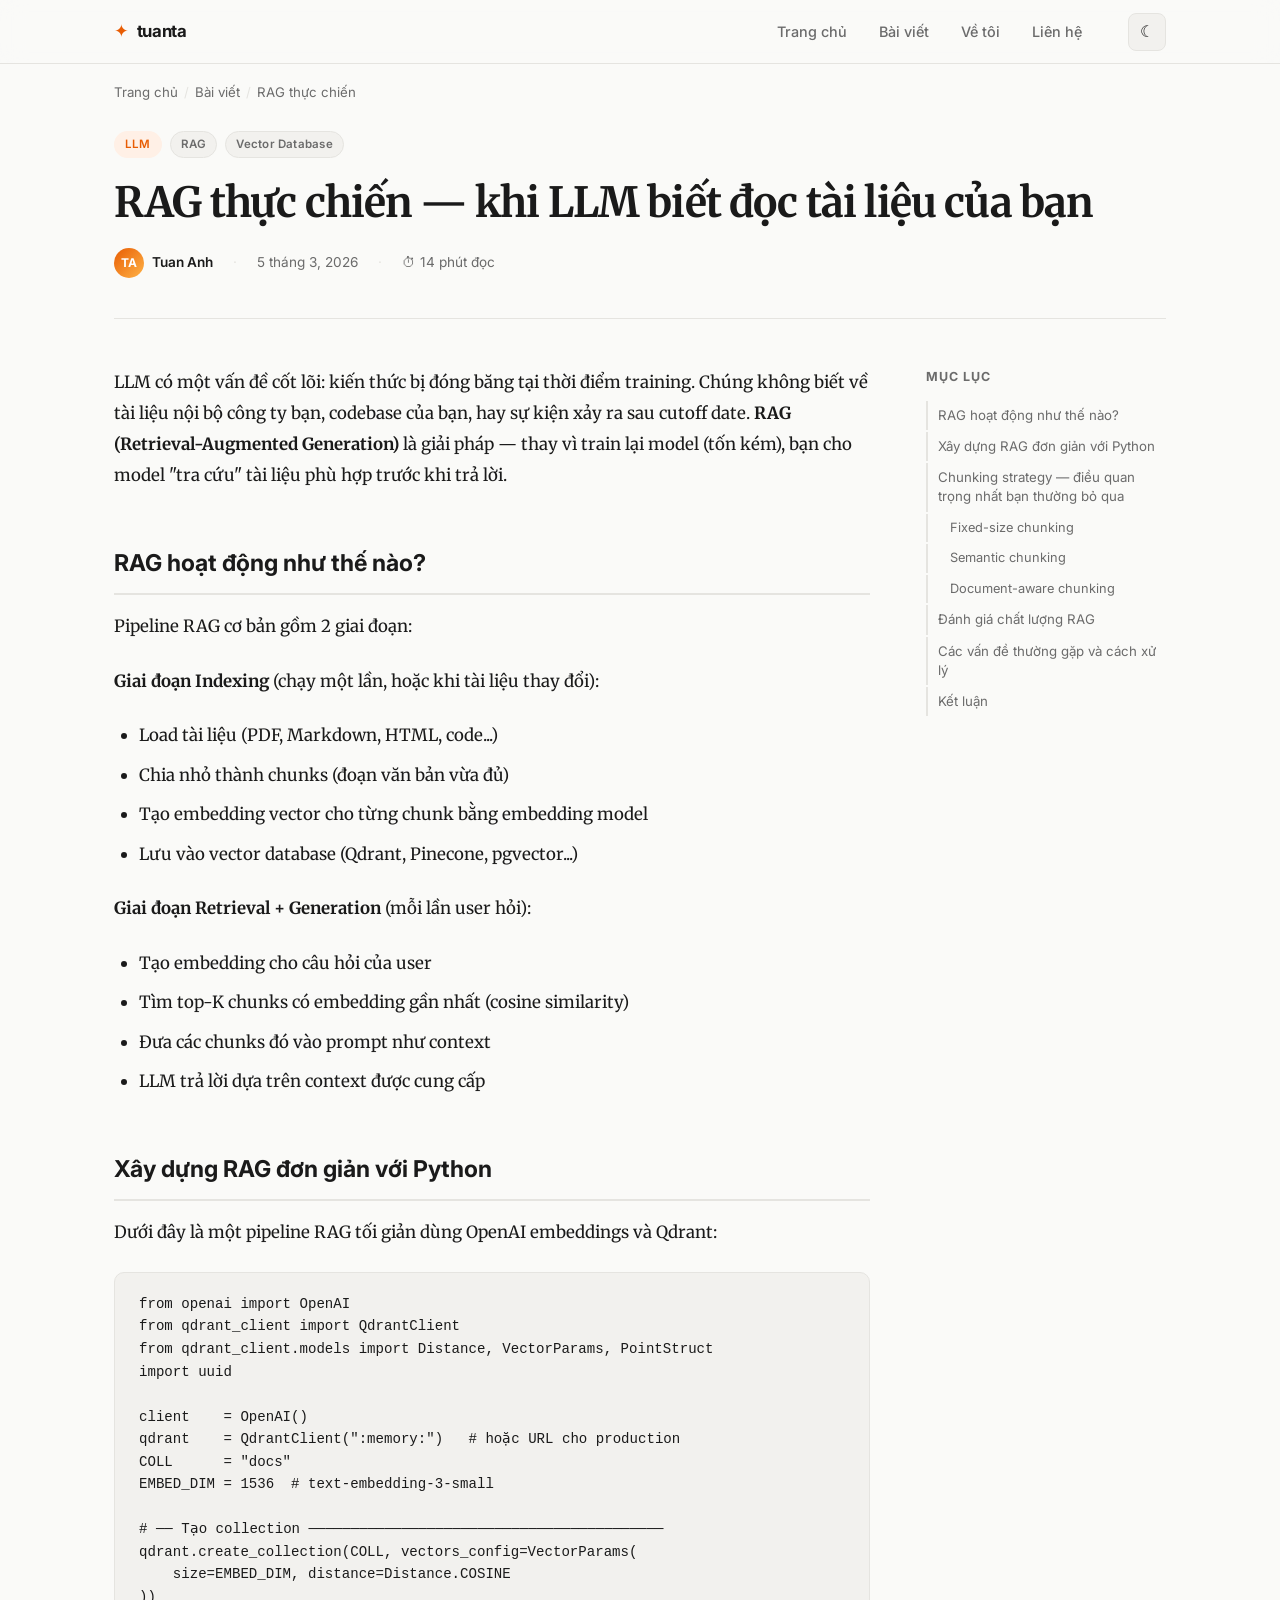
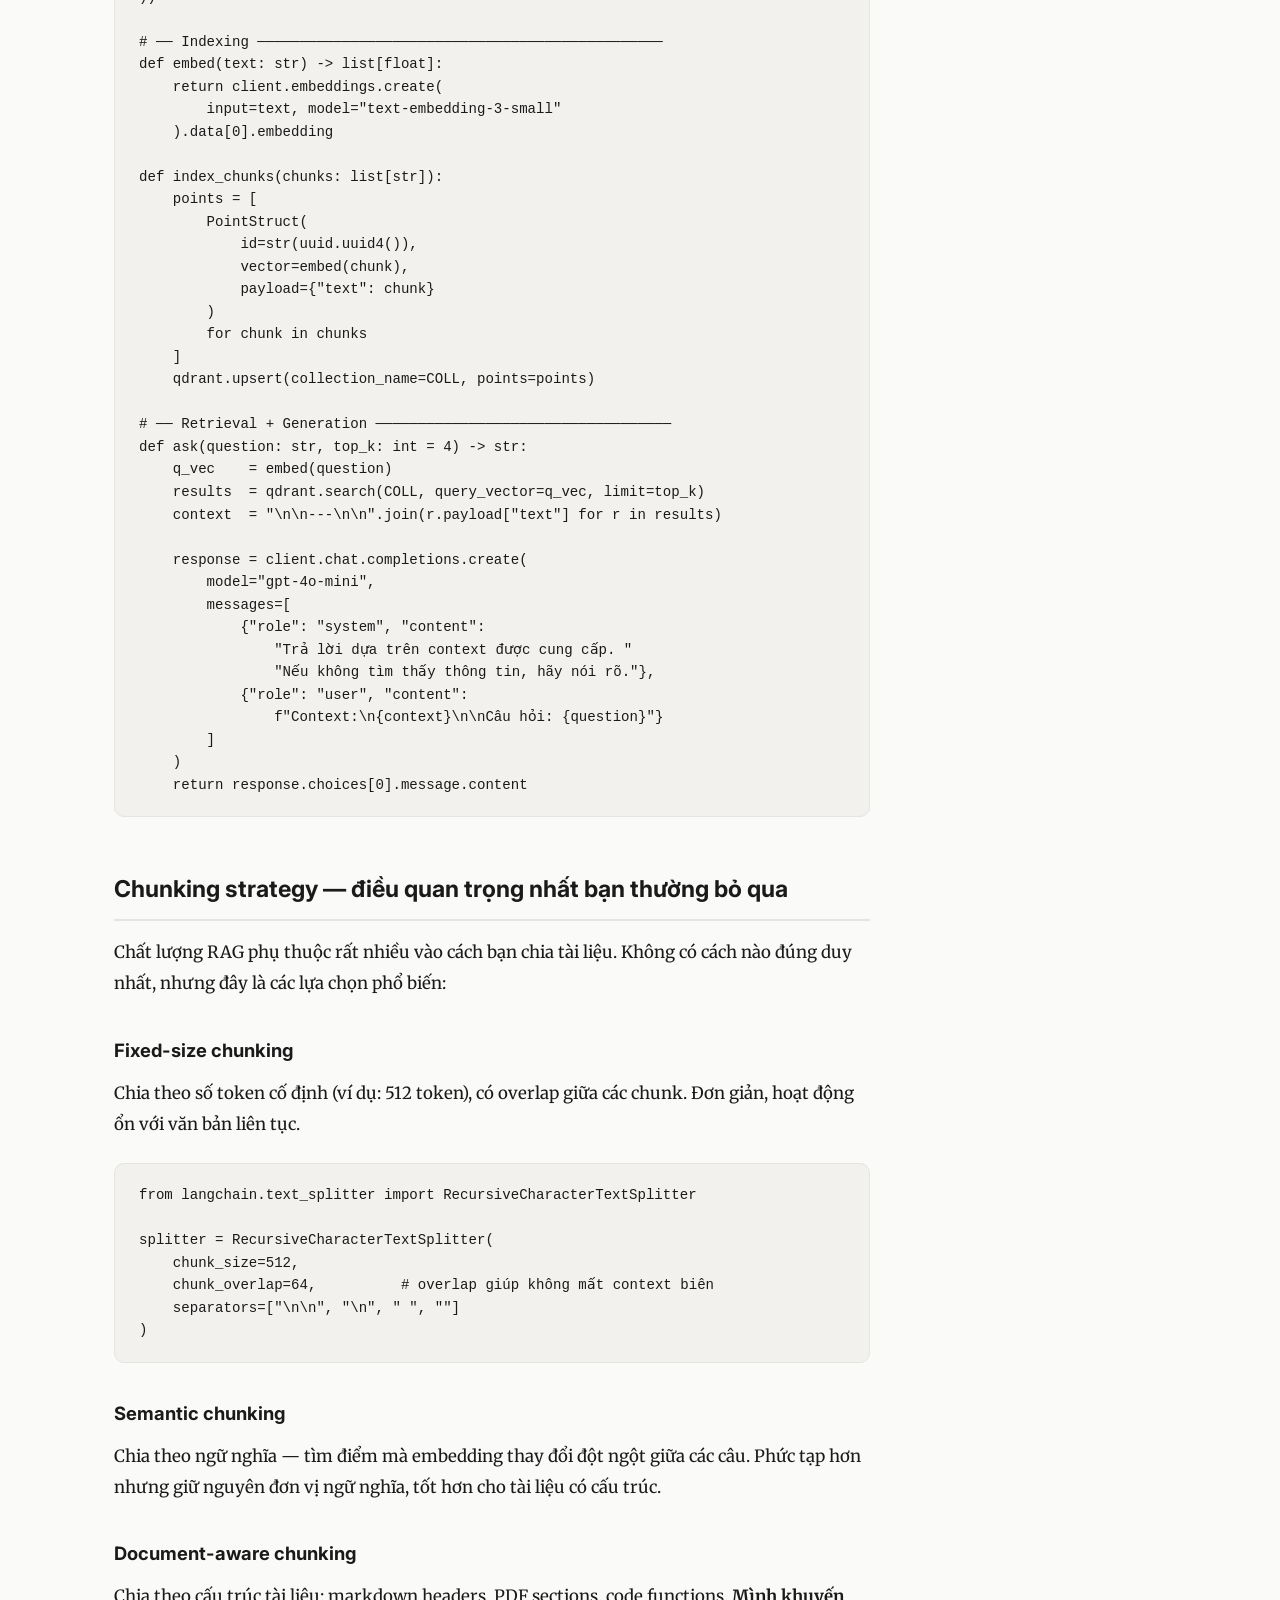
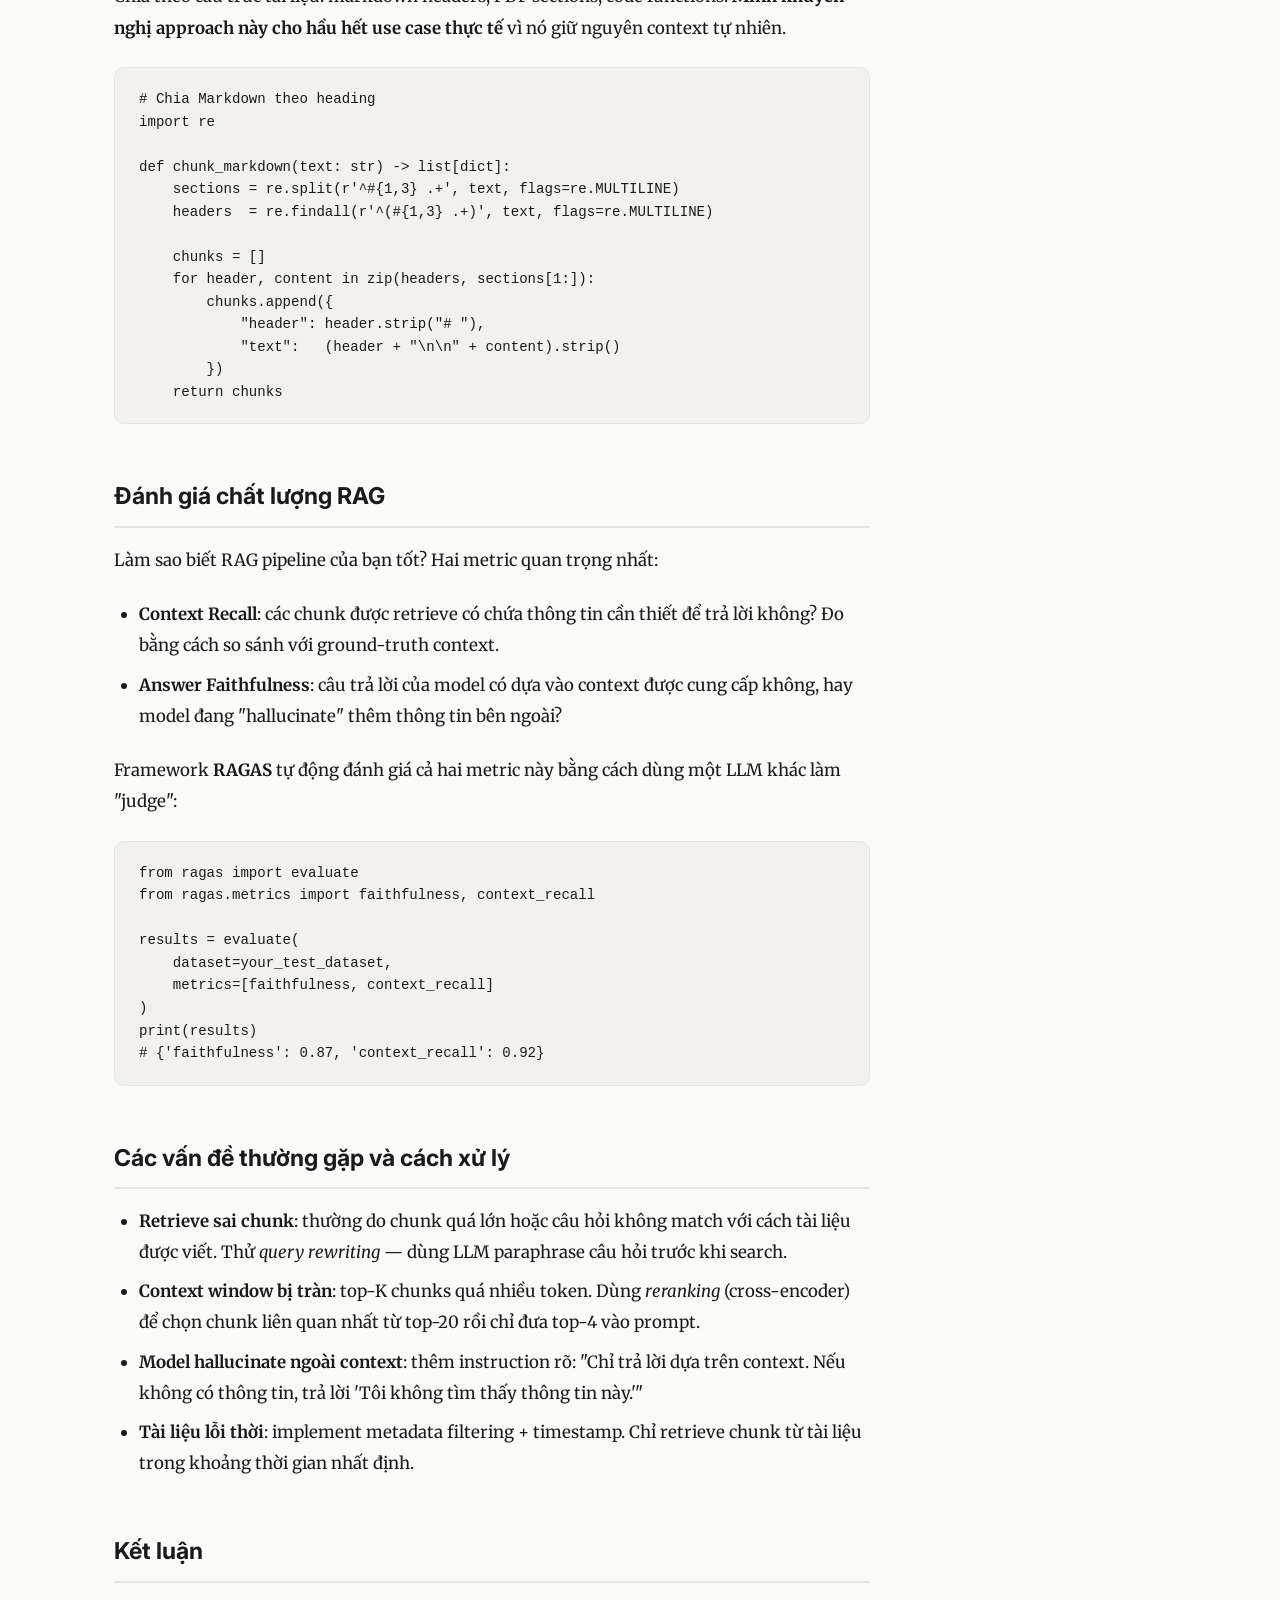
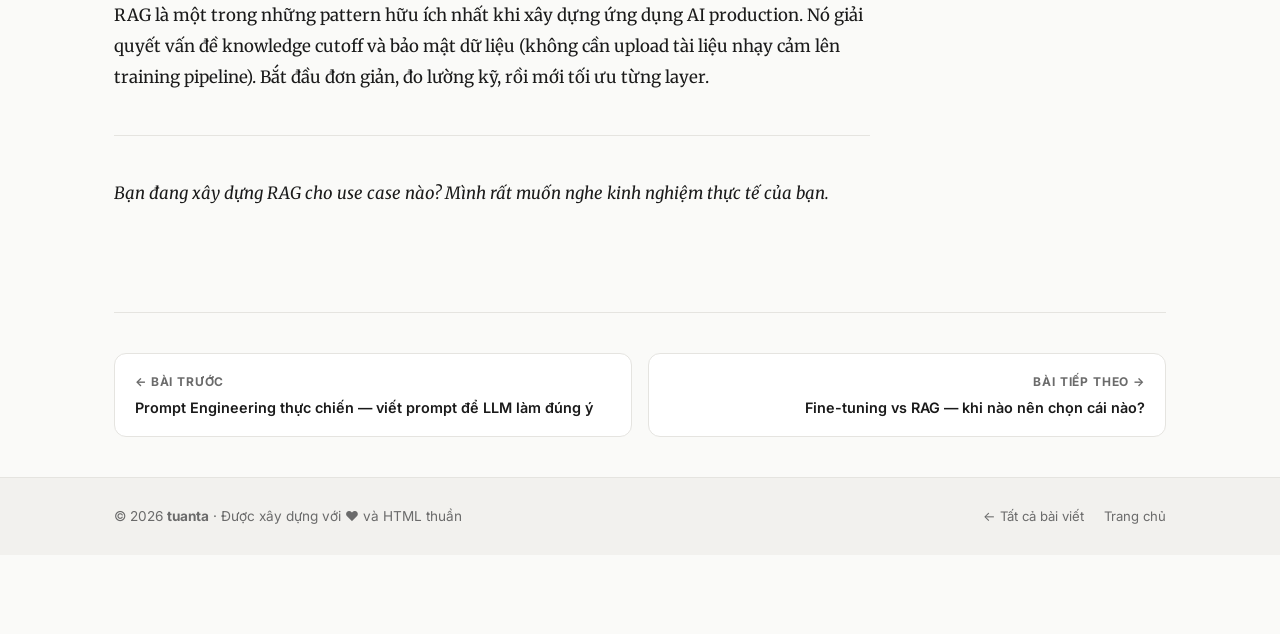
<file: posts/rag-thuc-chien.html>
<!DOCTYPE html>
<html lang="vi" data-theme="light">
<head>
  <meta charset="UTF-8" />
  <meta name="viewport" content="width=device-width, initial-scale=1.0" />
  <title>RAG thực chiến — khi LLM biết đọc tài liệu của bạn — tuanta</title>
  <meta name="description" content="Xây dựng hệ thống RAG (Retrieval-Augmented Generation) từ đầu: embedding, vector database, chunking strategy và đánh giá chất lượng." />
  <link rel="stylesheet" href="../style.css" />
  <link rel="preconnect" href="https://fonts.googleapis.com" />
  <link rel="preconnect" href="https://fonts.gstatic.com" crossorigin />
  <link href="https://fonts.googleapis.com/css2?family=Inter:wght@400;500;600;700&family=Merriweather:ital,wght@0,400;0,700;1,400&display=swap" rel="stylesheet" />
</head>
<body>

<main>
  <div class="container">

    <nav class="breadcrumb">
      <a href="../index.html">Trang chủ</a>
      <span class="breadcrumb__sep">/</span>
      <a href="../index.html#posts">Bài viết</a>
      <span class="breadcrumb__sep">/</span>
      <span>RAG thực chiến</span>
    </nav>

    <header class="article-header">
      <div class="article-header__tags">
        <span class="tag tag--cat">LLM</span>
        <span class="tag">RAG</span>
        <span class="tag">Vector Database</span>
      </div>
      <h1 class="article-title">RAG thực chiến — khi LLM biết đọc tài liệu của bạn</h1>
      <div class="article-meta">
        <span class="article-meta__author">
          <span class="article-meta__avatar">TA</span>
          Tuan Anh
        </span>
        <span class="article-meta__sep">·</span>
        <span>5 tháng 3, 2026</span>
        <span class="article-meta__sep">·</span>
        <span>⏱ 14 phút đọc</span>
      </div>
    </header>

    <div class="post-layout">
      <article class="article-body">

        <p>
          LLM có một vấn đề cốt lõi: kiến thức bị đóng băng tại thời điểm training. Chúng
          không biết về tài liệu nội bộ công ty bạn, codebase của bạn, hay sự kiện xảy ra
          sau cutoff date. <strong>RAG (Retrieval-Augmented Generation)</strong> là giải pháp
          — thay vì train lại model (tốn kém), bạn cho model "tra cứu" tài liệu phù hợp
          trước khi trả lời.
        </p>

        <h2 id="rag-hoat-dong-the-nao">RAG hoạt động như thế nào?</h2>

        <p>Pipeline RAG cơ bản gồm 2 giai đoạn:</p>

        <p>
          <strong>Giai đoạn Indexing</strong> (chạy một lần, hoặc khi tài liệu thay đổi):
        </p>

        <ul>
          <li>Load tài liệu (PDF, Markdown, HTML, code...)</li>
          <li>Chia nhỏ thành chunks (đoạn văn bản vừa đủ)</li>
          <li>Tạo embedding vector cho từng chunk bằng embedding model</li>
          <li>Lưu vào vector database (Qdrant, Pinecone, pgvector...)</li>
        </ul>

        <p>
          <strong>Giai đoạn Retrieval + Generation</strong> (mỗi lần user hỏi):
        </p>

        <ul>
          <li>Tạo embedding cho câu hỏi của user</li>
          <li>Tìm top-K chunks có embedding gần nhất (cosine similarity)</li>
          <li>Đưa các chunks đó vào prompt như context</li>
          <li>LLM trả lời dựa trên context được cung cấp</li>
        </ul>

        <h2 id="xay-dung-rag-don-gian">Xây dựng RAG đơn giản với Python</h2>

        <p>
          Dưới đây là một pipeline RAG tối giản dùng OpenAI embeddings và Qdrant:
        </p>

<pre><code>from openai import OpenAI
from qdrant_client import QdrantClient
from qdrant_client.models import Distance, VectorParams, PointStruct
import uuid

client    = OpenAI()
qdrant    = QdrantClient(":memory:")   # hoặc URL cho production
COLL      = "docs"
EMBED_DIM = 1536  # text-embedding-3-small

# ── Tạo collection ──────────────────────────────────────────
qdrant.create_collection(COLL, vectors_config=VectorParams(
    size=EMBED_DIM, distance=Distance.COSINE
))

# ── Indexing ────────────────────────────────────────────────
def embed(text: str) -> list[float]:
    return client.embeddings.create(
        input=text, model="text-embedding-3-small"
    ).data[0].embedding

def index_chunks(chunks: list[str]):
    points = [
        PointStruct(
            id=str(uuid.uuid4()),
            vector=embed(chunk),
            payload={"text": chunk}
        )
        for chunk in chunks
    ]
    qdrant.upsert(collection_name=COLL, points=points)

# ── Retrieval + Generation ───────────────────────────────────
def ask(question: str, top_k: int = 4) -> str:
    q_vec    = embed(question)
    results  = qdrant.search(COLL, query_vector=q_vec, limit=top_k)
    context  = "\n\n---\n\n".join(r.payload["text"] for r in results)

    response = client.chat.completions.create(
        model="gpt-4o-mini",
        messages=[
            {"role": "system", "content":
                "Trả lời dựa trên context được cung cấp. "
                "Nếu không tìm thấy thông tin, hãy nói rõ."},
            {"role": "user", "content":
                f"Context:\n{context}\n\nCâu hỏi: {question}"}
        ]
    )
    return response.choices[0].message.content</code></pre>

        <h2 id="chunking-strategy">Chunking strategy — điều quan trọng nhất bạn thường bỏ qua</h2>

        <p>
          Chất lượng RAG phụ thuộc rất nhiều vào cách bạn chia tài liệu. Không có cách
          nào đúng duy nhất, nhưng đây là các lựa chọn phổ biến:
        </p>

        <h3 id="fixed-size">Fixed-size chunking</h3>

        <p>
          Chia theo số token cố định (ví dụ: 512 token), có overlap giữa các chunk.
          Đơn giản, hoạt động ổn với văn bản liên tục.
        </p>

<pre><code>from langchain.text_splitter import RecursiveCharacterTextSplitter

splitter = RecursiveCharacterTextSplitter(
    chunk_size=512,
    chunk_overlap=64,          # overlap giúp không mất context biên
    separators=["\n\n", "\n", " ", ""]
)</code></pre>

        <h3 id="semantic-chunking">Semantic chunking</h3>

        <p>
          Chia theo ngữ nghĩa — tìm điểm mà embedding thay đổi đột ngột giữa các câu.
          Phức tạp hơn nhưng giữ nguyên đơn vị ngữ nghĩa, tốt hơn cho tài liệu có cấu trúc.
        </p>

        <h3 id="document-aware">Document-aware chunking</h3>

        <p>
          Chia theo cấu trúc tài liệu: markdown headers, PDF sections, code functions.
          <strong>Mình khuyến nghị approach này cho hầu hết use case thực tế</strong>
          vì nó giữ nguyên context tự nhiên.
        </p>

<pre><code># Chia Markdown theo heading
import re

def chunk_markdown(text: str) -> list[dict]:
    sections = re.split(r'^#{1,3} .+', text, flags=re.MULTILINE)
    headers  = re.findall(r'^(#{1,3} .+)', text, flags=re.MULTILINE)

    chunks = []
    for header, content in zip(headers, sections[1:]):
        chunks.append({
            "header": header.strip("# "),
            "text":   (header + "\n\n" + content).strip()
        })
    return chunks</code></pre>

        <h2 id="danh-gia-chat-luong">Đánh giá chất lượng RAG</h2>

        <p>
          Làm sao biết RAG pipeline của bạn tốt? Hai metric quan trọng nhất:
        </p>

        <ul>
          <li>
            <strong>Context Recall</strong>: các chunk được retrieve có chứa thông tin cần
            thiết để trả lời không? Đo bằng cách so sánh với ground-truth context.
          </li>
          <li>
            <strong>Answer Faithfulness</strong>: câu trả lời của model có dựa vào context
            được cung cấp không, hay model đang "hallucinate" thêm thông tin bên ngoài?
          </li>
        </ul>

        <p>
          Framework <strong>RAGAS</strong> tự động đánh giá cả hai metric này bằng cách
          dùng một LLM khác làm "judge":
        </p>

<pre><code>from ragas import evaluate
from ragas.metrics import faithfulness, context_recall

results = evaluate(
    dataset=your_test_dataset,
    metrics=[faithfulness, context_recall]
)
print(results)
# {'faithfulness': 0.87, 'context_recall': 0.92}</code></pre>

        <h2 id="cac-van-de-thuong-gap">Các vấn đề thường gặp và cách xử lý</h2>

        <ul>
          <li>
            <strong>Retrieve sai chunk</strong>: thường do chunk quá lớn hoặc câu hỏi không
            match với cách tài liệu được viết. Thử <em>query rewriting</em> — dùng LLM
            paraphrase câu hỏi trước khi search.
          </li>
          <li>
            <strong>Context window bị tràn</strong>: top-K chunks quá nhiều token. Dùng
            <em>reranking</em> (cross-encoder) để chọn chunk liên quan nhất từ top-20 rồi
            chỉ đưa top-4 vào prompt.
          </li>
          <li>
            <strong>Model hallucinate ngoài context</strong>: thêm instruction rõ: "Chỉ trả lời
            dựa trên context. Nếu không có thông tin, trả lời 'Tôi không tìm thấy thông tin này.'"
          </li>
          <li>
            <strong>Tài liệu lỗi thời</strong>: implement metadata filtering + timestamp.
            Chỉ retrieve chunk từ tài liệu trong khoảng thời gian nhất định.
          </li>
        </ul>

        <h2 id="ket-luan">Kết luận</h2>

        <p>
          RAG là một trong những pattern hữu ích nhất khi xây dựng ứng dụng AI production.
          Nó giải quyết vấn đề knowledge cutoff và bảo mật dữ liệu (không cần upload tài liệu
          nhạy cảm lên training pipeline). Bắt đầu đơn giản, đo lường kỹ, rồi mới tối ưu
          từng layer.
        </p>

        <hr />

        <p><em>Bạn đang xây dựng RAG cho use case nào? Mình rất muốn nghe kinh nghiệm thực tế của bạn.</em></p>

      </article>

      <aside class="toc">
        <p class="toc__title">Mục lục</p>
        <div id="toc"></div>
      </aside>
    </div>

  </div>

  <div class="container">
    <nav class="post-nav">
      <a href="prompt-engineering-thuc-chien.html" class="post-nav__item">
        <span class="post-nav__label">← Bài trước</span>
        <span class="post-nav__title">Prompt Engineering thực chiến — viết prompt để LLM làm đúng ý</span>
      </a>
      <a href="fine-tuning-vs-rag.html" class="post-nav__item post-nav__item--next">
        <span class="post-nav__label">Bài tiếp theo →</span>
        <span class="post-nav__title">Fine-tuning vs RAG — khi nào nên chọn cái nào?</span>
      </a>
    </nav>
  </div>
</main>

<script src="../shared.js"></script>
</body>
</html>
</file>
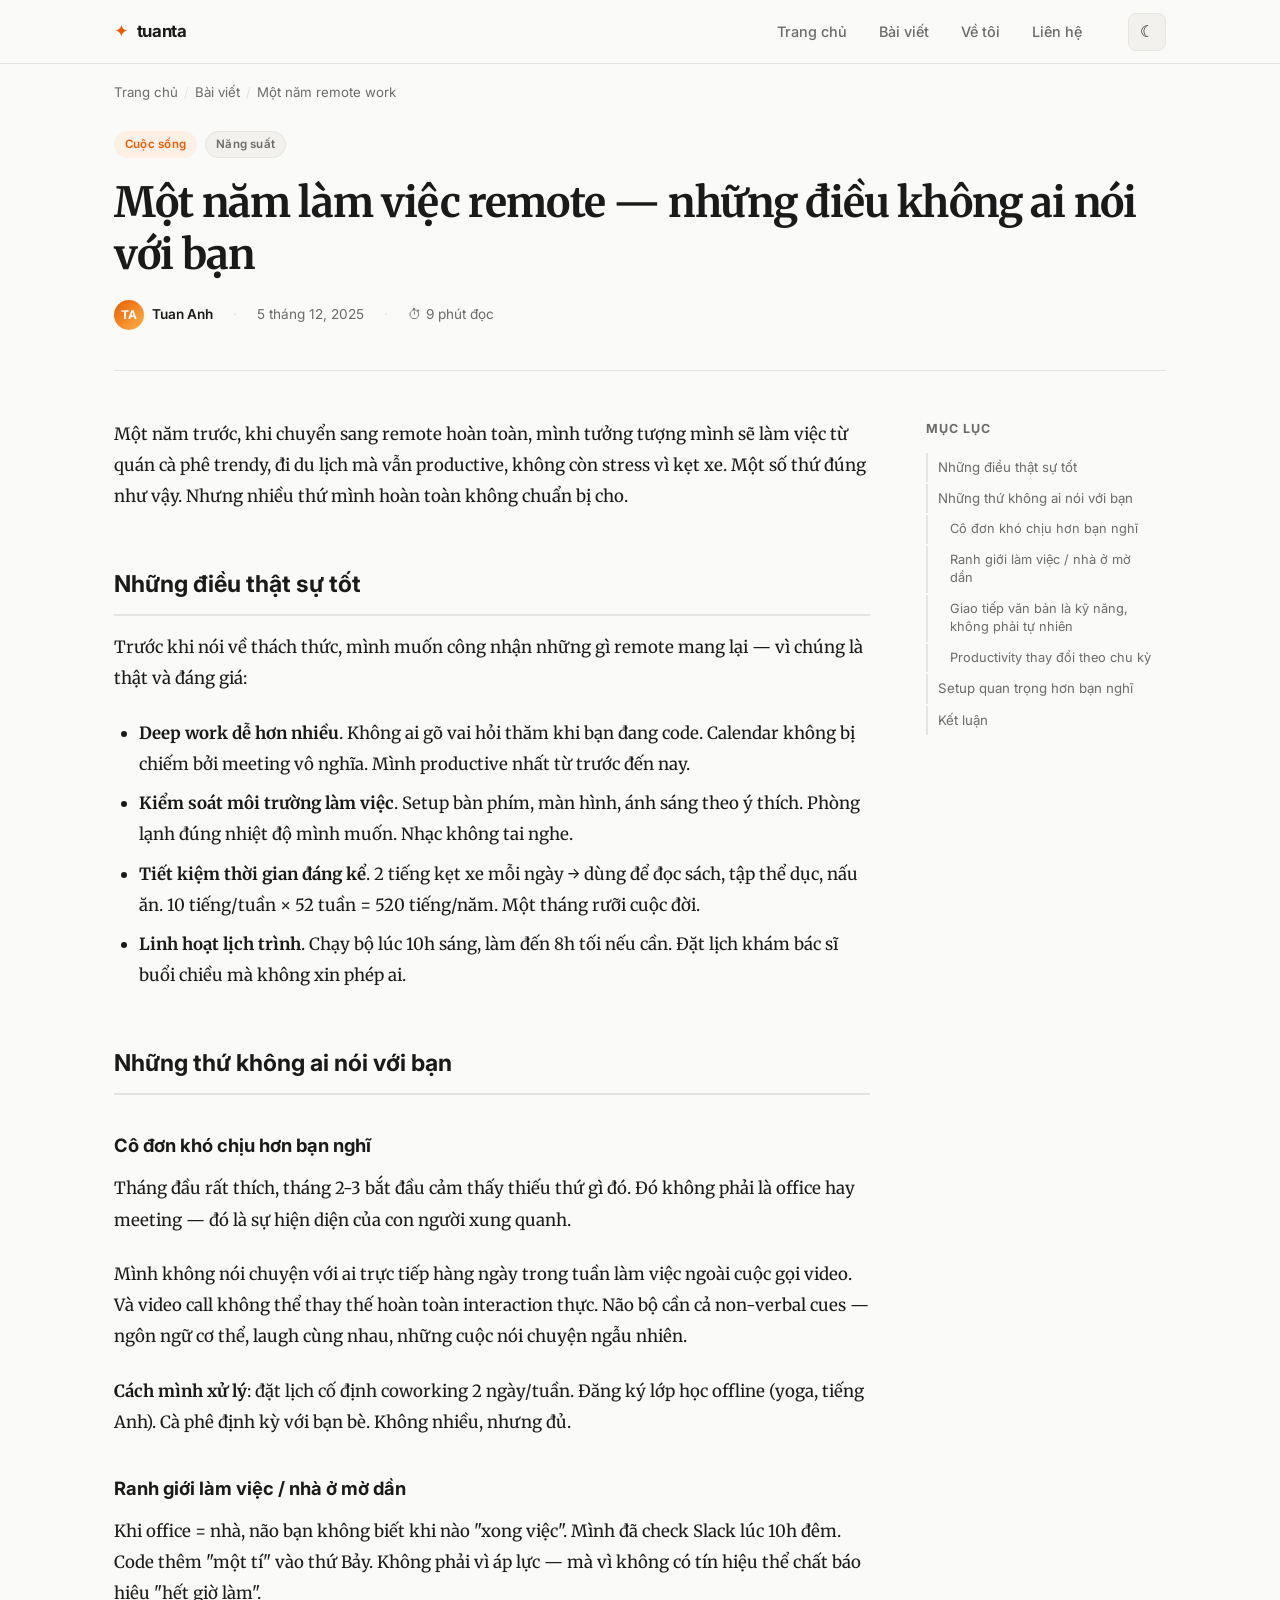
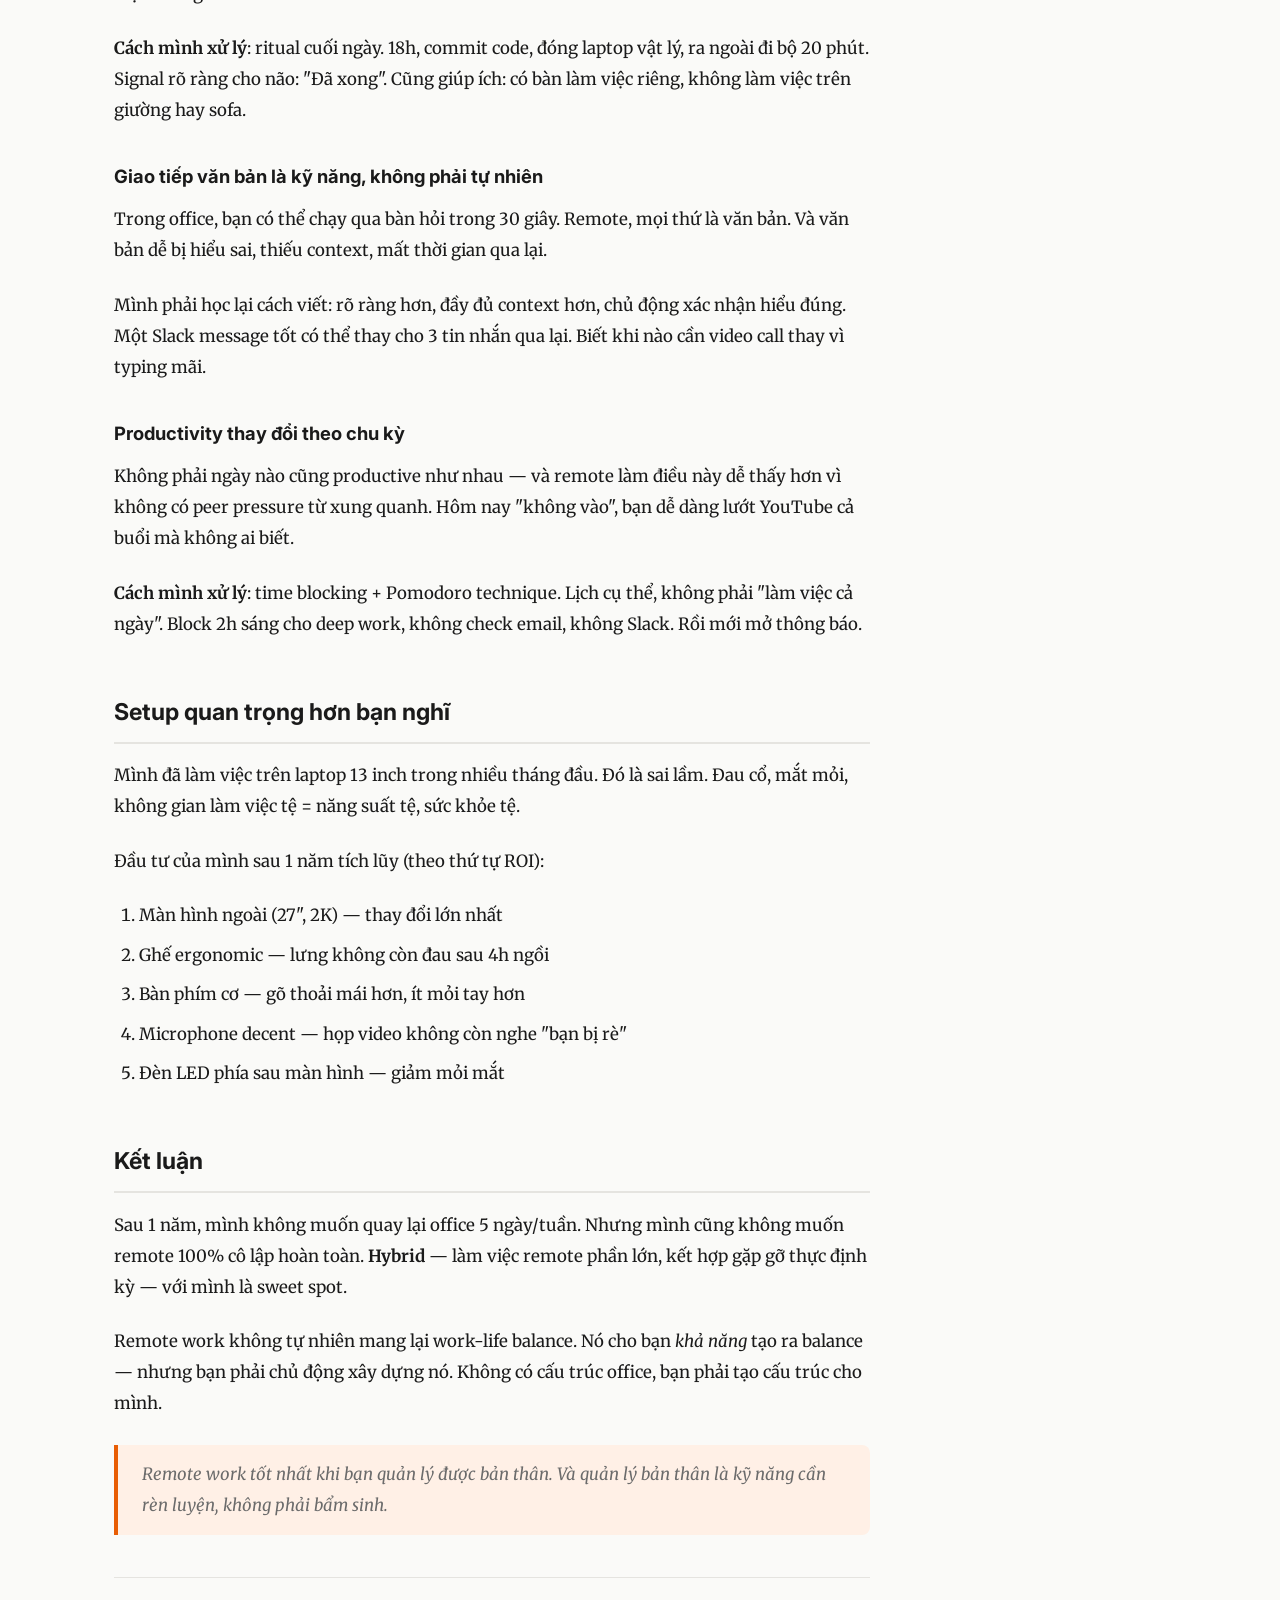
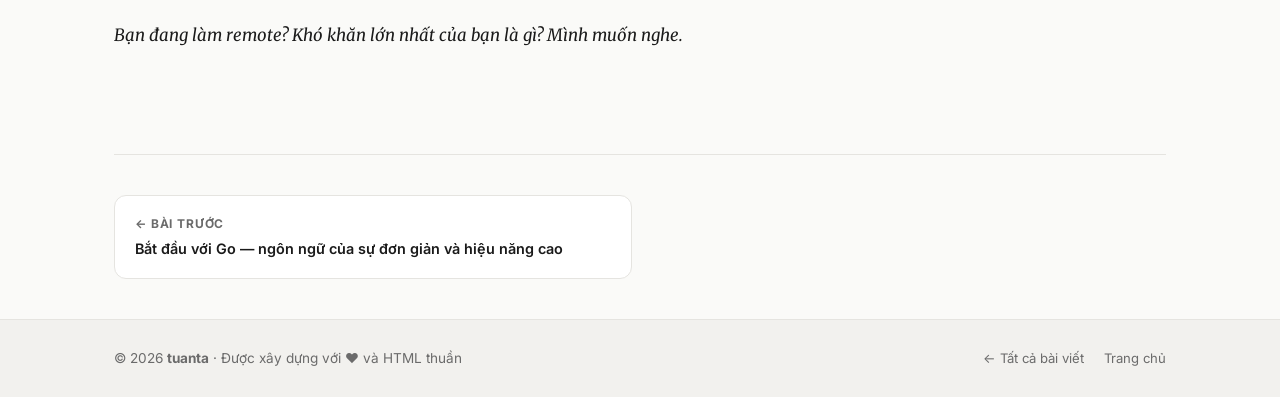
<file: posts/remote-work-mot-nam.html>
<!DOCTYPE html>
<html lang="vi" data-theme="light">
<head>
  <meta charset="UTF-8" />
  <meta name="viewport" content="width=device-width, initial-scale=1.0" />
  <title>Một năm làm việc remote — những điều không ai nói với bạn — tuanta</title>
  <meta name="description" content="Sự thật về remote work sau 1 năm trải nghiệm: những điều tốt, những thách thức và cách mình vượt qua." />
  <link rel="stylesheet" href="../style.css" />
  <link rel="preconnect" href="https://fonts.googleapis.com" />
  <link rel="preconnect" href="https://fonts.gstatic.com" crossorigin />
  <link href="https://fonts.googleapis.com/css2?family=Inter:wght@400;500;600;700&family=Merriweather:ital,wght@0,400;0,700;1,400&display=swap" rel="stylesheet" />
</head>
<body>

<main>
  <div class="container">

    <nav class="breadcrumb">
      <a href="../index.html">Trang chủ</a>
      <span class="breadcrumb__sep">/</span>
      <a href="../index.html#posts">Bài viết</a>
      <span class="breadcrumb__sep">/</span>
      <span>Một năm remote work</span>
    </nav>

    <header class="article-header">
      <div class="article-header__tags">
        <span class="tag tag--cat">Cuộc sống</span>
        <span class="tag">Năng suất</span>
      </div>
      <h1 class="article-title">Một năm làm việc remote — những điều không ai nói với bạn</h1>
      <div class="article-meta">
        <span class="article-meta__author">
          <span class="article-meta__avatar">TA</span>
          Tuan Anh
        </span>
        <span class="article-meta__sep">·</span>
        <span>5 tháng 12, 2025</span>
        <span class="article-meta__sep">·</span>
        <span>⏱ 9 phút đọc</span>
      </div>
    </header>

    <div class="post-layout">
      <article class="article-body">

        <p>
          Một năm trước, khi chuyển sang remote hoàn toàn, mình tưởng tượng mình sẽ làm việc
          từ quán cà phê trendy, đi du lịch mà vẫn productive, không còn stress vì kẹt xe.
          Một số thứ đúng như vậy. Nhưng nhiều thứ mình hoàn toàn không chuẩn bị cho.
        </p>

        <h2 id="nhung-dieu-that-su-tot">Những điều thật sự tốt</h2>

        <p>
          Trước khi nói về thách thức, mình muốn công nhận những gì remote mang lại — vì
          chúng là thật và đáng giá:
        </p>

        <ul>
          <li>
            <strong>Deep work dễ hơn nhiều</strong>. Không ai gõ vai hỏi thăm khi bạn đang
            code. Calendar không bị chiếm bởi meeting vô nghĩa. Mình productive nhất từ trước
            đến nay.
          </li>
          <li>
            <strong>Kiểm soát môi trường làm việc</strong>. Setup bàn phím, màn hình, ánh sáng
            theo ý thích. Phòng lạnh đúng nhiệt độ mình muốn. Nhạc không tai nghe.
          </li>
          <li>
            <strong>Tiết kiệm thời gian đáng kể</strong>. 2 tiếng kẹt xe mỗi ngày → dùng để
            đọc sách, tập thể dục, nấu ăn. 10 tiếng/tuần × 52 tuần = 520 tiếng/năm. Một
            tháng rưỡi cuộc đời.
          </li>
          <li>
            <strong>Linh hoạt lịch trình</strong>. Chạy bộ lúc 10h sáng, làm đến 8h tối nếu
            cần. Đặt lịch khám bác sĩ buổi chiều mà không xin phép ai.
          </li>
        </ul>

        <h2 id="nhung-thu-khong-ai-noi">Những thứ không ai nói với bạn</h2>

        <h3 id="co-don-kho-chiu-hon-ban-nghi">Cô đơn khó chịu hơn bạn nghĩ</h3>

        <p>
          Tháng đầu rất thích, tháng 2-3 bắt đầu cảm thấy thiếu thứ gì đó. Đó không phải
          là office hay meeting — đó là sự hiện diện của con người xung quanh.
        </p>

        <p>
          Mình không nói chuyện với ai trực tiếp hàng ngày trong tuần làm việc ngoài cuộc gọi
          video. Và video call không thể thay thế hoàn toàn interaction thực. Não bộ cần cả
          non-verbal cues — ngôn ngữ cơ thể, laugh cùng nhau, những cuộc nói chuyện ngẫu nhiên.
        </p>

        <p>
          <strong>Cách mình xử lý</strong>: đặt lịch cố định coworking 2 ngày/tuần. Đăng ký
          lớp học offline (yoga, tiếng Anh). Cà phê định kỳ với bạn bè. Không nhiều, nhưng đủ.
        </p>

        <h3 id="ranh-gioi-lam-viec-nha-o-mo">Ranh giới làm việc / nhà ở mờ dần</h3>

        <p>
          Khi office = nhà, não bạn không biết khi nào "xong việc". Mình đã check Slack lúc
          10h đêm. Code thêm "một tí" vào thứ Bảy. Không phải vì áp lực — mà vì không có
          tín hiệu thể chất báo hiệu "hết giờ làm".
        </p>

        <p>
          <strong>Cách mình xử lý</strong>: ritual cuối ngày. 18h, commit code, đóng laptop
          vật lý, ra ngoài đi bộ 20 phút. Signal rõ ràng cho não: "Đã xong". Cũng giúp ích:
          có bàn làm việc riêng, không làm việc trên giường hay sofa.
        </p>

        <h3 id="giao-tiep-van-ban-la-ky-nang">Giao tiếp văn bản là kỹ năng, không phải tự nhiên</h3>

        <p>
          Trong office, bạn có thể chạy qua bàn hỏi trong 30 giây. Remote, mọi thứ là văn bản.
          Và văn bản dễ bị hiểu sai, thiếu context, mất thời gian qua lại.
        </p>

        <p>
          Mình phải học lại cách viết: rõ ràng hơn, đầy đủ context hơn, chủ động xác nhận
          hiểu đúng. Một Slack message tốt có thể thay cho 3 tin nhắn qua lại. Biết khi nào
          cần video call thay vì typing mãi.
        </p>

        <h3 id="productivity-thay-doi-theo-chu-ky">Productivity thay đổi theo chu kỳ</h3>

        <p>
          Không phải ngày nào cũng productive như nhau — và remote làm điều này dễ thấy hơn
          vì không có peer pressure từ xung quanh. Hôm nay "không vào", bạn dễ dàng lướt
          YouTube cả buổi mà không ai biết.
        </p>

        <p>
          <strong>Cách mình xử lý</strong>: time blocking + Pomodoro technique. Lịch cụ thể,
          không phải "làm việc cả ngày". Block 2h sáng cho deep work, không check email, không
          Slack. Rồi mới mở thông báo.
        </p>

        <h2 id="setup-quan-trong-hon-ban-nghi">Setup quan trọng hơn bạn nghĩ</h2>

        <p>
          Mình đã làm việc trên laptop 13 inch trong nhiều tháng đầu. Đó là sai lầm. Đau cổ,
          mắt mỏi, không gian làm việc tệ = năng suất tệ, sức khỏe tệ.
        </p>

        <p>Đầu tư của mình sau 1 năm tích lũy (theo thứ tự ROI):</p>

        <ol>
          <li>Màn hình ngoài (27", 2K) — thay đổi lớn nhất</li>
          <li>Ghế ergonomic — lưng không còn đau sau 4h ngồi</li>
          <li>Bàn phím cơ — gõ thoải mái hơn, ít mỏi tay hơn</li>
          <li>Microphone decent — họp video không còn nghe "bạn bị rè"</li>
          <li>Đèn LED phía sau màn hình — giảm mỏi mắt</li>
        </ol>

        <h2 id="ket-luan">Kết luận</h2>

        <p>
          Sau 1 năm, mình không muốn quay lại office 5 ngày/tuần. Nhưng mình cũng không muốn
          remote 100% cô lập hoàn toàn. <strong>Hybrid</strong> — làm việc remote phần lớn,
          kết hợp gặp gỡ thực định kỳ — với mình là sweet spot.
        </p>

        <p>
          Remote work không tự nhiên mang lại work-life balance. Nó cho bạn <em>khả năng</em>
          tạo ra balance — nhưng bạn phải chủ động xây dựng nó. Không có cấu trúc office,
          bạn phải tạo cấu trúc cho mình.
        </p>

        <blockquote>
          <p>Remote work tốt nhất khi bạn quản lý được bản thân. Và quản lý bản thân là kỹ năng cần rèn luyện, không phải bẩm sinh.</p>
        </blockquote>

        <hr />

        <p><em>Bạn đang làm remote? Khó khăn lớn nhất của bạn là gì? Mình muốn nghe.</em></p>

      </article>

      <aside class="toc">
        <p class="toc__title">Mục lục</p>
        <div id="toc"></div>
      </aside>
    </div>

  </div>

  <div class="container">
    <nav class="post-nav">
      <a href="golang-bat-dau.html" class="post-nav__item">
        <span class="post-nav__label">← Bài trước</span>
        <span class="post-nav__title">Bắt đầu với Go — ngôn ngữ của sự đơn giản và hiệu năng cao</span>
      </a>
      <span></span><!-- no next -->
    </nav>
  </div>
</main>

<script src="../shared.js"></script>
</body>
</html>
</file>
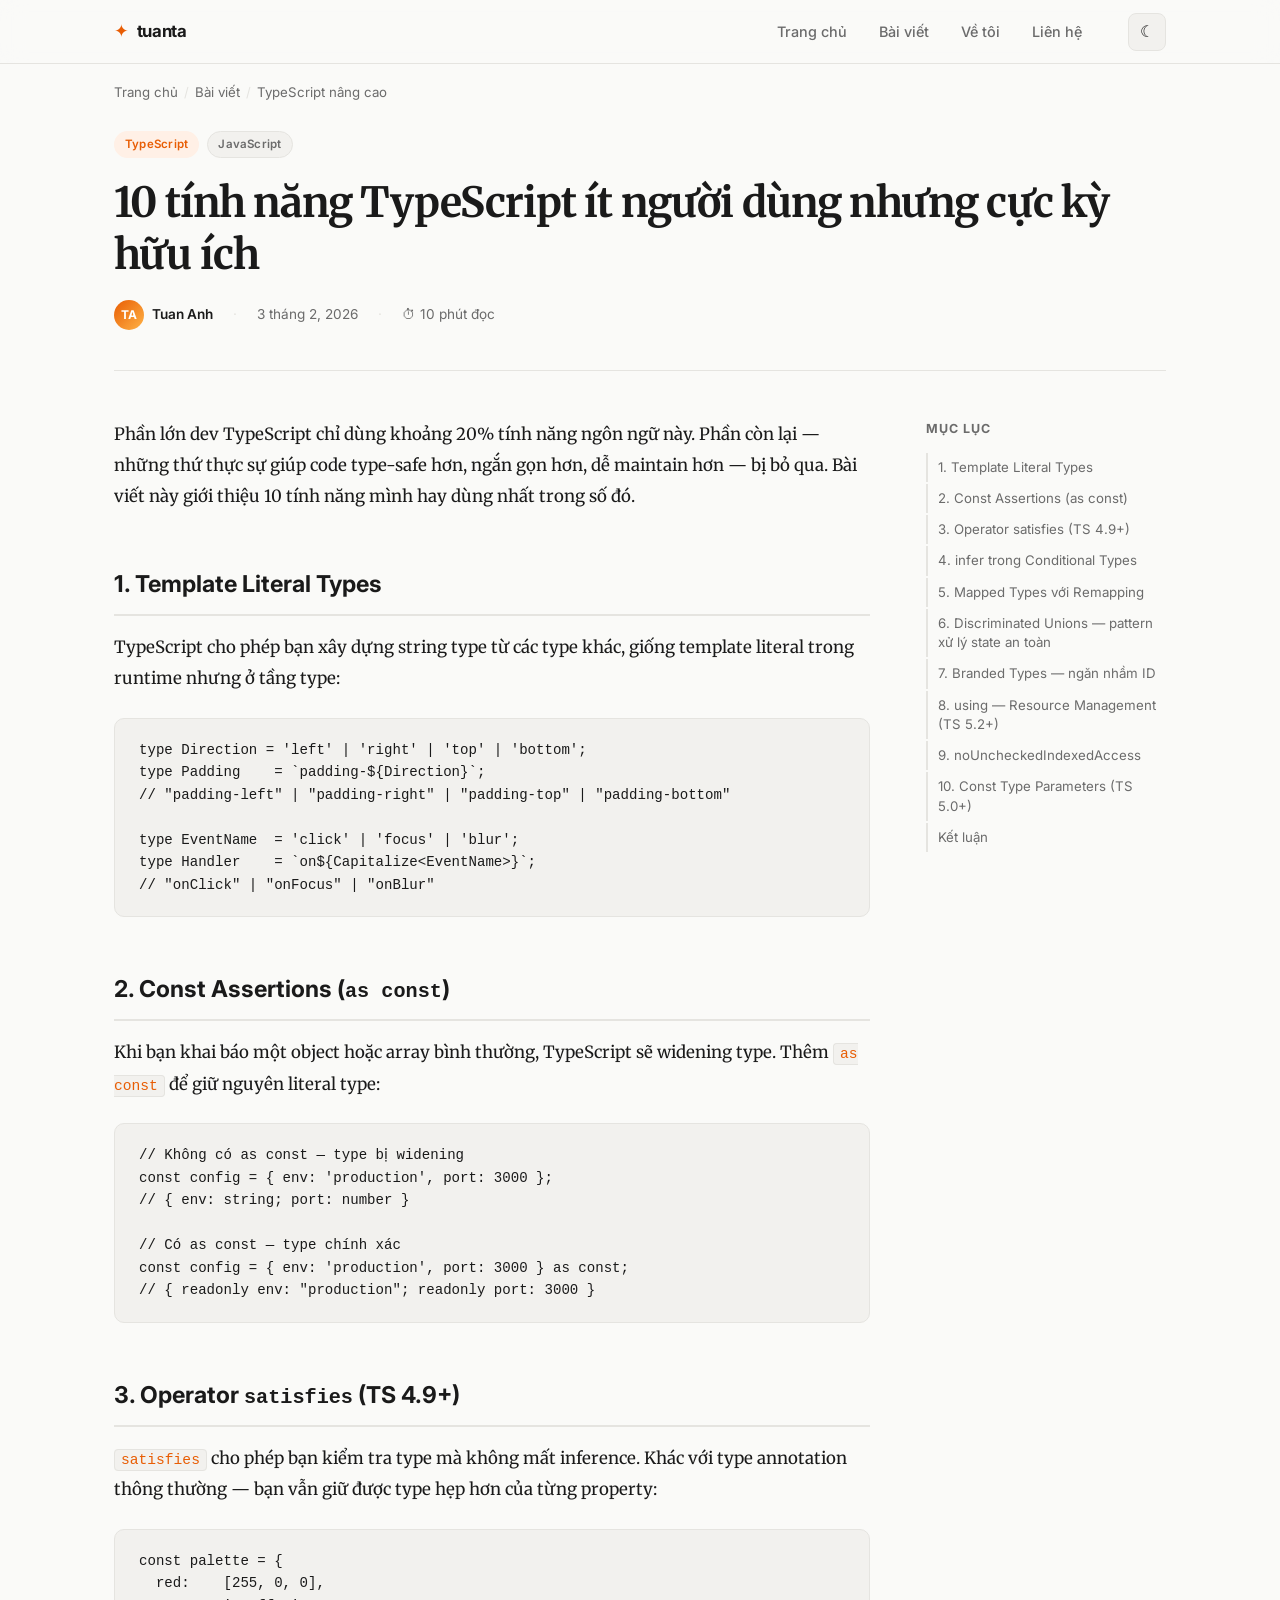
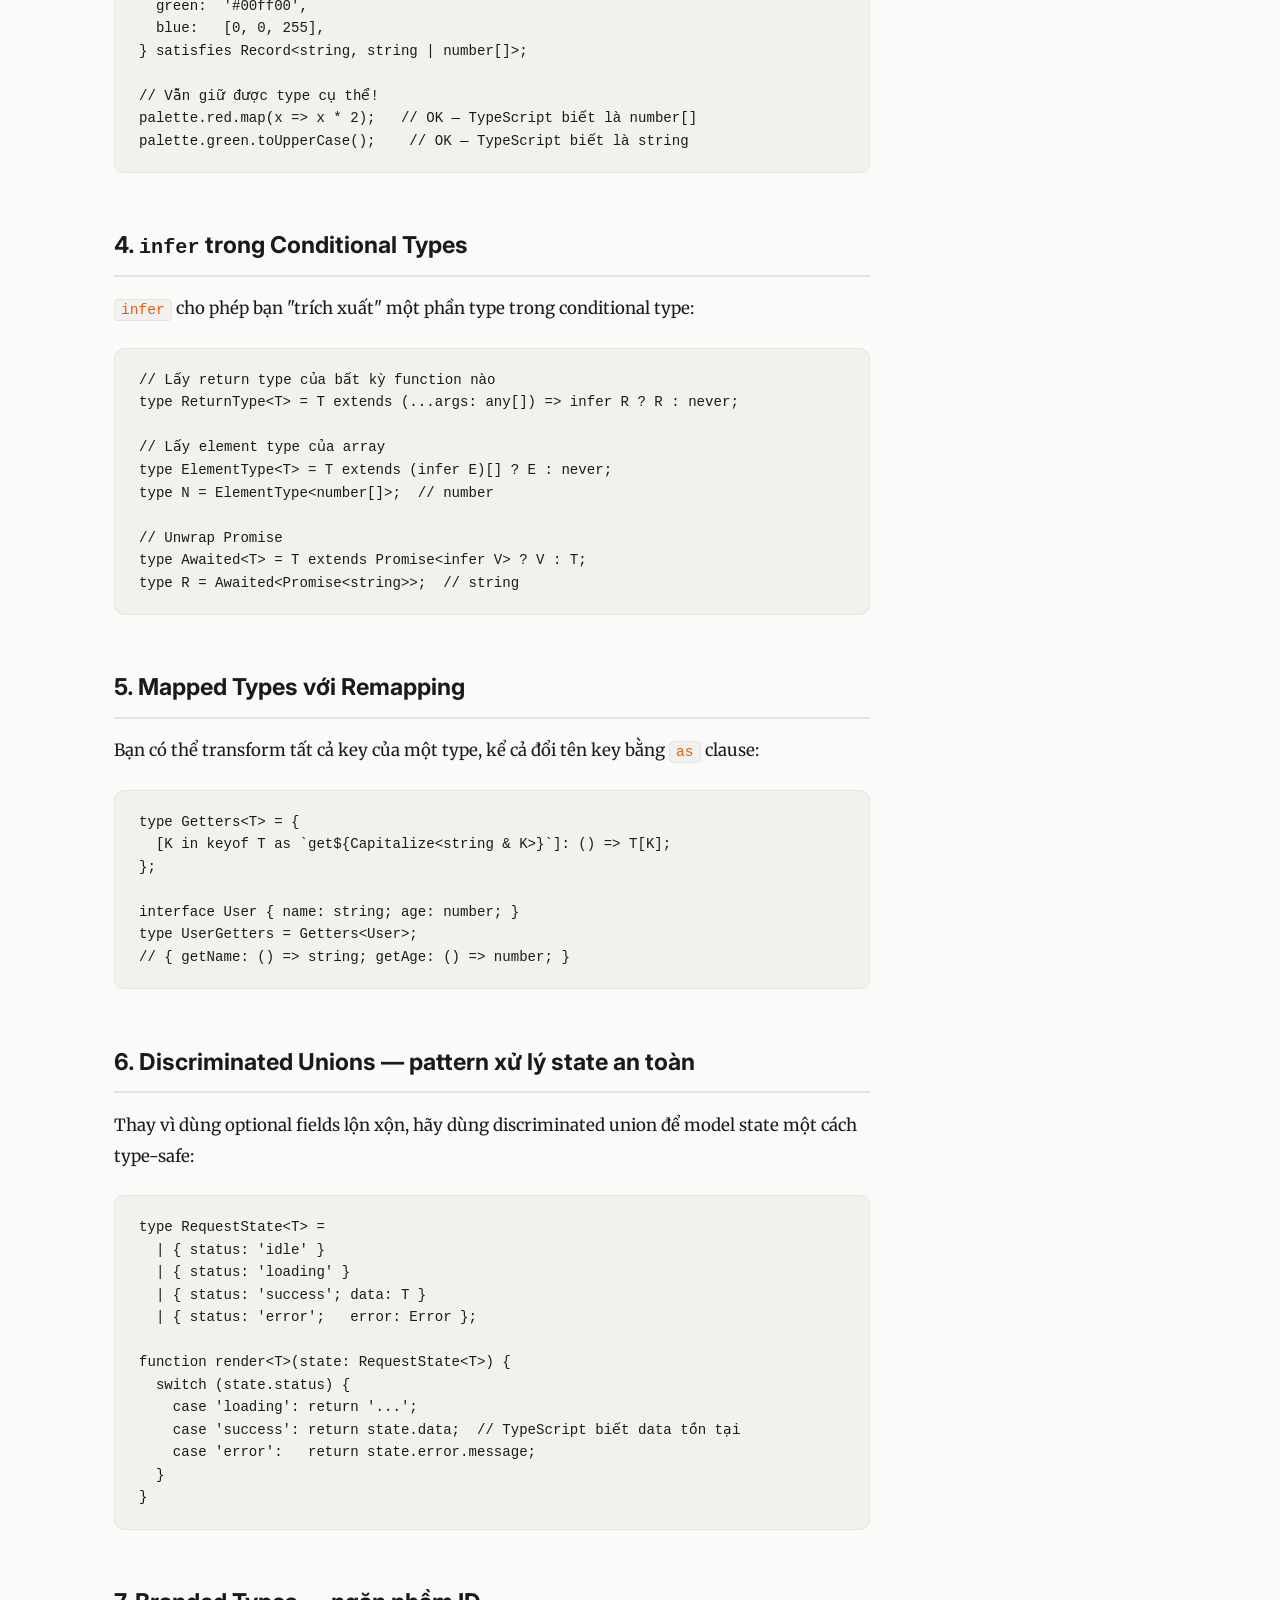
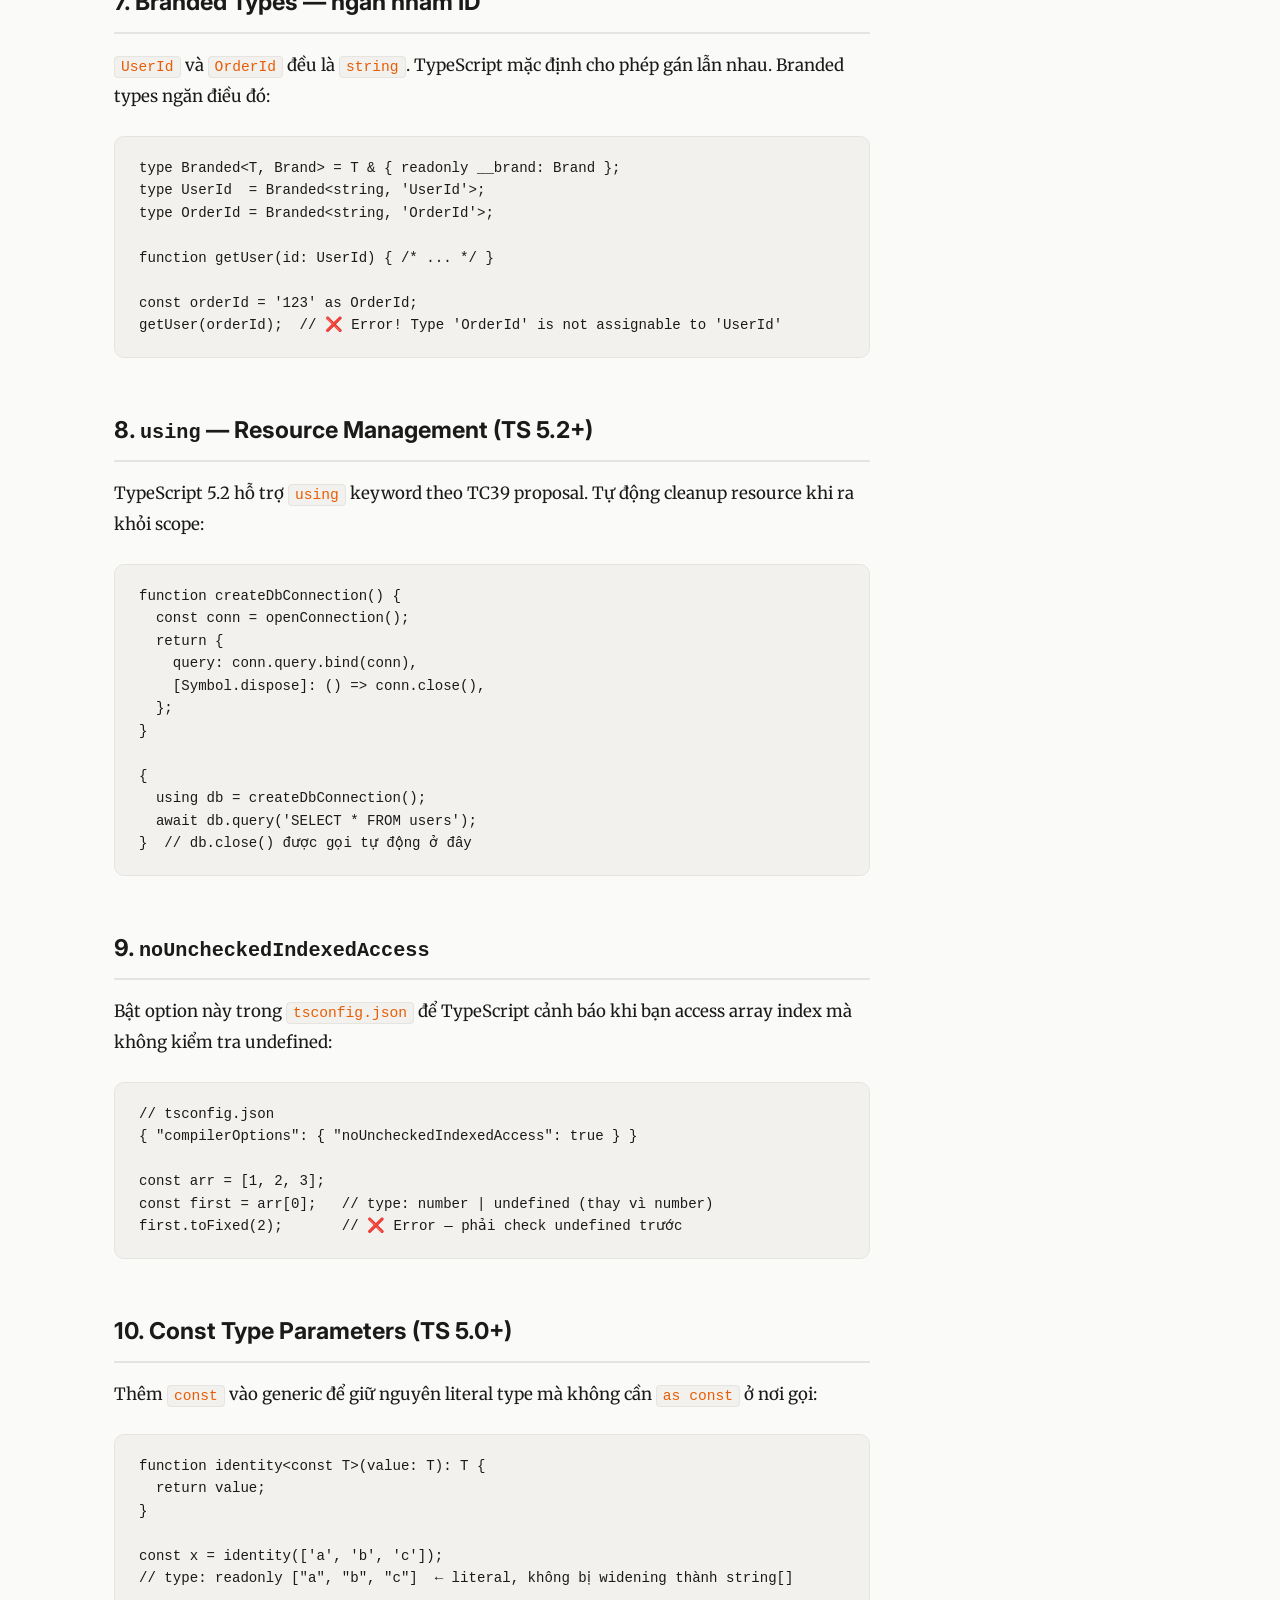
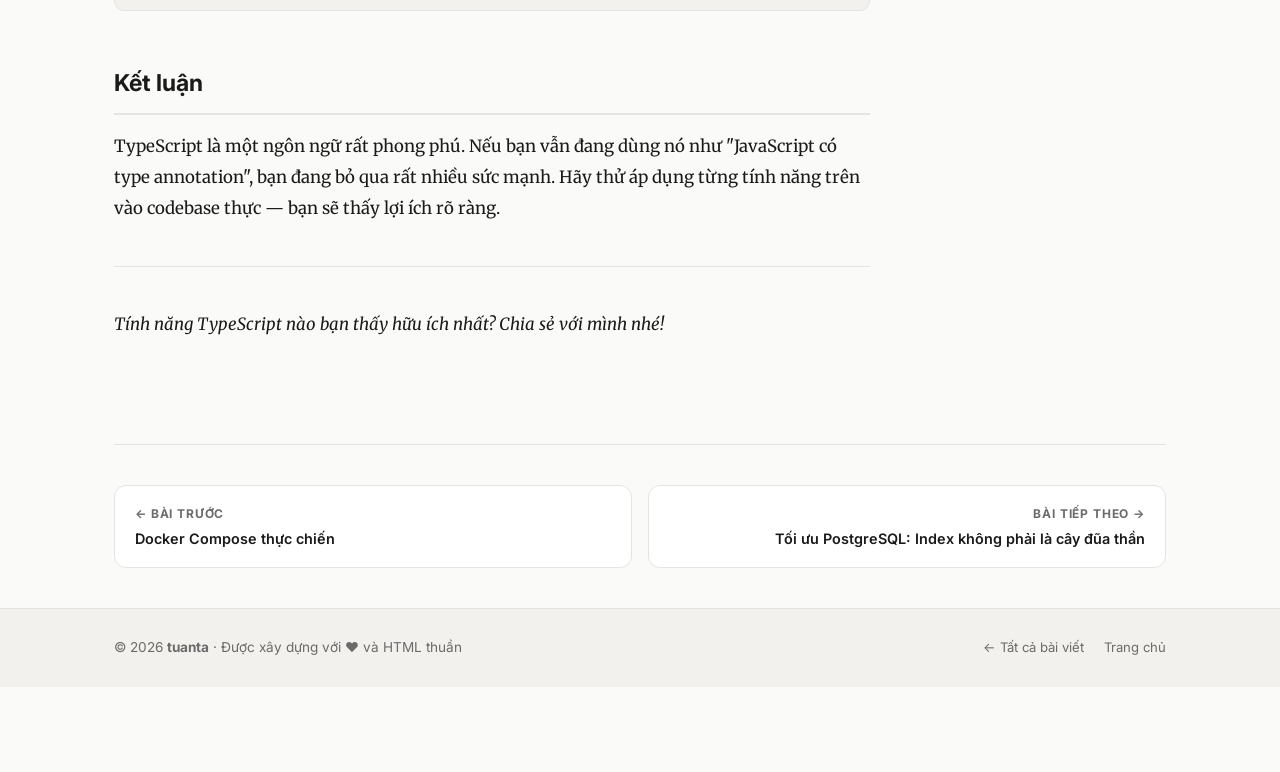
<file: posts/typescript-tinh-nang-hay.html>
<!DOCTYPE html>
<html lang="vi" data-theme="light">
<head>
  <meta charset="UTF-8" />
  <meta name="viewport" content="width=device-width, initial-scale=1.0" />
  <title>10 tính năng TypeScript ít người dùng — tuanta</title>
  <meta name="description" content="Khám phá những gem bị bỏ qua trong TypeScript: template literal types, const assertions, satisfies và nhiều hơn nữa." />
  <link rel="stylesheet" href="../style.css" />
  <link rel="preconnect" href="https://fonts.googleapis.com" />
  <link rel="preconnect" href="https://fonts.gstatic.com" crossorigin />
  <link href="https://fonts.googleapis.com/css2?family=Inter:wght@400;500;600;700&family=Merriweather:ital,wght@0,400;0,700;1,400&display=swap" rel="stylesheet" />
</head>
<body>

<main>
  <div class="container">

    <nav class="breadcrumb">
      <a href="../index.html">Trang chủ</a>
      <span class="breadcrumb__sep">/</span>
      <a href="../index.html#posts">Bài viết</a>
      <span class="breadcrumb__sep">/</span>
      <span>TypeScript nâng cao</span>
    </nav>

    <header class="article-header">
      <div class="article-header__tags">
        <span class="tag tag--cat">TypeScript</span>
        <span class="tag">JavaScript</span>
      </div>
      <h1 class="article-title">10 tính năng TypeScript ít người dùng nhưng cực kỳ hữu ích</h1>
      <div class="article-meta">
        <span class="article-meta__author">
          <span class="article-meta__avatar">TA</span>
          Tuan Anh
        </span>
        <span class="article-meta__sep">·</span>
        <span>3 tháng 2, 2026</span>
        <span class="article-meta__sep">·</span>
        <span>⏱ 10 phút đọc</span>
      </div>
    </header>

    <div class="post-layout">
      <article class="article-body">

        <p>
          Phần lớn dev TypeScript chỉ dùng khoảng 20% tính năng ngôn ngữ này. Phần còn lại —
          những thứ thực sự giúp code type-safe hơn, ngắn gọn hơn, dễ maintain hơn — bị bỏ qua.
          Bài viết này giới thiệu 10 tính năng mình hay dùng nhất trong số đó.
        </p>

        <h2 id="template-literal-types">1. Template Literal Types</h2>

        <p>
          TypeScript cho phép bạn xây dựng string type từ các type khác, giống template literal
          trong runtime nhưng ở tầng type:
        </p>

<pre><code>type Direction = 'left' | 'right' | 'top' | 'bottom';
type Padding    = `padding-${Direction}`;
// "padding-left" | "padding-right" | "padding-top" | "padding-bottom"

type EventName  = 'click' | 'focus' | 'blur';
type Handler    = `on${Capitalize&lt;EventName&gt;}`;
// "onClick" | "onFocus" | "onBlur"</code></pre>

        <h2 id="const-assertions">2. Const Assertions (<code>as const</code>)</h2>

        <p>
          Khi bạn khai báo một object hoặc array bình thường, TypeScript sẽ widening type.
          Thêm <code>as const</code> để giữ nguyên literal type:
        </p>

<pre><code>// Không có as const — type bị widening
const config = { env: 'production', port: 3000 };
// { env: string; port: number }

// Có as const — type chính xác
const config = { env: 'production', port: 3000 } as const;
// { readonly env: "production"; readonly port: 3000 }</code></pre>

        <h2 id="satisfies">3. Operator <code>satisfies</code> (TS 4.9+)</h2>

        <p>
          <code>satisfies</code> cho phép bạn kiểm tra type mà không mất inference. Khác với
          type annotation thông thường — bạn vẫn giữ được type hẹp hơn của từng property:
        </p>

<pre><code>const palette = {
  red:    [255, 0, 0],
  green:  '#00ff00',
  blue:   [0, 0, 255],
} satisfies Record&lt;string, string | number[]&gt;;

// Vẫn giữ được type cụ thể!
palette.red.map(x =&gt; x * 2);   // OK — TypeScript biết là number[]
palette.green.toUpperCase();    // OK — TypeScript biết là string</code></pre>

        <h2 id="infer">4. <code>infer</code> trong Conditional Types</h2>

        <p>
          <code>infer</code> cho phép bạn "trích xuất" một phần type trong conditional type:
        </p>

<pre><code>// Lấy return type của bất kỳ function nào
type ReturnType&lt;T&gt; = T extends (...args: any[]) => infer R ? R : never;

// Lấy element type của array
type ElementType&lt;T&gt; = T extends (infer E)[] ? E : never;
type N = ElementType&lt;number[]&gt;;  // number

// Unwrap Promise
type Awaited&lt;T&gt; = T extends Promise&lt;infer V&gt; ? V : T;
type R = Awaited&lt;Promise&lt;string&gt;&gt;;  // string</code></pre>

        <h2 id="mapped-types">5. Mapped Types với Remapping</h2>

        <p>
          Bạn có thể transform tất cả key của một type, kể cả đổi tên key bằng
          <code>as</code> clause:
        </p>

<pre><code>type Getters&lt;T&gt; = {
  [K in keyof T as `get${Capitalize&lt;string & K&gt;}`]: () => T[K];
};

interface User { name: string; age: number; }
type UserGetters = Getters&lt;User&gt;;
// { getName: () => string; getAge: () => number; }</code></pre>

        <h2 id="discriminated-unions">6. Discriminated Unions — pattern xử lý state an toàn</h2>

        <p>
          Thay vì dùng optional fields lộn xộn, hãy dùng discriminated union để model state
          một cách type-safe:
        </p>

<pre><code>type RequestState&lt;T&gt; =
  | { status: 'idle' }
  | { status: 'loading' }
  | { status: 'success'; data: T }
  | { status: 'error';   error: Error };

function render&lt;T&gt;(state: RequestState&lt;T&gt;) {
  switch (state.status) {
    case 'loading': return '...';
    case 'success': return state.data;  // TypeScript biết data tồn tại
    case 'error':   return state.error.message;
  }
}</code></pre>

        <h2 id="branded-types">7. Branded Types — ngăn nhầm ID</h2>

        <p>
          <code>UserId</code> và <code>OrderId</code> đều là <code>string</code>. TypeScript mặc
          định cho phép gán lẫn nhau. Branded types ngăn điều đó:
        </p>

<pre><code>type Branded&lt;T, Brand&gt; = T & { readonly __brand: Brand };
type UserId  = Branded&lt;string, 'UserId'&gt;;
type OrderId = Branded&lt;string, 'OrderId'&gt;;

function getUser(id: UserId) { /* ... */ }

const orderId = '123' as OrderId;
getUser(orderId);  // ❌ Error! Type 'OrderId' is not assignable to 'UserId'</code></pre>

        <h2 id="using">8. <code>using</code> — Resource Management (TS 5.2+)</h2>

        <p>
          TypeScript 5.2 hỗ trợ <code>using</code> keyword theo TC39 proposal. Tự động cleanup
          resource khi ra khỏi scope:
        </p>

<pre><code>function createDbConnection() {
  const conn = openConnection();
  return {
    query: conn.query.bind(conn),
    [Symbol.dispose]: () => conn.close(),
  };
}

{
  using db = createDbConnection();
  await db.query('SELECT * FROM users');
}  // db.close() được gọi tự động ở đây</code></pre>

        <h2 id="nouncheckedindexedaccess">9. <code>noUncheckedIndexedAccess</code></h2>

        <p>
          Bật option này trong <code>tsconfig.json</code> để TypeScript cảnh báo khi bạn
          access array index mà không kiểm tra undefined:
        </p>

<pre><code>// tsconfig.json
{ "compilerOptions": { "noUncheckedIndexedAccess": true } }

const arr = [1, 2, 3];
const first = arr[0];   // type: number | undefined (thay vì number)
first.toFixed(2);       // ❌ Error — phải check undefined trước</code></pre>

        <h2 id="const-type-parameters">10. Const Type Parameters (TS 5.0+)</h2>

        <p>
          Thêm <code>const</code> vào generic để giữ nguyên literal type mà không cần
          <code>as const</code> ở nơi gọi:
        </p>

<pre><code>function identity&lt;const T&gt;(value: T): T {
  return value;
}

const x = identity(['a', 'b', 'c']);
// type: readonly ["a", "b", "c"]  ← literal, không bị widening thành string[]</code></pre>

        <h2 id="ket-luan">Kết luận</h2>

        <p>
          TypeScript là một ngôn ngữ rất phong phú. Nếu bạn vẫn đang dùng nó như "JavaScript
          có type annotation", bạn đang bỏ qua rất nhiều sức mạnh. Hãy thử áp dụng từng
          tính năng trên vào codebase thực — bạn sẽ thấy lợi ích rõ ràng.
        </p>

        <hr />

        <p><em>Tính năng TypeScript nào bạn thấy hữu ích nhất? Chia sẻ với mình nhé!</em></p>

      </article>

      <aside class="toc">
        <p class="toc__title">Mục lục</p>
        <div id="toc"></div>
      </aside>
    </div>

  </div>

  <div class="container">
    <nav class="post-nav">
      <a href="docker-compose-thuc-chien.html" class="post-nav__item">
        <span class="post-nav__label">← Bài trước</span>
        <span class="post-nav__title">Docker Compose thực chiến</span>
      </a>
      <a href="postgresql-index.html" class="post-nav__item post-nav__item--next">
        <span class="post-nav__label">Bài tiếp theo →</span>
        <span class="post-nav__title">Tối ưu PostgreSQL: Index không phải là cây đũa thần</span>
      </a>
    </nav>
  </div>
</main>

<script src="../shared.js"></script>
</body>
</html>
</file>
<file: style.css>
/* =========================================
   RESET & VARIABLES
   ========================================= */
*, *::before, *::after { box-sizing: border-box; margin: 0; padding: 0; }

:root {
  --bg:           #fafaf8;
  --bg-alt:       #f2f1ee;
  --bg-card:      #ffffff;
  --border:       #e5e4e0;
  --text:         #1a1a1a;
  --text-muted:   #6b6b6b;
  --accent:       #e85d04;
  --accent-light: #fff0e6;
  --accent-hover: #c84d00;
  --shadow:       0 1px 4px rgba(0,0,0,.07), 0 4px 16px rgba(0,0,0,.05);
  --shadow-hover: 0 4px 12px rgba(0,0,0,.12), 0 12px 36px rgba(0,0,0,.08);
  --radius:       12px;
  --font-sans:    'Inter', system-ui, sans-serif;
  --font-serif:   'Merriweather', Georgia, serif;
  --header-h:     64px;
  --transition:   0.2s ease;
}

[data-theme="dark"] {
  --bg:           #111110;
  --bg-alt:       #1a1a18;
  --bg-card:      #1f1f1d;
  --border:       #2e2e2b;
  --text:         #e8e6e0;
  --text-muted:   #8a8880;
  --accent:       #ff7a2f;
  --accent-light: #2a1500;
  --accent-hover: #ff9a5f;
  --shadow:       0 1px 4px rgba(0,0,0,.4), 0 4px 16px rgba(0,0,0,.3);
  --shadow-hover: 0 4px 12px rgba(0,0,0,.5), 0 12px 36px rgba(0,0,0,.4);
}

html { scroll-behavior: smooth; }

body {
  font-family: var(--font-sans);
  font-size: 16px;
  line-height: 1.6;
  background: var(--bg);
  color: var(--text);
  transition: background var(--transition), color var(--transition);
}

/* =========================================
   UTILITIES
   ========================================= */
.container {
  max-width: 1100px;
  margin: 0 auto;
  padding: 0 24px;
}

.accent { color: var(--accent); }

.section-title {
  font-family: var(--font-sans);
  font-size: 1.4rem;
  font-weight: 700;
  color: var(--text);
  margin-bottom: 24px;
  padding-bottom: 10px;
  border-bottom: 2px solid var(--border);
}

/* =========================================
   TAGS & BADGES
   ========================================= */
.tag {
  display: inline-block;
  padding: 3px 10px;
  border-radius: 999px;
  font-size: 0.72rem;
  font-weight: 600;
  letter-spacing: 0.02em;
  background: var(--bg-alt);
  color: var(--text-muted);
  border: 1px solid var(--border);
}
.tag--featured { background: var(--accent); color: #fff; border-color: var(--accent); }
.tag--cat      { background: var(--accent-light); color: var(--accent); border-color: transparent; }
.tag--link {
  cursor: pointer;
  transition: background var(--transition), color var(--transition);
  text-decoration: none;
}
.tag--link:hover,
.tag--link.active {
  background: var(--accent);
  color: #fff;
  border-color: var(--accent);
}

.skill-badge {
  display: inline-block;
  padding: 5px 14px;
  border-radius: 8px;
  font-size: 0.8rem;
  font-weight: 600;
  background: var(--bg-alt);
  color: var(--text);
  border: 1px solid var(--border);
  margin: 4px 4px 0 0;
  transition: background var(--transition);
}
.skill-badge:hover { background: var(--accent-light); color: var(--accent); }

/* =========================================
   BUTTONS
   ========================================= */
.btn {
  display: inline-flex;
  align-items: center;
  gap: 8px;
  padding: 11px 24px;
  border-radius: 8px;
  font-size: 0.92rem;
  font-weight: 600;
  text-decoration: none;
  cursor: pointer;
  border: 2px solid transparent;
  transition: all var(--transition);
  white-space: nowrap;
}
.btn--primary {
  background: var(--accent);
  color: #fff;
  border-color: var(--accent);
}
.btn--primary:hover {
  background: var(--accent-hover);
  border-color: var(--accent-hover);
  transform: translateY(-1px);
  box-shadow: 0 4px 12px rgba(232, 93, 4, .35);
}
.btn--ghost {
  background: transparent;
  color: var(--text);
  border-color: var(--border);
}
.btn--ghost:hover {
  border-color: var(--accent);
  color: var(--accent);
}
.btn--full { width: 100%; justify-content: center; }

/* =========================================
   HEADER
   ========================================= */
.header {
  position: sticky;
  top: 0;
  z-index: 100;
  height: var(--header-h);
  background: rgba(250, 250, 248, 0.85);
  backdrop-filter: blur(12px);
  border-bottom: 1px solid var(--border);
  transition: background var(--transition), border-color var(--transition);
}
[data-theme="dark"] .header {
  background: rgba(17, 17, 16, 0.85);
}

.header__inner {
  display: flex;
  align-items: center;
  height: 100%;
  gap: 32px;
}

/* Logo */
.logo {
  display: flex;
  align-items: center;
  gap: 8px;
  text-decoration: none;
  flex-shrink: 0;
}
.logo__icon { font-size: 1.1rem; color: var(--accent); }
.logo__text {
  font-weight: 700;
  font-size: 1.05rem;
  color: var(--text);
  letter-spacing: -0.02em;
}

/* Nav */
.nav {
  display: flex;
  gap: 4px;
  margin-left: auto;
}
.nav__link {
  padding: 6px 14px;
  border-radius: 8px;
  text-decoration: none;
  font-size: 0.9rem;
  font-weight: 500;
  color: var(--text-muted);
  transition: all var(--transition);
}
.nav__link:hover,
.nav__link.active {
  color: var(--text);
  background: var(--bg-alt);
}

/* Header actions */
.header__actions { display: flex; align-items: center; gap: 8px; }

.theme-toggle {
  background: var(--bg-alt);
  border: 1px solid var(--border);
  border-radius: 8px;
  width: 38px;
  height: 38px;
  cursor: pointer;
  font-size: 1rem;
  display: flex;
  align-items: center;
  justify-content: center;
  transition: all var(--transition);
  color: var(--text);
}
.theme-toggle:hover { border-color: var(--accent); color: var(--accent); }

/* Hamburger */
.hamburger {
  display: none;
  flex-direction: column;
  gap: 5px;
  background: none;
  border: none;
  cursor: pointer;
  padding: 6px;
  border-radius: 8px;
}
.hamburger span {
  display: block;
  width: 22px;
  height: 2px;
  background: var(--text);
  border-radius: 2px;
  transition: all var(--transition);
}
.hamburger.open span:nth-child(1) { transform: translateY(7px) rotate(45deg); }
.hamburger.open span:nth-child(2) { opacity: 0; }
.hamburger.open span:nth-child(3) { transform: translateY(-7px) rotate(-45deg); }

/* =========================================
   HERO
   ========================================= */
.hero {
  padding: 80px 0 72px;
  background: var(--bg);
}
.hero__inner {
  display: flex;
  align-items: center;
  gap: 64px;
}
.hero__text { flex: 1; }
.hero__greeting {
  font-size: 0.95rem;
  color: var(--accent);
  font-weight: 600;
  margin-bottom: 8px;
  letter-spacing: 0.03em;
}
.hero__name {
  font-size: clamp(2.4rem, 5vw, 3.5rem);
  font-weight: 700;
  line-height: 1.1;
  letter-spacing: -0.03em;
  color: var(--text);
  margin-bottom: 18px;
}
.hero__bio {
  font-size: 1.05rem;
  color: var(--text-muted);
  line-height: 1.7;
  max-width: 480px;
  margin-bottom: 32px;
}
.hero__cta { display: flex; gap: 12px; flex-wrap: wrap; }

/* Avatar */
.hero__avatar {
  flex-shrink: 0;
  display: flex;
  align-items: center;
  justify-content: center;
}
.avatar-ring {
  width: 180px;
  height: 180px;
  border-radius: 50%;
  padding: 4px;
  background: linear-gradient(135deg, var(--accent), #ffb347);
  box-shadow: var(--shadow);
}
.avatar-placeholder {
  width: 100%;
  height: 100%;
  border-radius: 50%;
  background: var(--bg-alt);
  display: flex;
  align-items: center;
  justify-content: center;
  font-size: 2.5rem;
  font-weight: 700;
  color: var(--accent);
  letter-spacing: -0.02em;
}

/* =========================================
   FEATURED CARD
   ========================================= */
.featured { padding: 48px 0; background: var(--bg-alt); }

.featured-card {
  background: var(--bg-card);
  border: 1px solid var(--border);
  border-radius: var(--radius);
  padding: 36px 40px;
  box-shadow: var(--shadow);
  transition: box-shadow var(--transition);
}
.featured-card:hover { box-shadow: var(--shadow-hover); }

.featured-card__meta {
  display: flex;
  gap: 8px;
  margin-bottom: 16px;
}
.featured-card__title {
  font-family: var(--font-serif);
  font-size: 1.5rem;
  font-weight: 700;
  line-height: 1.4;
  margin-bottom: 14px;
}
.featured-card__title a {
  color: var(--text);
  text-decoration: none;
  transition: color var(--transition);
}
.featured-card__title a:hover { color: var(--accent); }

.featured-card__excerpt {
  color: var(--text-muted);
  font-size: 0.97rem;
  line-height: 1.7;
  margin-bottom: 20px;
}
.featured-card__footer {
  display: flex;
  align-items: center;
  gap: 20px;
  flex-wrap: wrap;
}
.post-date, .read-time {
  font-size: 0.82rem;
  color: var(--text-muted);
}
.read-more {
  margin-left: auto;
  color: var(--accent);
  text-decoration: none;
  font-weight: 600;
  font-size: 0.9rem;
  transition: gap var(--transition);
}
.read-more:hover { text-decoration: underline; }

/* =========================================
   BLOG SECTION (posts + sidebar)
   ========================================= */
.blog-section { padding: 56px 0; }

.blog-layout {
  display: grid;
  grid-template-columns: 1fr 300px;
  gap: 40px;
  align-items: start;
}

/* Search bar */
.search-bar {
  position: relative;
  margin-bottom: 28px;
}
.search-bar__input {
  width: 100%;
  padding: 11px 16px 11px 44px;
  border-radius: 10px;
  border: 1px solid var(--border);
  background: var(--bg-card);
  color: var(--text);
  font-size: 0.92rem;
  font-family: var(--font-sans);
  transition: border-color var(--transition), box-shadow var(--transition);
  outline: none;
}
.search-bar__input::placeholder { color: var(--text-muted); }
.search-bar__input:focus {
  border-color: var(--accent);
  box-shadow: 0 0 0 3px rgba(232, 93, 4, .15);
}
.search-bar__icon {
  position: absolute;
  left: 14px;
  top: 50%;
  transform: translateY(-50%);
  font-size: 1rem;
}

/* Post list */
.post-list { display: flex; flex-direction: column; gap: 20px; }

.post-card {
  background: var(--bg-card);
  border: 1px solid var(--border);
  border-radius: var(--radius);
  padding: 24px 28px;
  box-shadow: var(--shadow);
  transition: box-shadow var(--transition), transform var(--transition);
}
.post-card:hover {
  box-shadow: var(--shadow-hover);
  transform: translateY(-2px);
}
.post-card__tags { display: flex; gap: 6px; margin-bottom: 12px; flex-wrap: wrap; }

.post-card__title {
  font-size: 1.05rem;
  font-weight: 700;
  line-height: 1.45;
  margin-bottom: 10px;
}
.post-card__title a {
  color: var(--text);
  text-decoration: none;
  transition: color var(--transition);
}
.post-card__title a:hover { color: var(--accent); }

.post-card__excerpt {
  color: var(--text-muted);
  font-size: 0.88rem;
  line-height: 1.65;
  margin-bottom: 16px;
  display: -webkit-box;
  -webkit-line-clamp: 3;
  -webkit-box-orient: vertical;
  overflow: hidden;
}
.post-card__footer {
  display: flex;
  gap: 16px;
  align-items: center;
  font-size: 0.8rem;
  color: var(--text-muted);
}

/* No results */
.no-results {
  text-align: center;
  padding: 48px;
  color: var(--text-muted);
  background: var(--bg-card);
  border: 1px dashed var(--border);
  border-radius: var(--radius);
}

/* =========================================
   SIDEBAR
   ========================================= */
.sidebar { display: flex; flex-direction: column; gap: 24px; position: sticky; top: 80px; }

.widget {
  background: var(--bg-card);
  border: 1px solid var(--border);
  border-radius: var(--radius);
  padding: 22px 24px;
  box-shadow: var(--shadow);
}
.widget__title {
  font-size: 0.82rem;
  font-weight: 700;
  text-transform: uppercase;
  letter-spacing: 0.08em;
  color: var(--text-muted);
  margin-bottom: 16px;
  padding-bottom: 10px;
  border-bottom: 1px solid var(--border);
}

/* Widget About */
.widget-about__avatar {
  width: 48px;
  height: 48px;
  border-radius: 50%;
  background: linear-gradient(135deg, var(--accent), #ffb347);
  color: #fff;
  display: flex;
  align-items: center;
  justify-content: center;
  font-weight: 700;
  font-size: 0.9rem;
  margin-bottom: 12px;
}
.widget-about__bio {
  font-size: 0.85rem;
  color: var(--text-muted);
  line-height: 1.65;
}

/* Tag cloud */
.tag-cloud { display: flex; flex-wrap: wrap; gap: 8px; }

/* Stats */
.stats-list { list-style: none; display: flex; flex-direction: column; gap: 10px; }
.stats-list li {
  display: flex;
  justify-content: space-between;
  align-items: center;
  font-size: 0.88rem;
}
.stats-list li span { color: var(--text-muted); }
.stats-list li strong { font-weight: 700; color: var(--accent); }

/* =========================================
   ABOUT SECTION
   ========================================= */
.about-section {
  padding: 64px 0;
  background: var(--bg-alt);
  border-top: 1px solid var(--border);
}
.about-inner {
  display: grid;
  grid-template-columns: 1fr auto;
  gap: 64px;
  align-items: start;
}
.about-text p {
  color: var(--text-muted);
  line-height: 1.75;
  margin-bottom: 14px;
  font-size: 0.97rem;
}
.skills { margin-top: 18px; }

.about-links {
  display: flex;
  flex-direction: column;
  gap: 10px;
  flex-shrink: 0;
}
.social-link {
  display: flex;
  align-items: center;
  gap: 10px;
  padding: 11px 18px;
  border-radius: 10px;
  text-decoration: none;
  font-size: 0.9rem;
  font-weight: 500;
  color: var(--text);
  background: var(--bg-card);
  border: 1px solid var(--border);
  transition: all var(--transition);
  white-space: nowrap;
}
.social-link:hover {
  border-color: var(--accent);
  color: var(--accent);
  transform: translateX(3px);
}
.social-link__icon { font-size: 1rem; }

/* =========================================
   CONTACT SECTION
   ========================================= */
.contact-section {
  padding: 64px 0;
  background: var(--bg);
  border-top: 1px solid var(--border);
}
.contact-inner { max-width: 640px; }
.contact-desc {
  color: var(--text-muted);
  margin-bottom: 32px;
  font-size: 0.97rem;
}

.contact-form { display: flex; flex-direction: column; gap: 18px; }
.form-row { display: grid; grid-template-columns: 1fr 1fr; gap: 18px; }

.form-group { display: flex; flex-direction: column; gap: 6px; }
.form-group label {
  font-size: 0.85rem;
  font-weight: 600;
  color: var(--text);
}
.form-group input,
.form-group textarea {
  padding: 11px 14px;
  border-radius: 8px;
  border: 1px solid var(--border);
  background: var(--bg-card);
  color: var(--text);
  font-family: var(--font-sans);
  font-size: 0.92rem;
  outline: none;
  transition: border-color var(--transition), box-shadow var(--transition);
}
.form-group input::placeholder,
.form-group textarea::placeholder { color: var(--text-muted); }
.form-group input:focus,
.form-group textarea:focus {
  border-color: var(--accent);
  box-shadow: 0 0 0 3px rgba(232, 93, 4, .15);
}
.form-group textarea { resize: vertical; min-height: 120px; }

.form-success {
  display: none;
  padding: 14px 18px;
  border-radius: 8px;
  background: #e6f9ec;
  color: #1a6e33;
  font-size: 0.9rem;
  font-weight: 500;
  border: 1px solid #b3e5c0;
}
[data-theme="dark"] .form-success {
  background: #0f2d1a;
  color: #5dd87a;
  border-color: #1d5430;
}

/* =========================================
   FOOTER
   ========================================= */
.footer {
  padding: 28px 0;
  background: var(--bg-alt);
  border-top: 1px solid var(--border);
}
.footer__inner {
  display: flex;
  align-items: center;
  justify-content: space-between;
  flex-wrap: wrap;
  gap: 12px;
}
.footer p {
  font-size: 0.85rem;
  color: var(--text-muted);
}
.footer__links {
  display: flex;
  gap: 20px;
}
.footer__links a {
  font-size: 0.82rem;
  color: var(--text-muted);
  text-decoration: none;
  transition: color var(--transition);
}
.footer__links a:hover { color: var(--accent); }

/* =========================================
   ANIMATIONS
   ========================================= */
@keyframes fadeInUp {
  from { opacity: 0; transform: translateY(20px); }
  to   { opacity: 1; transform: translateY(0); }
}
.hero__text,
.hero__avatar,
.featured-card,
.post-card {
  animation: fadeInUp 0.5s ease both;
}
.post-card:nth-child(1) { animation-delay: 0.05s; }
.post-card:nth-child(2) { animation-delay: 0.10s; }
.post-card:nth-child(3) { animation-delay: 0.15s; }
.post-card:nth-child(4) { animation-delay: 0.20s; }
.post-card:nth-child(5) { animation-delay: 0.25s; }
.post-card:nth-child(6) { animation-delay: 0.30s; }

/* =========================================
   RESPONSIVE
   ========================================= */
@media (max-width: 900px) {
  .blog-layout { grid-template-columns: 1fr; }
  .sidebar { position: static; }
  .about-inner { grid-template-columns: 1fr; gap: 32px; }
  .about-links { flex-direction: row; flex-wrap: wrap; }
}

@media (max-width: 700px) {
  .nav {
    display: none;
    position: fixed;
    top: var(--header-h);
    left: 0;
    right: 0;
    background: var(--bg-card);
    border-bottom: 1px solid var(--border);
    flex-direction: column;
    padding: 16px;
    gap: 4px;
    box-shadow: var(--shadow);
  }
  .nav.open { display: flex; }
  .nav__link { padding: 12px 16px; }

  .hamburger { display: flex; }

  .hero { padding: 48px 0; }
  .hero__inner { flex-direction: column-reverse; gap: 32px; text-align: center; }
  .hero__bio { max-width: 100%; }
  .hero__cta { justify-content: center; }
  .avatar-ring { width: 120px; height: 120px; }
  .avatar-placeholder { font-size: 1.8rem; }

  .featured-card { padding: 24px; }
  .featured-card__title { font-size: 1.2rem; }

  .form-row { grid-template-columns: 1fr; }

  .footer__inner { flex-direction: column; text-align: center; }
}

@media (max-width: 480px) {
  .container { padding: 0 16px; }
  .featured-card__footer { gap: 12px; }
  .read-more { margin-left: 0; }
}

/* =========================================
   READING PROGRESS BAR
   ========================================= */
.progress-bar {
  position: fixed;
  top: 0;
  left: 0;
  width: 0%;
  height: 3px;
  background: linear-gradient(90deg, var(--accent), #ffb347);
  z-index: 200;
  transition: width 0.1s linear;
}

/* =========================================
   POST PAGE — BREADCRUMB
   ========================================= */
.breadcrumb {
  padding: 18px 0 0;
  font-size: 0.83rem;
  color: var(--text-muted);
  display: flex;
  align-items: center;
  gap: 6px;
  flex-wrap: wrap;
}
.breadcrumb a {
  color: var(--text-muted);
  text-decoration: none;
  transition: color var(--transition);
}
.breadcrumb a:hover { color: var(--accent); }
.breadcrumb__sep { color: var(--border); }

/* =========================================
   POST PAGE — ARTICLE HEADER
   ========================================= */
.article-header {
  padding: 28px 0 40px;
  border-bottom: 1px solid var(--border);
  margin-bottom: 48px;
}
.article-header__tags { display: flex; gap: 8px; flex-wrap: wrap; margin-bottom: 18px; }

.article-title {
  font-family: var(--font-serif);
  font-size: clamp(1.8rem, 4vw, 2.6rem);
  font-weight: 700;
  line-height: 1.25;
  letter-spacing: -0.02em;
  color: var(--text);
  margin-bottom: 20px;
}

.article-meta {
  display: flex;
  align-items: center;
  gap: 20px;
  flex-wrap: wrap;
  font-size: 0.85rem;
  color: var(--text-muted);
}
.article-meta__author {
  display: flex;
  align-items: center;
  gap: 8px;
  font-weight: 600;
  color: var(--text);
}
.article-meta__avatar {
  width: 30px;
  height: 30px;
  border-radius: 50%;
  background: linear-gradient(135deg, var(--accent), #ffb347);
  color: #fff;
  display: flex;
  align-items: center;
  justify-content: center;
  font-size: 0.75rem;
  font-weight: 700;
  flex-shrink: 0;
}
.article-meta__sep { color: var(--border); }

/* =========================================
   POST PAGE — LAYOUT (article + toc)
   ========================================= */
.post-layout {
  display: grid;
  grid-template-columns: 1fr 240px;
  gap: 56px;
  align-items: start;
  padding-bottom: 80px;
}

/* =========================================
   POST PAGE — ARTICLE BODY
   ========================================= */
.article-body {
  font-family: var(--font-serif);
  font-size: 1.05rem;
  line-height: 1.85;
  color: var(--text);
}
.article-body p  { margin-bottom: 1.4em; }
.article-body h2 {
  font-family: var(--font-sans);
  font-size: 1.45rem;
  font-weight: 700;
  margin: 2.2em 0 0.7em;
  color: var(--text);
  padding-bottom: 8px;
  border-bottom: 2px solid var(--border);
  scroll-margin-top: 80px;
}
.article-body h3 {
  font-family: var(--font-sans);
  font-size: 1.15rem;
  font-weight: 700;
  margin: 1.8em 0 0.6em;
  color: var(--text);
  scroll-margin-top: 80px;
}
.article-body ul,
.article-body ol {
  margin: 0 0 1.4em 1.5em;
}
.article-body li { margin-bottom: 0.5em; }

.article-body a {
  color: var(--accent);
  text-decoration: underline;
  text-decoration-color: transparent;
  transition: text-decoration-color var(--transition);
}
.article-body a:hover { text-decoration-color: var(--accent); }

.article-body strong { font-weight: 700; color: var(--text); }
.article-body em { font-style: italic; }

.article-body blockquote {
  margin: 1.5em 0;
  padding: 14px 20px 14px 24px;
  border-left: 4px solid var(--accent);
  background: var(--accent-light);
  border-radius: 0 8px 8px 0;
  font-style: italic;
  color: var(--text-muted);
}
.article-body blockquote p { margin-bottom: 0; }

.article-body pre {
  background: var(--bg-alt);
  border: 1px solid var(--border);
  border-radius: 10px;
  padding: 20px 24px;
  overflow-x: auto;
  margin: 1.4em 0;
  font-size: 0.88rem;
  line-height: 1.6;
}
.article-body code {
  font-family: 'SFMono-Regular', Consolas, 'Liberation Mono', Menlo, monospace;
  font-size: 0.87em;
}
.article-body p code,
.article-body li code {
  background: var(--bg-alt);
  border: 1px solid var(--border);
  border-radius: 4px;
  padding: 2px 6px;
  color: var(--accent);
}
.article-body pre code {
  background: none;
  border: none;
  padding: 0;
  color: var(--text);
  font-size: 1em;
}

.article-body hr {
  border: none;
  border-top: 1px solid var(--border);
  margin: 2.5em 0;
}

/* =========================================
   POST PAGE — TABLE OF CONTENTS
   ========================================= */
.toc {
  position: sticky;
  top: 80px;
}
.toc__title {
  font-size: 0.78rem;
  font-weight: 700;
  text-transform: uppercase;
  letter-spacing: 0.08em;
  color: var(--text-muted);
  margin-bottom: 14px;
}
.toc__list { list-style: none; display: flex; flex-direction: column; gap: 2px; }
.toc__list li a {
  display: block;
  padding: 5px 10px;
  border-left: 2px solid var(--border);
  font-size: 0.83rem;
  color: var(--text-muted);
  text-decoration: none;
  line-height: 1.45;
  transition: all var(--transition);
}
.toc__list li a:hover,
.toc__list li a.active {
  border-left-color: var(--accent);
  color: var(--accent);
  background: var(--accent-light);
}
.toc__list li.toc-h3 a { padding-left: 22px; font-size: 0.8rem; }

/* =========================================
   POST PAGE — POST NAVIGATION
   ========================================= */
.post-nav {
  display: grid;
  grid-template-columns: 1fr 1fr;
  gap: 16px;
  padding: 40px 0;
  border-top: 1px solid var(--border);
}
.post-nav__item {
  display: flex;
  flex-direction: column;
  gap: 6px;
  padding: 18px 20px;
  background: var(--bg-card);
  border: 1px solid var(--border);
  border-radius: var(--radius);
  text-decoration: none;
  transition: all var(--transition);
}
.post-nav__item:hover {
  border-color: var(--accent);
  box-shadow: var(--shadow-hover);
}
.post-nav__item--next { text-align: right; }
.post-nav__label {
  font-size: 0.75rem;
  font-weight: 700;
  text-transform: uppercase;
  letter-spacing: 0.07em;
  color: var(--text-muted);
}
.post-nav__title {
  font-size: 0.9rem;
  font-weight: 600;
  color: var(--text);
  line-height: 1.4;
}

/* =========================================
   POST PAGE — BACK TO TOP
   ========================================= */
.back-to-top {
  position: fixed;
  bottom: 28px;
  right: 28px;
  width: 44px;
  height: 44px;
  border-radius: 50%;
  background: var(--accent);
  color: #fff;
  border: none;
  cursor: pointer;
  font-size: 1.1rem;
  display: flex;
  align-items: center;
  justify-content: center;
  box-shadow: 0 4px 16px rgba(232, 93, 4, .4);
  opacity: 0;
  pointer-events: none;
  transition: opacity var(--transition), transform var(--transition);
  z-index: 50;
}
.back-to-top.visible { opacity: 1; pointer-events: auto; }
.back-to-top:hover { transform: translateY(-3px); }

/* =========================================
   POST PAGE — RESPONSIVE
   ========================================= */
@media (max-width: 800px) {
  .post-layout { grid-template-columns: 1fr; }
  .toc { display: none; }
}
@media (max-width: 560px) {
  .article-title { font-size: 1.6rem; }
  .post-nav { grid-template-columns: 1fr; }
  .post-nav__item--next { text-align: left; }
  .article-body { font-size: 1rem; }
  .back-to-top { bottom: 16px; right: 16px; }
}

/* =========================================
   SKELETON LOADING
   ========================================= */
@keyframes shimmer {
  0%   { background-position: -600px 0; }
  100% { background-position:  600px 0; }
}

.post-skeleton {
  background: var(--bg-card);
  border: 1px solid var(--border);
  border-radius: var(--radius);
  padding: 24px 28px;
  display: flex;
  flex-direction: column;
  gap: 12px;
}
.post-skeleton--featured {
  padding: 36px 40px;
  gap: 16px;
}

.skeleton-line {
  height: 14px;
  border-radius: 6px;
  background: linear-gradient(
    90deg,
    var(--bg-alt) 25%,
    var(--border) 50%,
    var(--bg-alt) 75%
  );
  background-size: 600px 100%;
  animation: shimmer 1.6s infinite linear;
}
.skeleton-line--tag   { width: 80px;  height: 20px; border-radius: 999px; }
.skeleton-line--title { width: 85%;   height: 20px; }
.skeleton-line--short { width: 40%; }

/* =========================================
   LOAD MORE
   ========================================= */
.load-more-wrap {
  text-align: center;
  margin-top: 28px;
}
.load-more-btn {
  min-width: 200px;
  justify-content: center;
  gap: 8px;
  transition: all var(--transition);
}
.load-more-btn:disabled {
  opacity: 0.6;
  cursor: not-allowed;
}
</file>
